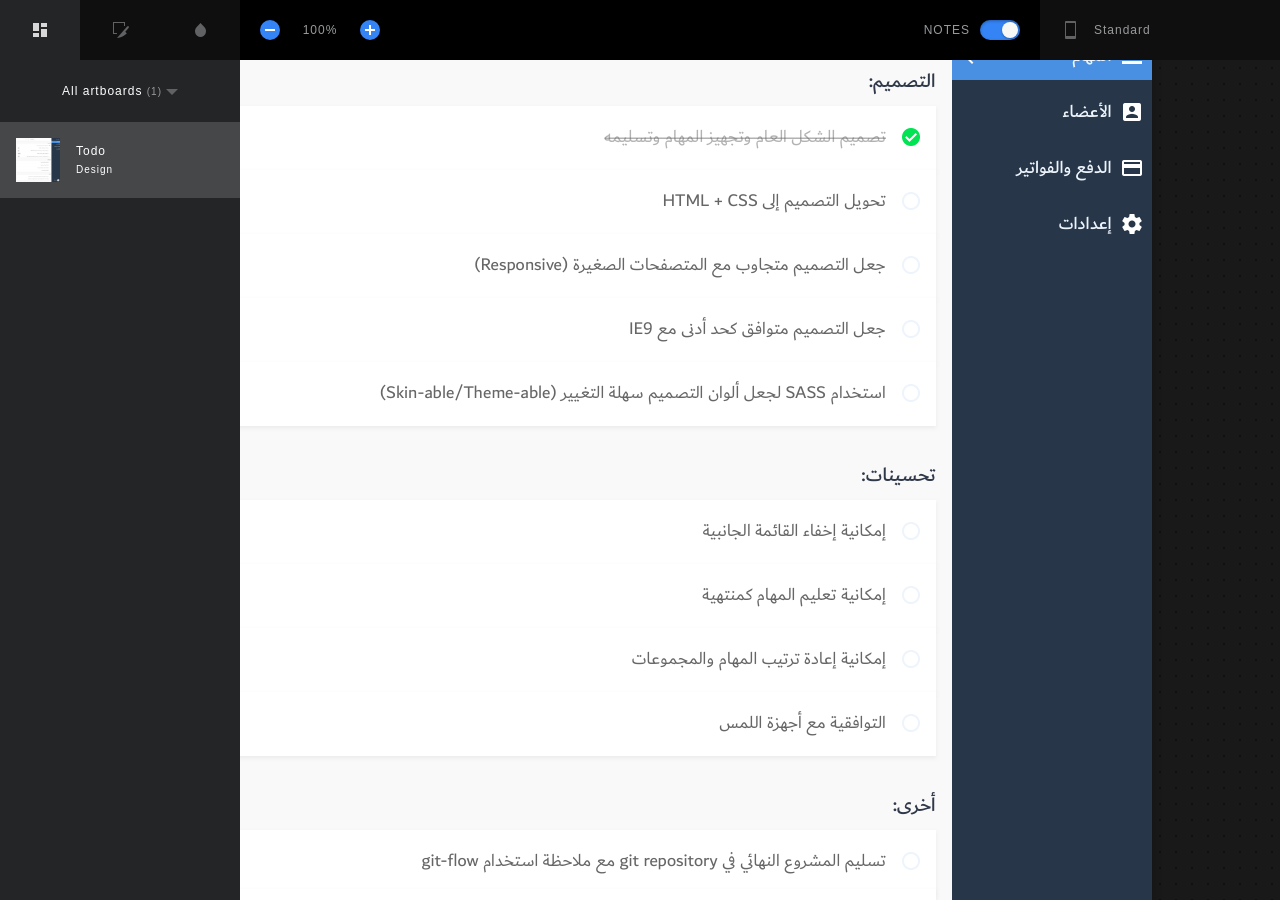
<file: index.html>
<!DOCTYPE html>
<html lang="en">
  <head>
    <meta charset="utf-8">
    <meta http-equiv="X-UA-Compatible" content="IE=edge">
    <meta name="viewport" content="width=device-width, initial-scale=1">
    <title>Spec Export - Sketch Measure 2.4</title>
    <style type="text/css">
    /*! normalize.css v4.1.1 | MIT License | github.com/necolas/normalize.css */html{font-family:sans-serif;-ms-text-size-adjust:100%;-webkit-text-size-adjust:100%}body{margin:0}article,aside,details,figcaption,figure,footer,header,main,menu,nav,section,summary{display:block}audio,canvas,progress,video{display:inline-block}audio:not([controls]){display:none;height:0}progress{vertical-align:baseline}template,[hidden]{display:none}a{background-color:transparent;-webkit-text-decoration-skip:objects}a:active,a:hover{outline-width:0}abbr[title]{border-bottom:0;text-decoration:underline;text-decoration:underline dotted}b,strong{font-weight:inherit}b,strong{font-weight:bolder}dfn{font-style:italic}h1{font-size:2em;margin:.67em 0}mark{background-color:#ff0;color:#000}small{font-size:80%}sub,sup{font-size:75%;line-height:0;position:relative;vertical-align:baseline}sub{bottom:-0.25em}sup{top:-0.5em}img{border-style:none}svg:not(:root){overflow:hidden}code,kbd,pre,samp{font-family:monospace,monospace;font-size:1em}figure{margin:1em 40px}hr{box-sizing:content-box;height:0;overflow:visible}button,input,select,textarea{font:inherit;margin:0}optgroup{font-weight:bold}button,input{overflow:visible}button,select{text-transform:none}button,html [type="button"],[type="reset"],[type="submit"]{-webkit-appearance:button}button::-moz-focus-inner,[type="button"]::-moz-focus-inner,[type="reset"]::-moz-focus-inner,[type="submit"]::-moz-focus-inner{border-style:none;padding:0}button:-moz-focusring,[type="button"]:-moz-focusring,[type="reset"]:-moz-focusring,[type="submit"]:-moz-focusring{outline:1px dotted ButtonText}fieldset{border:1px solid silver;margin:0 2px;padding:.35em .625em .75em}legend{box-sizing:border-box;color:inherit;display:table;max-width:100%;padding:0;white-space:normal}textarea{overflow:auto}[type="checkbox"],[type="radio"]{box-sizing:border-box;padding:0}[type="number"]::-webkit-inner-spin-button,[type="number"]::-webkit-outer-spin-button{height:auto}[type="search"]{-webkit-appearance:textfield;outline-offset:-2px}[type="search"]::-webkit-search-cancel-button,[type="search"]::-webkit-search-decoration{-webkit-appearance:none}::-webkit-input-placeholder{color:inherit;opacity:.54}::-webkit-file-upload-button{-webkit-appearance:button;font:inherit}

*{box-sizing:border-box;}
::-webkit-scrollbar{width:8px;height:8px;background:#202123;border-radius:4px;}
::-webkit-scrollbar-thumb{border:1px solid rgba(255,255,255,.16);background-color:rgba(0,0,0,.64);border-radius:4px;}
::-webkit-scrollbar-corner,
::-webkit-resizer{background:#202123;}
html{width:100vw;height:100vh;overflow:hidden;}
body{-webkit-user-select:none;width:100vw;height:100vh;min-width:1024px;font-family:HelveticaNeue,Helvetica,Arial,sans-serif;font-size:12px;color:#989A9C;background:#191919;letter-spacing:1px;overflow:hidden;}
header{position:relative;height:60px;display:flex;align-items:center;z-index:215;background:#000;}
header .header-center,header .header-left,header .header-right{width:240px;height:60px;background:#0F0F0F;}
header .header-center{display:flex;flex:1;background:#000;}
header .header-center .show-notes,header .header-center .zoom-widget{padding:20px;width:160px;}
header .header-center h1{flex:1;}
header .header-center .show-notes{text-align:right;line-height:20px;}
header .header-center .show-notes .slidebox{margin-left:10px;}
header .header-left{display:flex;}
.zoom-widget{display:flex;}
.zoom-widget button{position:relative;display:block;width:20px;height:20px;border-radius:10px;border:0;background:#3484F5;cursor:pointer;}
.zoom-widget button:after,.zoom-widget button:before{position:absolute;top:9px;left:5px;content:"";display:block;width:10px;height:2px;background:#FFF;}
.zoom-widget button:after{top:5px;left:9px;width:2px;height:10px;}
.zoom-widget button:disabled{background:#222;cursor:default;}
.zoom-widget button:disabled:after,.zoom-widget button:disabled:before{background:#606264;}
.zoom-widget button.zoom-in:after{display:none;}
.zoom-widget .zoom-text{display:block;text-align:center;line-height:20px;flex:1;}
.unit-box{height:60px;}
.unit-box .overlay{content:"";position:absolute;top:60px;left:0;width:100vw;height:calc(100vh - 60px);display:none;background:rgba(0,0,0,.56);z-index:1;}
.unit-box:focus .overlay{display:block;}
.unit-box:focus{height:auto;outline:0;}
.unit-box h3,.unit-box p{position:relative;margin:0;padding:20px 20px 20px 54px;display:block;height:100%;line-height:20px;font-size:12px;font-weight:400;cursor:pointer;}
.unit-box h3,.unit-box:focus p{display:none;}
.unit-box h3:before,.unit-box p:before{position:absolute;top:18px;left:18px;content:"";display:block;width:24px;height:24px;background:url([data-uri]) no-repeat;background-size:24px 24px;}
.unit-box ul{position:absolute;margin:1px 0 0 240px;padding:0;list-style:none;background:#0F0F0F;width:240px;height:calc(100vh - 61px);overflow:auto;display:block;transition:all .15s ease;z-index:2;}
.unit-box:focus h3{color:#3A3A3A;display:block;}
.unit-box:focus ul{margin:1px 0 0;}
.unit-box .sub-title,.unit-box label{display:flex;padding:14px 20px;}
.unit-box label{cursor:pointer;}
.unit-box li:hover label{color:#FFF;}
.page-list label span,.unit-box label span{flex:1;}
.page-list input,.unit-box input{position:absolute;visibility:hidden;}
.page-list span:before,.unit-box span:before{float:right;display:block;content:"";width:16px;height:16px;}
.page-list input:checked+span:before,.page-list label:hover span:before,.unit-box input:checked+span:before,.unit-box label:hover span:before{background-image:url([data-uri]);background-size:50px 100px;}
.page-list label:hover span:before,.unit-box label:hover span:before{background-position:0 -50px;}
.page-list input:checked+span:before,.unit-box input:checked+span:before{background-position:0 0;}
.unit-box .sub-title{font-size:12px;background:#000;color:#3A3A3A;}
main{position:relative;height:calc(100vh - 60px);}
.inspector,.navbar{position:absolute;top:0;bottom:0;display:flex;width:240px;background:#232527;z-index:5;}
.inspector{transition:all .15s ease;right:-240px;display:block;}
.inspector.active{right:0;}
.navbar{left:-240px;width:240px;transition:all .15s ease;}
.navbar.on{left:0;}
.navbar nav{width:40px;background:#000204;}
.navbar section{flex:1;}
.tab{margin:0;padding:0;display:flex;width:100%;list-style:none;}
.tab li{display:flex;flex:1;height:60px;cursor:pointer;font-size:12px;justify-content:center;align-items:center;}
.tab li.current{background-color:#232527;}
.tab li:before{content:"";width:40px;height:40px;background:url([data-uri]) no-repeat -50px 0;background-size:100px 150px;overflow:hidden;}
.tab li.current:before{background-position-x:0;}
.tab li.icon-slices:before{background-position-y:-50px;}
.tab li.icon-colors:before{background-position-y:-100px;}
#inspector .code-item{display:none!important;}
#inspector .code-item textarea{padding: 16px;}
#inspector .code-item.select{display: block!important;}
#inspector .tab li{height:40px;}
#inspector .tab li:before{background-image:url([data-uri]);
}
#inspector .tab li.select{background-color:rgba(255,255,255,.05);}
#inspector .tab li.select:before{background-position-x: 0;}
#inspector .tab li.icon-android-panel:before {background-position-y: -50px;}
#inspector .tab li.icon-ios-panel:before {background-position-y: -100px;}
.screen-viewer{position:absolute;width:100vw;height:calc(100vh - 60px);background:#191919 url([data-uri]);background-size:16px 16px;overflow:auto;}
.screen-viewer,.screen-viewer .overlay{position:absolute;width:100vw;height:calc(100vh - 60px);background:#191919 url([data-uri]);background-size:16px 16px;overflow:auto;}
.screen-viewer .overlay{display:none;position:fixed;top:60px;left:0;background:transparent;overflow:hidden;z-index:2;cursor:none;}
.screen-viewer.moving-screen .overlay{display:block;}
.screen-viewer-inner{position:relative;margin:0 auto;}
.screen{margin:0 auto;position:absolute;left:50%;top:50%;background:#FFF;box-shadow:0 2px 10px 0 rgba(0,0,0,.2);transition:all .15s ease;}
.layer{position:absolute;cursor:pointer;}
.hover,.selected{border:1px solid #EE6723;}
.has-slice{border:1px dashed #EE6723;background:rgba(255,85,0,.32);}
.layer b,.layer i{position:absolute;width:5px;height:5px;background:#FFF;border:1px solid #EE6723;border-radius:50%;overflow:hidden;display:none;}
.layer b{width:3px;height:3px;background:#EE6723;}
.selected i{display:block;}
.distance.h div[data-width]:before,.distance.v div[data-height]:before,.selected:after,.selected:before{position:absolute;display:block;left:50%;top:-23px;transform:translateX(-50%);content:attr(data-width);font-size:12px;color:#FFF;height:12px;line-height:12px;padding:4px;background:#EE6723;border-radius:2px;z-index:1;}
.percentage-mode .distance.h div[data-width]:before,.percentage-mode .distance.v div[data-height]:before,.percentage-mode .selected:after,.percentage-mode .selected:before{content:attr(percentage-width);}
.selected.hidden:after,.selected.hidden:before{display:none;}
.distance.v div[data-height]:before,.selected:after{content:attr(data-height);left:auto;right:0;top:50%;transform:translateX(calc(100% + 3px)) translateY(-50%);}
.percentage-mode .distance.v div[data-height]:before,.percentage-mode .selected:after{content:attr(percentage-height);}
.layer .tl{top:-3px;left:-3px;}
.layer .tr{top:-3px;right:-3px;}
.layer .bl{bottom:-3px;left:-3px;}
.layer .br{bottom:-3px;right:-3px;}
.hover{border:1px solid #419bf9;}
.selected{border:1px solid #EE6723;}
.ruler{position:absolute;width:100%;height:100%;border:1px dashed #419bf9;}
.ruler.h{border-left:0;border-right:0;}
.ruler.v{border-top:0;border-bottom:0;}
.distance,.distance div,.distance div:before,.distance:after,.distance:before{position:absolute;}
.distance.v,.distance.v div{width:1px;}
.distance.h,.distance.h div{height:1px;}
.distance.v div{top:0;bottom:0;background:#EE6723;}
.distance.h div{left:0;right:0;background:#EE6723;}
.distance.v:after,.distance.v:before{content:"";top:0;left:-2px;width:5px;height:1px;background:#EE6723;}
.distance.h:after,.distance.h:before{content:"";top:-2px;left:0;width:1px;height:5px;background:#EE6723;}
.distance.v:after{top:auto;bottom:0;}
.distance.h:after{left:auto;right:0;}
.note{position:absolute;margin:-12px 0 0 -12px;width:24px;height:24px;background:#F5A623;border-radius:50%;border:2px solid #FFF;box-shadow:0 0 3px rgba(0,0,0,.24);}
.note:before{content:attr(data-index);font-size:12px;display:block;color:#FFF;text-align:center;width:100%;height:100%;line-height:20px;}
.note:hover{box-shadow:0 0 3px rgba(0,0,0,.64);}
.note div{position:absolute;top:50%;left:30px;border-radius:4px;padding:8px;background:#FFF;box-shadow:0 0 3px rgba(0,0,0,.5);-webkit-user-select:text;color:#222;transform:translateY(-50%);z-index:2;}
.note div:before{content:"";position:absolute;left:-7px;top:50%;width:8px;height:14px;background:url([data-uri]) no-repeat;background-size:8px 14px;transform:translateY(-50%);}
.slidebox{position:relative;width:40px;height:20px;display:inline-block;}
.slidebox input{visibility:hidden;}
.slidebox label{position:absolute;top:0;left:0;width:40px;height:20px;background:#898989;box-shadow:inset 0 1px 3px 0 rgba(0,0,0,.3);border-radius:10px;cursor:pointer;transition:all .2s ease;}
.slidebox label:after{position:absolute;content:"";top:2px;left:2px;width:16px;height:16px;background-image:linear-gradient(-180deg,#F8F9F6 0,#F5F5F5 100%);box-shadow:0 1px 2px 0 rgba(0,0,0,.3);border-radius:8px;transition:all .15s ease;}
.slidebox input[type=checkbox]:checked+label{background:#3484F5;}
.slidebox input[type=checkbox]:checked+label:after{left:22px;}
.inspector{overflow:auto;}
.inspector h2,.inspector h3{margin:0;padding:0;font-weight:400;}
.inspector h2{font-size:12px;line-height:24px;padding:12px 16px;text-align:center;}
.inspector h3{height:32px;font-size:12px;line-height:32px;padding:0 16px;background-image:linear-gradient(90deg,rgba(0,4,9,.32) 0,rgba(0,2,4,0) 100%);}
.inspector .context{padding:16px;}
.inspector .color,.inspector .item{display:flex;margin:0 0 8px;}
.inspector .item[data-label]:before{content:attr(data-label);display:block;width:70px;font-size:12px;height:24px;line-height:24px;}
.inspector .color:last-child,.inspector .item:last-child{margin:0;}
.inspector .item div,.inspector .item label{flex:1;}
.inspector .item label{padding:0 4px;}
.inspector .item label:first-child{padding:0 4px 0 0;}
.inspector .item label:last-child{padding:0 0 0 4px;}
.inspector .item label:only-child{padding:0;}
.inspector .item label[data-label]:after{content:attr(data-label);font-size:10px;text-align:center;display:block;margin:2px 0 0;}
.inspector input,.inspector textarea{padding:3px 4px;width:100%;background:rgba(255,255,255,.05);border-radius:2px;border:0;line-height:18px;height:24px;font-size:12px;color:#FFF;text-align:center;outline:0;resize:none;}
.inspector textarea{min-width:100%;height:auto;text-align:left;}
.context h4{font-size:12px;font-weight:400;position:0;margin:0 0 16px;color:#FFF;}
.context h4:before{margin:0 10px 0 0;display:inline-block;content:"";width:8px;height:8px;border-radius:1px;background:#3484F5;}
.context .colors{margin:0 0 8px;}
.context .colors:last-child,.context .items-group:last-child{margin:0;}
.context .items-group{margin:0 0 24px;}
.inspector .color{display:block;}
.inspector .color[data-name]:after{content:attr(data-name);font-size:10px;text-align:center;padding:0 0 0 24px;display:block;margin:2px 0 0;}
.inspector .color label,.inspector .color label em,.inspector .color label em i{position:absolute;display:block;width:24px;height:24px;padding:0;}
.inspector .color label em{position:relative;background-color:#fff;background-image:linear-gradient(45deg,#dddadc 25%,transparent 25%,transparent 75%,#dddadc 75%,#dddadc),linear-gradient(45deg,#dddadc 25%,transparent 25%,transparent 75%,#dddadc 75%,#dddadc);background-size:12px 12px;background-position:0 0,6px 6px;border-radius:2px 0 0 2px;overflow:hidden;}
.inspector .color label em i{position:relative;}
.inspector .item .color input{text-align:center;}
.inspector .color input{padding-left:32px;width:100%;text-align:left;}
.gradient .color label:before{position:absolute;top:12px;left:11px;content:"";width:2px;height:32px;background:#FFF;z-index:2;box-shadow:0 0 2px 1px rgba(0,0,0,.2);}
.gradient .color label:after{position:absolute;top:8px;left:8px;content:"";width:8px;height:8px;background:#FFF;z-index:3;border-radius:4px;box-shadow:0 0 2px 1px rgba(0,0,0,.2);}
.gradient .color[data-name] label:before{height:42px;}
.gradient .color:last-child label:before{display:none;}
.navbar section{position:relative;overflow:auto;}
.artboard-list,.asset-list,.color-list{margin:0;padding:0;list-style:none;}
.artboard-list li{padding:16px;display:flex;cursor:pointer;}
.artboard-list li:hover,.asset-list li:hover,.color-list li:hover{background:#191A1E;}
.artboard-list li.active{background:#454748;}
.preview-img{display:block;width:44px;height:44px;text-align:center;background:rgba(0,0,0,.32);}
.preview-img:before{content:' ';display:inline-block;vertical-align:middle;height:100%;}
.preview-img img{max-width:44px;max-height:44px;background:#FFF;vertical-align:middle;}
.pages-select{padding:24px;position:relative;}
.pages-select h3{margin:0;text-align:center;font-size:12px;font-weight:400;color:#FFF;cursor:pointer;}
.page-list em,.pages-select h3 em{font-style:normal;font-size:10px;color:#989A9C;}
.pages-select h3:after{content:"";margin:0 0 0 4px;width:12px;height:6px;display:inline-block;background:url([data-uri]) no-repeat;background-size:12px 6px;}
.pages-select .page-list{display:none;position:absolute;left:50%;transform:translateX(-50%);margin:-32px 0 0;padding:8px;border-radius:4px;list-style:none;width:180px;background:#0F0F0F;box-shadow:0 2px 10px 0 rgba(0,0,0,.8);}
.pages-select:focus{outline:0;}
.pages-select:focus .page-list{display:block;}
.pages-select .page-list label{padding:10px;cursor:pointer;}
.pages-select .page-list label,.pages-select .page-list span{display:block;}
.page-list span:before{position:absolute;right:8px;}
.exportable{margin:0;padding:0;list-style:none;background:#191A1E;border:1px solid #2D2F31;border-radius:4px;}
.exportable li{position:relative;padding:0 8px;height:32px;line-height:32px;border-bottom:1px solid #222;white-space:nowrap;text-overflow:ellipsis;}
.exportable li a{color:#FFF;text-decoration:none;outline:0;}
.exportable li:last-child{border:0;}
.exportable img{position:absolute;top:0;left:0;width:100%;height:100%;opacity:0;}
.asset-list li,.color-list li{padding:24px;display:flex;cursor:pointer;}
.color-list li{cursor:default;}
.asset-list li picture,.color-list li em{position:relative;display:block;text-align:center;width:32px;height:32px;background-color:#4A4A4A;background-image:linear-gradient(45deg,#000 25%,transparent 25%,transparent 75%,#000 75%,#000),linear-gradient(45deg,#000 25%,transparent 25%,transparent 75%,#000 75%,#000);background-size:8px 8px;background-position:0 0,4px 4px;border-radius:2px;}
.color-list li em{background-color:#fff;background-image:linear-gradient(45deg,#dddadc 25%,transparent 25%,transparent 75%,#dddadc 75%,#dddadc),linear-gradient(45deg,#dddadc 25%,transparent 25%,transparent 75%,#dddadc 75%,#dddadc);border-radius:50%;overflow:hidden;}
.color-list li em i{position:absolute;top:0;left:0;right:0;bottom:0;}
.artboard-list li div,.asset-list li div,.color-list li div{padding:0 0 0 16px;flex:1;}
.artboard-list li div{padding:6px 0 4px 16px;}
.asset-list li picture:before{content:"";display:inline-block;height:100%;vertical-align:middle;}
.asset-list li picture img{vertical-align:middle;max-width:28px;max-height:28px;}
.asset-list li picture:after{content:"";position:absolute;top:0;left:0;right:0;bottom:0;}
.artboard-list h3, .asset-list h3,.color-list h3{margin:0 0 4px;padding:0;color:#FFF;font-size:12px;font-weight:400;overflow:hidden;text-overflow:ellipsis;}
.artboard-list small, .asset-list small,.color-list small{font-size:10px;}
.artboard-list li.active small{color:#FFF;}
.empty{position:absolute;top:30%;left:0;right:0;transform:translateY(-50%);vertical-align:middle;text-align:center;}
.message{position:absolute;top:50%;left:50%;padding:10px 20px;max-width:320px;transform:translateX(-50%) translateY(-50%);text-align:center;border-radius:4px;background:rgba(0,0,0,.96);border: 1px solid rgba(255,255,255,.16);color:#FFF;box-shadow:0 2px 10px rgba(0,0,0,.32);z-index:9;display:none;}
.cursor{position:absolute;display:none;margin:-8px 0 0 -8px;top:50%;left:50%;width:16px;height:17px;background-size:16px 17px;background-image: url('[data-uri]');background-repeat:no-repeat;cursor:none;z-index:1;
}
.cursor.show{display:block;}
.cursor.moving{background-image: url('[data-uri]');}
    </style>
    <script type="text/javascript">
    <!--
    /*! jQuery v3.0.0 | (c) jQuery Foundation | jquery.org/license */
!function(a,b){"use strict";"object"==typeof module&&"object"==typeof module.exports?module.exports=a.document?b(a,!0):function(a){if(!a.document)throw new Error("jQuery requires a window with a document");return b(a)}:b(a)}("undefined"!=typeof window?window:this,function(a,b){"use strict";var c=[],d=a.document,e=Object.getPrototypeOf,f=c.slice,g=c.concat,h=c.push,i=c.indexOf,j={},k=j.toString,l=j.hasOwnProperty,m=l.toString,n=m.call(Object),o={};function p(a,b){b=b||d;var c=b.createElement("script");c.text=a,b.head.appendChild(c).parentNode.removeChild(c)}var q="3.0.0",r=function(a,b){return new r.fn.init(a,b)},s=/^[\s\uFEFF\xA0]+|[\s\uFEFF\xA0]+$/g,t=/^-ms-/,u=/-([a-z])/g,v=function(a,b){return b.toUpperCase()};r.fn=r.prototype={jquery:q,constructor:r,length:0,toArray:function(){return f.call(this)},get:function(a){return null!=a?0>a?this[a+this.length]:this[a]:f.call(this)},pushStack:function(a){var b=r.merge(this.constructor(),a);return b.prevObject=this,b},each:function(a){return r.each(this,a)},map:function(a){return this.pushStack(r.map(this,function(b,c){return a.call(b,c,b)}))},slice:function(){return this.pushStack(f.apply(this,arguments))},first:function(){return this.eq(0)},last:function(){return this.eq(-1)},eq:function(a){var b=this.length,c=+a+(0>a?b:0);return this.pushStack(c>=0&&b>c?[this[c]]:[])},end:function(){return this.prevObject||this.constructor()},push:h,sort:c.sort,splice:c.splice},r.extend=r.fn.extend=function(){var a,b,c,d,e,f,g=arguments[0]||{},h=1,i=arguments.length,j=!1;for("boolean"==typeof g&&(j=g,g=arguments[h]||{},h++),"object"==typeof g||r.isFunction(g)||(g={}),h===i&&(g=this,h--);i>h;h++)if(null!=(a=arguments[h]))for(b in a)c=g[b],d=a[b],g!==d&&(j&&d&&(r.isPlainObject(d)||(e=r.isArray(d)))?(e?(e=!1,f=c&&r.isArray(c)?c:[]):f=c&&r.isPlainObject(c)?c:{},g[b]=r.extend(j,f,d)):void 0!==d&&(g[b]=d));return g},r.extend({expando:"jQuery"+(q+Math.random()).replace(/\D/g,""),isReady:!0,error:function(a){throw new Error(a)},noop:function(){},isFunction:function(a){return"function"===r.type(a)},isArray:Array.isArray,isWindow:function(a){return null!=a&&a===a.window},isNumeric:function(a){var b=r.type(a);return("number"===b||"string"===b)&&!isNaN(a-parseFloat(a))},isPlainObject:function(a){var b,c;return a&&"[object Object]"===k.call(a)?(b=e(a))?(c=l.call(b,"constructor")&&b.constructor,"function"==typeof c&&m.call(c)===n):!0:!1},isEmptyObject:function(a){var b;for(b in a)return!1;return!0},type:function(a){return null==a?a+"":"object"==typeof a||"function"==typeof a?j[k.call(a)]||"object":typeof a},globalEval:function(a){p(a)},camelCase:function(a){return a.replace(t,"ms-").replace(u,v)},nodeName:function(a,b){return a.nodeName&&a.nodeName.toLowerCase()===b.toLowerCase()},each:function(a,b){var c,d=0;if(w(a)){for(c=a.length;c>d;d++)if(b.call(a[d],d,a[d])===!1)break}else for(d in a)if(b.call(a[d],d,a[d])===!1)break;return a},trim:function(a){return null==a?"":(a+"").replace(s,"")},makeArray:function(a,b){var c=b||[];return null!=a&&(w(Object(a))?r.merge(c,"string"==typeof a?[a]:a):h.call(c,a)),c},inArray:function(a,b,c){return null==b?-1:i.call(b,a,c)},merge:function(a,b){for(var c=+b.length,d=0,e=a.length;c>d;d++)a[e++]=b[d];return a.length=e,a},grep:function(a,b,c){for(var d,e=[],f=0,g=a.length,h=!c;g>f;f++)d=!b(a[f],f),d!==h&&e.push(a[f]);return e},map:function(a,b,c){var d,e,f=0,h=[];if(w(a))for(d=a.length;d>f;f++)e=b(a[f],f,c),null!=e&&h.push(e);else for(f in a)e=b(a[f],f,c),null!=e&&h.push(e);return g.apply([],h)},guid:1,proxy:function(a,b){var c,d,e;return"string"==typeof b&&(c=a[b],b=a,a=c),r.isFunction(a)?(d=f.call(arguments,2),e=function(){return a.apply(b||this,d.concat(f.call(arguments)))},e.guid=a.guid=a.guid||r.guid++,e):void 0},now:Date.now,support:o}),"function"==typeof Symbol&&(r.fn[Symbol.iterator]=c[Symbol.iterator]),r.each("Boolean Number String Function Array Date RegExp Object Error Symbol".split(" "),function(a,b){j["[object "+b+"]"]=b.toLowerCase()});function w(a){var b=!!a&&"length"in a&&a.length,c=r.type(a);return"function"===c||r.isWindow(a)?!1:"array"===c||0===b||"number"==typeof b&&b>0&&b-1 in a}var x=function(a){var b,c,d,e,f,g,h,i,j,k,l,m,n,o,p,q,r,s,t,u="sizzle"+1*new Date,v=a.document,w=0,x=0,y=ha(),z=ha(),A=ha(),B=function(a,b){return a===b&&(l=!0),0},C={}.hasOwnProperty,D=[],E=D.pop,F=D.push,G=D.push,H=D.slice,I=function(a,b){for(var c=0,d=a.length;d>c;c++)if(a[c]===b)return c;return-1},J="checked|selected|async|autofocus|autoplay|controls|defer|disabled|hidden|ismap|loop|multiple|open|readonly|required|scoped",K="[\\x20\\t\\r\\n\\f]",L="(?:\\\\.|[\\w-]|[^\x00-\\xa0])+",M="\\["+K+"*("+L+")(?:"+K+"*([*^$|!~]?=)"+K+"*(?:'((?:\\\\.|[^\\\\'])*)'|\"((?:\\\\.|[^\\\\\"])*)\"|("+L+"))|)"+K+"*\\]",N=":("+L+")(?:\\((('((?:\\\\.|[^\\\\'])*)'|\"((?:\\\\.|[^\\\\\"])*)\")|((?:\\\\.|[^\\\\()[\\]]|"+M+")*)|.*)\\)|)",O=new RegExp(K+"+","g"),P=new RegExp("^"+K+"+|((?:^|[^\\\\])(?:\\\\.)*)"+K+"+$","g"),Q=new RegExp("^"+K+"*,"+K+"*"),R=new RegExp("^"+K+"*([>+~]|"+K+")"+K+"*"),S=new RegExp("="+K+"*([^\\]'\"]*?)"+K+"*\\]","g"),T=new RegExp(N),U=new RegExp("^"+L+"$"),V={ID:new RegExp("^#("+L+")"),CLASS:new RegExp("^\\.("+L+")"),TAG:new RegExp("^("+L+"|[*])"),ATTR:new RegExp("^"+M),PSEUDO:new RegExp("^"+N),CHILD:new RegExp("^:(only|first|last|nth|nth-last)-(child|of-type)(?:\\("+K+"*(even|odd|(([+-]|)(\\d*)n|)"+K+"*(?:([+-]|)"+K+"*(\\d+)|))"+K+"*\\)|)","i"),bool:new RegExp("^(?:"+J+")$","i"),needsContext:new RegExp("^"+K+"*[>+~]|:(even|odd|eq|gt|lt|nth|first|last)(?:\\("+K+"*((?:-\\d)?\\d*)"+K+"*\\)|)(?=[^-]|$)","i")},W=/^(?:input|select|textarea|button)$/i,X=/^h\d$/i,Y=/^[^{]+\{\s*\[native \w/,Z=/^(?:#([\w-]+)|(\w+)|\.([\w-]+))$/,$=/[+~]/,_=new RegExp("\\\\([\\da-f]{1,6}"+K+"?|("+K+")|.)","ig"),aa=function(a,b,c){var d="0x"+b-65536;return d!==d||c?b:0>d?String.fromCharCode(d+65536):String.fromCharCode(d>>10|55296,1023&d|56320)},ba=/([\0-\x1f\x7f]|^-?\d)|^-$|[^\x80-\uFFFF\w-]/g,ca=function(a,b){return b?"\x00"===a?"\ufffd":a.slice(0,-1)+"\\"+a.charCodeAt(a.length-1).toString(16)+" ":"\\"+a},da=function(){m()},ea=ta(function(a){return a.disabled===!0},{dir:"parentNode",next:"legend"});try{G.apply(D=H.call(v.childNodes),v.childNodes),D[v.childNodes.length].nodeType}catch(fa){G={apply:D.length?function(a,b){F.apply(a,H.call(b))}:function(a,b){var c=a.length,d=0;while(a[c++]=b[d++]);a.length=c-1}}}function ga(a,b,d,e){var f,h,j,k,l,o,r,s=b&&b.ownerDocument,w=b?b.nodeType:9;if(d=d||[],"string"!=typeof a||!a||1!==w&&9!==w&&11!==w)return d;if(!e&&((b?b.ownerDocument||b:v)!==n&&m(b),b=b||n,p)){if(11!==w&&(l=Z.exec(a)))if(f=l[1]){if(9===w){if(!(j=b.getElementById(f)))return d;if(j.id===f)return d.push(j),d}else if(s&&(j=s.getElementById(f))&&t(b,j)&&j.id===f)return d.push(j),d}else{if(l[2])return G.apply(d,b.getElementsByTagName(a)),d;if((f=l[3])&&c.getElementsByClassName&&b.getElementsByClassName)return G.apply(d,b.getElementsByClassName(f)),d}if(c.qsa&&!A[a+" "]&&(!q||!q.test(a))){if(1!==w)s=b,r=a;else if("object"!==b.nodeName.toLowerCase()){(k=b.getAttribute("id"))?k=k.replace(ba,ca):b.setAttribute("id",k=u),o=g(a),h=o.length;while(h--)o[h]="#"+k+" "+sa(o[h]);r=o.join(","),s=$.test(a)&&qa(b.parentNode)||b}if(r)try{return G.apply(d,s.querySelectorAll(r)),d}catch(x){}finally{k===u&&b.removeAttribute("id")}}}return i(a.replace(P,"$1"),b,d,e)}function ha(){var a=[];function b(c,e){return a.push(c+" ")>d.cacheLength&&delete b[a.shift()],b[c+" "]=e}return b}function ia(a){return a[u]=!0,a}function ja(a){var b=n.createElement("fieldset");try{return!!a(b)}catch(c){return!1}finally{b.parentNode&&b.parentNode.removeChild(b),b=null}}function ka(a,b){var c=a.split("|"),e=c.length;while(e--)d.attrHandle[c[e]]=b}function la(a,b){var c=b&&a,d=c&&1===a.nodeType&&1===b.nodeType&&a.sourceIndex-b.sourceIndex;if(d)return d;if(c)while(c=c.nextSibling)if(c===b)return-1;return a?1:-1}function ma(a){return function(b){var c=b.nodeName.toLowerCase();return"input"===c&&b.type===a}}function na(a){return function(b){var c=b.nodeName.toLowerCase();return("input"===c||"button"===c)&&b.type===a}}function oa(a){return function(b){return"label"in b&&b.disabled===a||"form"in b&&b.disabled===a||"form"in b&&b.disabled===!1&&(b.isDisabled===a||b.isDisabled!==!a&&("label"in b||!ea(b))!==a)}}function pa(a){return ia(function(b){return b=+b,ia(function(c,d){var e,f=a([],c.length,b),g=f.length;while(g--)c[e=f[g]]&&(c[e]=!(d[e]=c[e]))})})}function qa(a){return a&&"undefined"!=typeof a.getElementsByTagName&&a}c=ga.support={},f=ga.isXML=function(a){var b=a&&(a.ownerDocument||a).documentElement;return b?"HTML"!==b.nodeName:!1},m=ga.setDocument=function(a){var b,e,g=a?a.ownerDocument||a:v;return g!==n&&9===g.nodeType&&g.documentElement?(n=g,o=n.documentElement,p=!f(n),v!==n&&(e=n.defaultView)&&e.top!==e&&(e.addEventListener?e.addEventListener("unload",da,!1):e.attachEvent&&e.attachEvent("onunload",da)),c.attributes=ja(function(a){return a.className="i",!a.getAttribute("className")}),c.getElementsByTagName=ja(function(a){return a.appendChild(n.createComment("")),!a.getElementsByTagName("*").length}),c.getElementsByClassName=Y.test(n.getElementsByClassName),c.getById=ja(function(a){return o.appendChild(a).id=u,!n.getElementsByName||!n.getElementsByName(u).length}),c.getById?(d.find.ID=function(a,b){if("undefined"!=typeof b.getElementById&&p){var c=b.getElementById(a);return c?[c]:[]}},d.filter.ID=function(a){var b=a.replace(_,aa);return function(a){return a.getAttribute("id")===b}}):(delete d.find.ID,d.filter.ID=function(a){var b=a.replace(_,aa);return function(a){var c="undefined"!=typeof a.getAttributeNode&&a.getAttributeNode("id");return c&&c.value===b}}),d.find.TAG=c.getElementsByTagName?function(a,b){return"undefined"!=typeof b.getElementsByTagName?b.getElementsByTagName(a):c.qsa?b.querySelectorAll(a):void 0}:function(a,b){var c,d=[],e=0,f=b.getElementsByTagName(a);if("*"===a){while(c=f[e++])1===c.nodeType&&d.push(c);return d}return f},d.find.CLASS=c.getElementsByClassName&&function(a,b){return"undefined"!=typeof b.getElementsByClassName&&p?b.getElementsByClassName(a):void 0},r=[],q=[],(c.qsa=Y.test(n.querySelectorAll))&&(ja(function(a){o.appendChild(a).innerHTML="<a id='"+u+"'></a><select id='"+u+"-\r\\' msallowcapture=''><option selected=''></option></select>",a.querySelectorAll("[msallowcapture^='']").length&&q.push("[*^$]="+K+"*(?:''|\"\")"),a.querySelectorAll("[selected]").length||q.push("\\["+K+"*(?:value|"+J+")"),a.querySelectorAll("[id~="+u+"-]").length||q.push("~="),a.querySelectorAll(":checked").length||q.push(":checked"),a.querySelectorAll("a#"+u+"+*").length||q.push(".#.+[+~]")}),ja(function(a){a.innerHTML="<a href='' disabled='disabled'></a><select disabled='disabled'><option/></select>";var b=n.createElement("input");b.setAttribute("type","hidden"),a.appendChild(b).setAttribute("name","D"),a.querySelectorAll("[name=d]").length&&q.push("name"+K+"*[*^$|!~]?="),2!==a.querySelectorAll(":enabled").length&&q.push(":enabled",":disabled"),o.appendChild(a).disabled=!0,2!==a.querySelectorAll(":disabled").length&&q.push(":enabled",":disabled"),a.querySelectorAll("*,:x"),q.push(",.*:")})),(c.matchesSelector=Y.test(s=o.matches||o.webkitMatchesSelector||o.mozMatchesSelector||o.oMatchesSelector||o.msMatchesSelector))&&ja(function(a){c.disconnectedMatch=s.call(a,"*"),s.call(a,"[s!='']:x"),r.push("!=",N)}),q=q.length&&new RegExp(q.join("|")),r=r.length&&new RegExp(r.join("|")),b=Y.test(o.compareDocumentPosition),t=b||Y.test(o.contains)?function(a,b){var c=9===a.nodeType?a.documentElement:a,d=b&&b.parentNode;return a===d||!(!d||1!==d.nodeType||!(c.contains?c.contains(d):a.compareDocumentPosition&&16&a.compareDocumentPosition(d)))}:function(a,b){if(b)while(b=b.parentNode)if(b===a)return!0;return!1},B=b?function(a,b){if(a===b)return l=!0,0;var d=!a.compareDocumentPosition-!b.compareDocumentPosition;return d?d:(d=(a.ownerDocument||a)===(b.ownerDocument||b)?a.compareDocumentPosition(b):1,1&d||!c.sortDetached&&b.compareDocumentPosition(a)===d?a===n||a.ownerDocument===v&&t(v,a)?-1:b===n||b.ownerDocument===v&&t(v,b)?1:k?I(k,a)-I(k,b):0:4&d?-1:1)}:function(a,b){if(a===b)return l=!0,0;var c,d=0,e=a.parentNode,f=b.parentNode,g=[a],h=[b];if(!e||!f)return a===n?-1:b===n?1:e?-1:f?1:k?I(k,a)-I(k,b):0;if(e===f)return la(a,b);c=a;while(c=c.parentNode)g.unshift(c);c=b;while(c=c.parentNode)h.unshift(c);while(g[d]===h[d])d++;return d?la(g[d],h[d]):g[d]===v?-1:h[d]===v?1:0},n):n},ga.matches=function(a,b){return ga(a,null,null,b)},ga.matchesSelector=function(a,b){if((a.ownerDocument||a)!==n&&m(a),b=b.replace(S,"='$1']"),c.matchesSelector&&p&&!A[b+" "]&&(!r||!r.test(b))&&(!q||!q.test(b)))try{var d=s.call(a,b);if(d||c.disconnectedMatch||a.document&&11!==a.document.nodeType)return d}catch(e){}return ga(b,n,null,[a]).length>0},ga.contains=function(a,b){return(a.ownerDocument||a)!==n&&m(a),t(a,b)},ga.attr=function(a,b){(a.ownerDocument||a)!==n&&m(a);var e=d.attrHandle[b.toLowerCase()],f=e&&C.call(d.attrHandle,b.toLowerCase())?e(a,b,!p):void 0;return void 0!==f?f:c.attributes||!p?a.getAttribute(b):(f=a.getAttributeNode(b))&&f.specified?f.value:null},ga.escape=function(a){return(a+"").replace(ba,ca)},ga.error=function(a){throw new Error("Syntax error, unrecognized expression: "+a)},ga.uniqueSort=function(a){var b,d=[],e=0,f=0;if(l=!c.detectDuplicates,k=!c.sortStable&&a.slice(0),a.sort(B),l){while(b=a[f++])b===a[f]&&(e=d.push(f));while(e--)a.splice(d[e],1)}return k=null,a},e=ga.getText=function(a){var b,c="",d=0,f=a.nodeType;if(f){if(1===f||9===f||11===f){if("string"==typeof a.textContent)return a.textContent;for(a=a.firstChild;a;a=a.nextSibling)c+=e(a)}else if(3===f||4===f)return a.nodeValue}else while(b=a[d++])c+=e(b);return c},d=ga.selectors={cacheLength:50,createPseudo:ia,match:V,attrHandle:{},find:{},relative:{">":{dir:"parentNode",first:!0}," ":{dir:"parentNode"},"+":{dir:"previousSibling",first:!0},"~":{dir:"previousSibling"}},preFilter:{ATTR:function(a){return a[1]=a[1].replace(_,aa),a[3]=(a[3]||a[4]||a[5]||"").replace(_,aa),"~="===a[2]&&(a[3]=" "+a[3]+" "),a.slice(0,4)},CHILD:function(a){return a[1]=a[1].toLowerCase(),"nth"===a[1].slice(0,3)?(a[3]||ga.error(a[0]),a[4]=+(a[4]?a[5]+(a[6]||1):2*("even"===a[3]||"odd"===a[3])),a[5]=+(a[7]+a[8]||"odd"===a[3])):a[3]&&ga.error(a[0]),a},PSEUDO:function(a){var b,c=!a[6]&&a[2];return V.CHILD.test(a[0])?null:(a[3]?a[2]=a[4]||a[5]||"":c&&T.test(c)&&(b=g(c,!0))&&(b=c.indexOf(")",c.length-b)-c.length)&&(a[0]=a[0].slice(0,b),a[2]=c.slice(0,b)),a.slice(0,3))}},filter:{TAG:function(a){var b=a.replace(_,aa).toLowerCase();return"*"===a?function(){return!0}:function(a){return a.nodeName&&a.nodeName.toLowerCase()===b}},CLASS:function(a){var b=y[a+" "];return b||(b=new RegExp("(^|"+K+")"+a+"("+K+"|$)"))&&y(a,function(a){return b.test("string"==typeof a.className&&a.className||"undefined"!=typeof a.getAttribute&&a.getAttribute("class")||"")})},ATTR:function(a,b,c){return function(d){var e=ga.attr(d,a);return null==e?"!="===b:b?(e+="","="===b?e===c:"!="===b?e!==c:"^="===b?c&&0===e.indexOf(c):"*="===b?c&&e.indexOf(c)>-1:"$="===b?c&&e.slice(-c.length)===c:"~="===b?(" "+e.replace(O," ")+" ").indexOf(c)>-1:"|="===b?e===c||e.slice(0,c.length+1)===c+"-":!1):!0}},CHILD:function(a,b,c,d,e){var f="nth"!==a.slice(0,3),g="last"!==a.slice(-4),h="of-type"===b;return 1===d&&0===e?function(a){return!!a.parentNode}:function(b,c,i){var j,k,l,m,n,o,p=f!==g?"nextSibling":"previousSibling",q=b.parentNode,r=h&&b.nodeName.toLowerCase(),s=!i&&!h,t=!1;if(q){if(f){while(p){m=b;while(m=m[p])if(h?m.nodeName.toLowerCase()===r:1===m.nodeType)return!1;o=p="only"===a&&!o&&"nextSibling"}return!0}if(o=[g?q.firstChild:q.lastChild],g&&s){m=q,l=m[u]||(m[u]={}),k=l[m.uniqueID]||(l[m.uniqueID]={}),j=k[a]||[],n=j[0]===w&&j[1],t=n&&j[2],m=n&&q.childNodes[n];while(m=++n&&m&&m[p]||(t=n=0)||o.pop())if(1===m.nodeType&&++t&&m===b){k[a]=[w,n,t];break}}else if(s&&(m=b,l=m[u]||(m[u]={}),k=l[m.uniqueID]||(l[m.uniqueID]={}),j=k[a]||[],n=j[0]===w&&j[1],t=n),t===!1)while(m=++n&&m&&m[p]||(t=n=0)||o.pop())if((h?m.nodeName.toLowerCase()===r:1===m.nodeType)&&++t&&(s&&(l=m[u]||(m[u]={}),k=l[m.uniqueID]||(l[m.uniqueID]={}),k[a]=[w,t]),m===b))break;return t-=e,t===d||t%d===0&&t/d>=0}}},PSEUDO:function(a,b){var c,e=d.pseudos[a]||d.setFilters[a.toLowerCase()]||ga.error("unsupported pseudo: "+a);return e[u]?e(b):e.length>1?(c=[a,a,"",b],d.setFilters.hasOwnProperty(a.toLowerCase())?ia(function(a,c){var d,f=e(a,b),g=f.length;while(g--)d=I(a,f[g]),a[d]=!(c[d]=f[g])}):function(a){return e(a,0,c)}):e}},pseudos:{not:ia(function(a){var b=[],c=[],d=h(a.replace(P,"$1"));return d[u]?ia(function(a,b,c,e){var f,g=d(a,null,e,[]),h=a.length;while(h--)(f=g[h])&&(a[h]=!(b[h]=f))}):function(a,e,f){return b[0]=a,d(b,null,f,c),b[0]=null,!c.pop()}}),has:ia(function(a){return function(b){return ga(a,b).length>0}}),contains:ia(function(a){return a=a.replace(_,aa),function(b){return(b.textContent||b.innerText||e(b)).indexOf(a)>-1}}),lang:ia(function(a){return U.test(a||"")||ga.error("unsupported lang: "+a),a=a.replace(_,aa).toLowerCase(),function(b){var c;do if(c=p?b.lang:b.getAttribute("xml:lang")||b.getAttribute("lang"))return c=c.toLowerCase(),c===a||0===c.indexOf(a+"-");while((b=b.parentNode)&&1===b.nodeType);return!1}}),target:function(b){var c=a.location&&a.location.hash;return c&&c.slice(1)===b.id},root:function(a){return a===o},focus:function(a){return a===n.activeElement&&(!n.hasFocus||n.hasFocus())&&!!(a.type||a.href||~a.tabIndex)},enabled:oa(!1),disabled:oa(!0),checked:function(a){var b=a.nodeName.toLowerCase();return"input"===b&&!!a.checked||"option"===b&&!!a.selected},selected:function(a){return a.parentNode&&a.parentNode.selectedIndex,a.selected===!0},empty:function(a){for(a=a.firstChild;a;a=a.nextSibling)if(a.nodeType<6)return!1;return!0},parent:function(a){return!d.pseudos.empty(a)},header:function(a){return X.test(a.nodeName)},input:function(a){return W.test(a.nodeName)},button:function(a){var b=a.nodeName.toLowerCase();return"input"===b&&"button"===a.type||"button"===b},text:function(a){var b;return"input"===a.nodeName.toLowerCase()&&"text"===a.type&&(null==(b=a.getAttribute("type"))||"text"===b.toLowerCase())},first:pa(function(){return[0]}),last:pa(function(a,b){return[b-1]}),eq:pa(function(a,b,c){return[0>c?c+b:c]}),even:pa(function(a,b){for(var c=0;b>c;c+=2)a.push(c);return a}),odd:pa(function(a,b){for(var c=1;b>c;c+=2)a.push(c);return a}),lt:pa(function(a,b,c){for(var d=0>c?c+b:c;--d>=0;)a.push(d);return a}),gt:pa(function(a,b,c){for(var d=0>c?c+b:c;++d<b;)a.push(d);return a})}},d.pseudos.nth=d.pseudos.eq;for(b in{radio:!0,checkbox:!0,file:!0,password:!0,image:!0})d.pseudos[b]=ma(b);for(b in{submit:!0,reset:!0})d.pseudos[b]=na(b);function ra(){}ra.prototype=d.filters=d.pseudos,d.setFilters=new ra,g=ga.tokenize=function(a,b){var c,e,f,g,h,i,j,k=z[a+" "];if(k)return b?0:k.slice(0);h=a,i=[],j=d.preFilter;while(h){c&&!(e=Q.exec(h))||(e&&(h=h.slice(e[0].length)||h),i.push(f=[])),c=!1,(e=R.exec(h))&&(c=e.shift(),f.push({value:c,type:e[0].replace(P," ")}),h=h.slice(c.length));for(g in d.filter)!(e=V[g].exec(h))||j[g]&&!(e=j[g](e))||(c=e.shift(),f.push({value:c,type:g,matches:e}),h=h.slice(c.length));if(!c)break}return b?h.length:h?ga.error(a):z(a,i).slice(0)};function sa(a){for(var b=0,c=a.length,d="";c>b;b++)d+=a[b].value;return d}function ta(a,b,c){var d=b.dir,e=b.next,f=e||d,g=c&&"parentNode"===f,h=x++;return b.first?function(b,c,e){while(b=b[d])if(1===b.nodeType||g)return a(b,c,e)}:function(b,c,i){var j,k,l,m=[w,h];if(i){while(b=b[d])if((1===b.nodeType||g)&&a(b,c,i))return!0}else while(b=b[d])if(1===b.nodeType||g)if(l=b[u]||(b[u]={}),k=l[b.uniqueID]||(l[b.uniqueID]={}),e&&e===b.nodeName.toLowerCase())b=b[d]||b;else{if((j=k[f])&&j[0]===w&&j[1]===h)return m[2]=j[2];if(k[f]=m,m[2]=a(b,c,i))return!0}}}function ua(a){return a.length>1?function(b,c,d){var e=a.length;while(e--)if(!a[e](b,c,d))return!1;return!0}:a[0]}function va(a,b,c){for(var d=0,e=b.length;e>d;d++)ga(a,b[d],c);return c}function wa(a,b,c,d,e){for(var f,g=[],h=0,i=a.length,j=null!=b;i>h;h++)(f=a[h])&&(c&&!c(f,d,e)||(g.push(f),j&&b.push(h)));return g}function xa(a,b,c,d,e,f){return d&&!d[u]&&(d=xa(d)),e&&!e[u]&&(e=xa(e,f)),ia(function(f,g,h,i){var j,k,l,m=[],n=[],o=g.length,p=f||va(b||"*",h.nodeType?[h]:h,[]),q=!a||!f&&b?p:wa(p,m,a,h,i),r=c?e||(f?a:o||d)?[]:g:q;if(c&&c(q,r,h,i),d){j=wa(r,n),d(j,[],h,i),k=j.length;while(k--)(l=j[k])&&(r[n[k]]=!(q[n[k]]=l))}if(f){if(e||a){if(e){j=[],k=r.length;while(k--)(l=r[k])&&j.push(q[k]=l);e(null,r=[],j,i)}k=r.length;while(k--)(l=r[k])&&(j=e?I(f,l):m[k])>-1&&(f[j]=!(g[j]=l))}}else r=wa(r===g?r.splice(o,r.length):r),e?e(null,g,r,i):G.apply(g,r)})}function ya(a){for(var b,c,e,f=a.length,g=d.relative[a[0].type],h=g||d.relative[" "],i=g?1:0,k=ta(function(a){return a===b},h,!0),l=ta(function(a){return I(b,a)>-1},h,!0),m=[function(a,c,d){var e=!g&&(d||c!==j)||((b=c).nodeType?k(a,c,d):l(a,c,d));return b=null,e}];f>i;i++)if(c=d.relative[a[i].type])m=[ta(ua(m),c)];else{if(c=d.filter[a[i].type].apply(null,a[i].matches),c[u]){for(e=++i;f>e;e++)if(d.relative[a[e].type])break;return xa(i>1&&ua(m),i>1&&sa(a.slice(0,i-1).concat({value:" "===a[i-2].type?"*":""})).replace(P,"$1"),c,e>i&&ya(a.slice(i,e)),f>e&&ya(a=a.slice(e)),f>e&&sa(a))}m.push(c)}return ua(m)}function za(a,b){var c=b.length>0,e=a.length>0,f=function(f,g,h,i,k){var l,o,q,r=0,s="0",t=f&&[],u=[],v=j,x=f||e&&d.find.TAG("*",k),y=w+=null==v?1:Math.random()||.1,z=x.length;for(k&&(j=g===n||g||k);s!==z&&null!=(l=x[s]);s++){if(e&&l){o=0,g||l.ownerDocument===n||(m(l),h=!p);while(q=a[o++])if(q(l,g||n,h)){i.push(l);break}k&&(w=y)}c&&((l=!q&&l)&&r--,f&&t.push(l))}if(r+=s,c&&s!==r){o=0;while(q=b[o++])q(t,u,g,h);if(f){if(r>0)while(s--)t[s]||u[s]||(u[s]=E.call(i));u=wa(u)}G.apply(i,u),k&&!f&&u.length>0&&r+b.length>1&&ga.uniqueSort(i)}return k&&(w=y,j=v),t};return c?ia(f):f}return h=ga.compile=function(a,b){var c,d=[],e=[],f=A[a+" "];if(!f){b||(b=g(a)),c=b.length;while(c--)f=ya(b[c]),f[u]?d.push(f):e.push(f);f=A(a,za(e,d)),f.selector=a}return f},i=ga.select=function(a,b,e,f){var i,j,k,l,m,n="function"==typeof a&&a,o=!f&&g(a=n.selector||a);if(e=e||[],1===o.length){if(j=o[0]=o[0].slice(0),j.length>2&&"ID"===(k=j[0]).type&&c.getById&&9===b.nodeType&&p&&d.relative[j[1].type]){if(b=(d.find.ID(k.matches[0].replace(_,aa),b)||[])[0],!b)return e;n&&(b=b.parentNode),a=a.slice(j.shift().value.length)}i=V.needsContext.test(a)?0:j.length;while(i--){if(k=j[i],d.relative[l=k.type])break;if((m=d.find[l])&&(f=m(k.matches[0].replace(_,aa),$.test(j[0].type)&&qa(b.parentNode)||b))){if(j.splice(i,1),a=f.length&&sa(j),!a)return G.apply(e,f),e;break}}}return(n||h(a,o))(f,b,!p,e,!b||$.test(a)&&qa(b.parentNode)||b),e},c.sortStable=u.split("").sort(B).join("")===u,c.detectDuplicates=!!l,m(),c.sortDetached=ja(function(a){return 1&a.compareDocumentPosition(n.createElement("fieldset"))}),ja(function(a){return a.innerHTML="<a href='#'></a>","#"===a.firstChild.getAttribute("href")})||ka("type|href|height|width",function(a,b,c){return c?void 0:a.getAttribute(b,"type"===b.toLowerCase()?1:2)}),c.attributes&&ja(function(a){return a.innerHTML="<input/>",a.firstChild.setAttribute("value",""),""===a.firstChild.getAttribute("value")})||ka("value",function(a,b,c){return c||"input"!==a.nodeName.toLowerCase()?void 0:a.defaultValue}),ja(function(a){return null==a.getAttribute("disabled")})||ka(J,function(a,b,c){var d;return c?void 0:a[b]===!0?b.toLowerCase():(d=a.getAttributeNode(b))&&d.specified?d.value:null}),ga}(a);r.find=x,r.expr=x.selectors,r.expr[":"]=r.expr.pseudos,r.uniqueSort=r.unique=x.uniqueSort,r.text=x.getText,r.isXMLDoc=x.isXML,r.contains=x.contains,r.escapeSelector=x.escape;var y=function(a,b,c){var d=[],e=void 0!==c;while((a=a[b])&&9!==a.nodeType)if(1===a.nodeType){if(e&&r(a).is(c))break;d.push(a)}return d},z=function(a,b){for(var c=[];a;a=a.nextSibling)1===a.nodeType&&a!==b&&c.push(a);return c},A=r.expr.match.needsContext,B=/^<([a-z][^\/\0>:\x20\t\r\n\f]*)[\x20\t\r\n\f]*\/?>(?:<\/\1>|)$/i,C=/^.[^:#\[\.,]*$/;function D(a,b,c){if(r.isFunction(b))return r.grep(a,function(a,d){return!!b.call(a,d,a)!==c});if(b.nodeType)return r.grep(a,function(a){return a===b!==c});if("string"==typeof b){if(C.test(b))return r.filter(b,a,c);b=r.filter(b,a)}return r.grep(a,function(a){return i.call(b,a)>-1!==c&&1===a.nodeType})}r.filter=function(a,b,c){var d=b[0];return c&&(a=":not("+a+")"),1===b.length&&1===d.nodeType?r.find.matchesSelector(d,a)?[d]:[]:r.find.matches(a,r.grep(b,function(a){return 1===a.nodeType}))},r.fn.extend({find:function(a){var b,c,d=this.length,e=this;if("string"!=typeof a)return this.pushStack(r(a).filter(function(){for(b=0;d>b;b++)if(r.contains(e[b],this))return!0}));for(c=this.pushStack([]),b=0;d>b;b++)r.find(a,e[b],c);return d>1?r.uniqueSort(c):c},filter:function(a){return this.pushStack(D(this,a||[],!1))},not:function(a){return this.pushStack(D(this,a||[],!0))},is:function(a){return!!D(this,"string"==typeof a&&A.test(a)?r(a):a||[],!1).length}});var E,F=/^(?:\s*(<[\w\W]+>)[^>]*|#([\w-]+))$/,G=r.fn.init=function(a,b,c){var e,f;if(!a)return this;if(c=c||E,"string"==typeof a){if(e="<"===a[0]&&">"===a[a.length-1]&&a.length>=3?[null,a,null]:F.exec(a),!e||!e[1]&&b)return!b||b.jquery?(b||c).find(a):this.constructor(b).find(a);if(e[1]){if(b=b instanceof r?b[0]:b,r.merge(this,r.parseHTML(e[1],b&&b.nodeType?b.ownerDocument||b:d,!0)),B.test(e[1])&&r.isPlainObject(b))for(e in b)r.isFunction(this[e])?this[e](b[e]):this.attr(e,b[e]);return this}return f=d.getElementById(e[2]),f&&(this[0]=f,this.length=1),this}return a.nodeType?(this[0]=a,this.length=1,this):r.isFunction(a)?void 0!==c.ready?c.ready(a):a(r):r.makeArray(a,this)};G.prototype=r.fn,E=r(d);var H=/^(?:parents|prev(?:Until|All))/,I={children:!0,contents:!0,next:!0,prev:!0};r.fn.extend({has:function(a){var b=r(a,this),c=b.length;return this.filter(function(){for(var a=0;c>a;a++)if(r.contains(this,b[a]))return!0})},closest:function(a,b){var c,d=0,e=this.length,f=[],g="string"!=typeof a&&r(a);if(!A.test(a))for(;e>d;d++)for(c=this[d];c&&c!==b;c=c.parentNode)if(c.nodeType<11&&(g?g.index(c)>-1:1===c.nodeType&&r.find.matchesSelector(c,a))){f.push(c);break}return this.pushStack(f.length>1?r.uniqueSort(f):f)},index:function(a){return a?"string"==typeof a?i.call(r(a),this[0]):i.call(this,a.jquery?a[0]:a):this[0]&&this[0].parentNode?this.first().prevAll().length:-1},add:function(a,b){return this.pushStack(r.uniqueSort(r.merge(this.get(),r(a,b))))},addBack:function(a){return this.add(null==a?this.prevObject:this.prevObject.filter(a))}});function J(a,b){while((a=a[b])&&1!==a.nodeType);return a}r.each({parent:function(a){var b=a.parentNode;return b&&11!==b.nodeType?b:null},parents:function(a){return y(a,"parentNode")},parentsUntil:function(a,b,c){return y(a,"parentNode",c)},next:function(a){return J(a,"nextSibling")},prev:function(a){return J(a,"previousSibling")},nextAll:function(a){return y(a,"nextSibling")},prevAll:function(a){return y(a,"previousSibling")},nextUntil:function(a,b,c){return y(a,"nextSibling",c)},prevUntil:function(a,b,c){return y(a,"previousSibling",c)},siblings:function(a){return z((a.parentNode||{}).firstChild,a)},children:function(a){return z(a.firstChild)},contents:function(a){return a.contentDocument||r.merge([],a.childNodes)}},function(a,b){r.fn[a]=function(c,d){var e=r.map(this,b,c);return"Until"!==a.slice(-5)&&(d=c),d&&"string"==typeof d&&(e=r.filter(d,e)),this.length>1&&(I[a]||r.uniqueSort(e),H.test(a)&&e.reverse()),this.pushStack(e)}});var K=/\S+/g;function L(a){var b={};return r.each(a.match(K)||[],function(a,c){b[c]=!0}),b}r.Callbacks=function(a){a="string"==typeof a?L(a):r.extend({},a);var b,c,d,e,f=[],g=[],h=-1,i=function(){for(e=a.once,d=b=!0;g.length;h=-1){c=g.shift();while(++h<f.length)f[h].apply(c[0],c[1])===!1&&a.stopOnFalse&&(h=f.length,c=!1)}a.memory||(c=!1),b=!1,e&&(f=c?[]:"")},j={add:function(){return f&&(c&&!b&&(h=f.length-1,g.push(c)),function d(b){r.each(b,function(b,c){r.isFunction(c)?a.unique&&j.has(c)||f.push(c):c&&c.length&&"string"!==r.type(c)&&d(c)})}(arguments),c&&!b&&i()),this},remove:function(){return r.each(arguments,function(a,b){var c;while((c=r.inArray(b,f,c))>-1)f.splice(c,1),h>=c&&h--}),this},has:function(a){return a?r.inArray(a,f)>-1:f.length>0},empty:function(){return f&&(f=[]),this},disable:function(){return e=g=[],f=c="",this},disabled:function(){return!f},lock:function(){return e=g=[],c||b||(f=c=""),this},locked:function(){return!!e},fireWith:function(a,c){return e||(c=c||[],c=[a,c.slice?c.slice():c],g.push(c),b||i()),this},fire:function(){return j.fireWith(this,arguments),this},fired:function(){return!!d}};return j};function M(a){return a}function N(a){throw a}function O(a,b,c){var d;try{a&&r.isFunction(d=a.promise)?d.call(a).done(b).fail(c):a&&r.isFunction(d=a.then)?d.call(a,b,c):b.call(void 0,a)}catch(a){c.call(void 0,a)}}r.extend({Deferred:function(b){var c=[["notify","progress",r.Callbacks("memory"),r.Callbacks("memory"),2],["resolve","done",r.Callbacks("once memory"),r.Callbacks("once memory"),0,"resolved"],["reject","fail",r.Callbacks("once memory"),r.Callbacks("once memory"),1,"rejected"]],d="pending",e={state:function(){return d},always:function(){return f.done(arguments).fail(arguments),this},"catch":function(a){return e.then(null,a)},pipe:function(){var a=arguments;return r.Deferred(function(b){r.each(c,function(c,d){var e=r.isFunction(a[d[4]])&&a[d[4]];f[d[1]](function(){var a=e&&e.apply(this,arguments);a&&r.isFunction(a.promise)?a.promise().progress(b.notify).done(b.resolve).fail(b.reject):b[d[0]+"With"](this,e?[a]:arguments)})}),a=null}).promise()},then:function(b,d,e){var f=0;function g(b,c,d,e){return function(){var h=this,i=arguments,j=function(){var a,j;if(!(f>b)){if(a=d.apply(h,i),a===c.promise())throw new TypeError("Thenable self-resolution");j=a&&("object"==typeof a||"function"==typeof a)&&a.then,r.isFunction(j)?e?j.call(a,g(f,c,M,e),g(f,c,N,e)):(f++,j.call(a,g(f,c,M,e),g(f,c,N,e),g(f,c,M,c.notifyWith))):(d!==M&&(h=void 0,i=[a]),(e||c.resolveWith)(h,i))}},k=e?j:function(){try{j()}catch(a){r.Deferred.exceptionHook&&r.Deferred.exceptionHook(a,k.stackTrace),b+1>=f&&(d!==N&&(h=void 0,i=[a]),c.rejectWith(h,i))}};b?k():(r.Deferred.getStackHook&&(k.stackTrace=r.Deferred.getStackHook()),a.setTimeout(k))}}return r.Deferred(function(a){c[0][3].add(g(0,a,r.isFunction(e)?e:M,a.notifyWith)),c[1][3].add(g(0,a,r.isFunction(b)?b:M)),c[2][3].add(g(0,a,r.isFunction(d)?d:N))}).promise()},promise:function(a){return null!=a?r.extend(a,e):e}},f={};return r.each(c,function(a,b){var g=b[2],h=b[5];e[b[1]]=g.add,h&&g.add(function(){d=h},c[3-a][2].disable,c[0][2].lock),g.add(b[3].fire),f[b[0]]=function(){return f[b[0]+"With"](this===f?void 0:this,arguments),this},f[b[0]+"With"]=g.fireWith}),e.promise(f),b&&b.call(f,f),f},when:function(a){var b=arguments.length,c=b,d=Array(c),e=f.call(arguments),g=r.Deferred(),h=function(a){return function(c){d[a]=this,e[a]=arguments.length>1?f.call(arguments):c,--b||g.resolveWith(d,e)}};if(1>=b&&(O(a,g.done(h(c)).resolve,g.reject),"pending"===g.state()||r.isFunction(e[c]&&e[c].then)))return g.then();while(c--)O(e[c],h(c),g.reject);return g.promise()}});var P=/^(Eval|Internal|Range|Reference|Syntax|Type|URI)Error$/;r.Deferred.exceptionHook=function(b,c){a.console&&a.console.warn&&b&&P.test(b.name)&&a.console.warn("jQuery.Deferred exception: "+b.message,b.stack,c)};var Q=r.Deferred();r.fn.ready=function(a){return Q.then(a),this},r.extend({isReady:!1,readyWait:1,holdReady:function(a){a?r.readyWait++:r.ready(!0)},ready:function(a){(a===!0?--r.readyWait:r.isReady)||(r.isReady=!0,a!==!0&&--r.readyWait>0||Q.resolveWith(d,[r]))}}),r.ready.then=Q.then;function R(){d.removeEventListener("DOMContentLoaded",R),a.removeEventListener("load",R),r.ready()}"complete"===d.readyState||"loading"!==d.readyState&&!d.documentElement.doScroll?a.setTimeout(r.ready):(d.addEventListener("DOMContentLoaded",R),a.addEventListener("load",R));var S=function(a,b,c,d,e,f,g){var h=0,i=a.length,j=null==c;if("object"===r.type(c)){e=!0;for(h in c)S(a,b,h,c[h],!0,f,g)}else if(void 0!==d&&(e=!0,r.isFunction(d)||(g=!0),j&&(g?(b.call(a,d),b=null):(j=b,b=function(a,b,c){
return j.call(r(a),c)})),b))for(;i>h;h++)b(a[h],c,g?d:d.call(a[h],h,b(a[h],c)));return e?a:j?b.call(a):i?b(a[0],c):f},T=function(a){return 1===a.nodeType||9===a.nodeType||!+a.nodeType};function U(){this.expando=r.expando+U.uid++}U.uid=1,U.prototype={cache:function(a){var b=a[this.expando];return b||(b={},T(a)&&(a.nodeType?a[this.expando]=b:Object.defineProperty(a,this.expando,{value:b,configurable:!0}))),b},set:function(a,b,c){var d,e=this.cache(a);if("string"==typeof b)e[r.camelCase(b)]=c;else for(d in b)e[r.camelCase(d)]=b[d];return e},get:function(a,b){return void 0===b?this.cache(a):a[this.expando]&&a[this.expando][r.camelCase(b)]},access:function(a,b,c){return void 0===b||b&&"string"==typeof b&&void 0===c?this.get(a,b):(this.set(a,b,c),void 0!==c?c:b)},remove:function(a,b){var c,d=a[this.expando];if(void 0!==d){if(void 0!==b){r.isArray(b)?b=b.map(r.camelCase):(b=r.camelCase(b),b=b in d?[b]:b.match(K)||[]),c=b.length;while(c--)delete d[b[c]]}(void 0===b||r.isEmptyObject(d))&&(a.nodeType?a[this.expando]=void 0:delete a[this.expando])}},hasData:function(a){var b=a[this.expando];return void 0!==b&&!r.isEmptyObject(b)}};var V=new U,W=new U,X=/^(?:\{[\w\W]*\}|\[[\w\W]*\])$/,Y=/[A-Z]/g;function Z(a,b,c){var d;if(void 0===c&&1===a.nodeType)if(d="data-"+b.replace(Y,"-$&").toLowerCase(),c=a.getAttribute(d),"string"==typeof c){try{c="true"===c?!0:"false"===c?!1:"null"===c?null:+c+""===c?+c:X.test(c)?JSON.parse(c):c}catch(e){}W.set(a,b,c)}else c=void 0;return c}r.extend({hasData:function(a){return W.hasData(a)||V.hasData(a)},data:function(a,b,c){return W.access(a,b,c)},removeData:function(a,b){W.remove(a,b)},_data:function(a,b,c){return V.access(a,b,c)},_removeData:function(a,b){V.remove(a,b)}}),r.fn.extend({data:function(a,b){var c,d,e,f=this[0],g=f&&f.attributes;if(void 0===a){if(this.length&&(e=W.get(f),1===f.nodeType&&!V.get(f,"hasDataAttrs"))){c=g.length;while(c--)g[c]&&(d=g[c].name,0===d.indexOf("data-")&&(d=r.camelCase(d.slice(5)),Z(f,d,e[d])));V.set(f,"hasDataAttrs",!0)}return e}return"object"==typeof a?this.each(function(){W.set(this,a)}):S(this,function(b){var c;if(f&&void 0===b){if(c=W.get(f,a),void 0!==c)return c;if(c=Z(f,a),void 0!==c)return c}else this.each(function(){W.set(this,a,b)})},null,b,arguments.length>1,null,!0)},removeData:function(a){return this.each(function(){W.remove(this,a)})}}),r.extend({queue:function(a,b,c){var d;return a?(b=(b||"fx")+"queue",d=V.get(a,b),c&&(!d||r.isArray(c)?d=V.access(a,b,r.makeArray(c)):d.push(c)),d||[]):void 0},dequeue:function(a,b){b=b||"fx";var c=r.queue(a,b),d=c.length,e=c.shift(),f=r._queueHooks(a,b),g=function(){r.dequeue(a,b)};"inprogress"===e&&(e=c.shift(),d--),e&&("fx"===b&&c.unshift("inprogress"),delete f.stop,e.call(a,g,f)),!d&&f&&f.empty.fire()},_queueHooks:function(a,b){var c=b+"queueHooks";return V.get(a,c)||V.access(a,c,{empty:r.Callbacks("once memory").add(function(){V.remove(a,[b+"queue",c])})})}}),r.fn.extend({queue:function(a,b){var c=2;return"string"!=typeof a&&(b=a,a="fx",c--),arguments.length<c?r.queue(this[0],a):void 0===b?this:this.each(function(){var c=r.queue(this,a,b);r._queueHooks(this,a),"fx"===a&&"inprogress"!==c[0]&&r.dequeue(this,a)})},dequeue:function(a){return this.each(function(){r.dequeue(this,a)})},clearQueue:function(a){return this.queue(a||"fx",[])},promise:function(a,b){var c,d=1,e=r.Deferred(),f=this,g=this.length,h=function(){--d||e.resolveWith(f,[f])};"string"!=typeof a&&(b=a,a=void 0),a=a||"fx";while(g--)c=V.get(f[g],a+"queueHooks"),c&&c.empty&&(d++,c.empty.add(h));return h(),e.promise(b)}});var $=/[+-]?(?:\d*\.|)\d+(?:[eE][+-]?\d+|)/.source,_=new RegExp("^(?:([+-])=|)("+$+")([a-z%]*)$","i"),aa=["Top","Right","Bottom","Left"],ba=function(a,b){return a=b||a,"none"===a.style.display||""===a.style.display&&r.contains(a.ownerDocument,a)&&"none"===r.css(a,"display")},ca=function(a,b,c,d){var e,f,g={};for(f in b)g[f]=a.style[f],a.style[f]=b[f];e=c.apply(a,d||[]);for(f in b)a.style[f]=g[f];return e};function da(a,b,c,d){var e,f=1,g=20,h=d?function(){return d.cur()}:function(){return r.css(a,b,"")},i=h(),j=c&&c[3]||(r.cssNumber[b]?"":"px"),k=(r.cssNumber[b]||"px"!==j&&+i)&&_.exec(r.css(a,b));if(k&&k[3]!==j){j=j||k[3],c=c||[],k=+i||1;do f=f||".5",k/=f,r.style(a,b,k+j);while(f!==(f=h()/i)&&1!==f&&--g)}return c&&(k=+k||+i||0,e=c[1]?k+(c[1]+1)*c[2]:+c[2],d&&(d.unit=j,d.start=k,d.end=e)),e}var ea={};function fa(a){var b,c=a.ownerDocument,d=a.nodeName,e=ea[d];return e?e:(b=c.body.appendChild(c.createElement(d)),e=r.css(b,"display"),b.parentNode.removeChild(b),"none"===e&&(e="block"),ea[d]=e,e)}function ga(a,b){for(var c,d,e=[],f=0,g=a.length;g>f;f++)d=a[f],d.style&&(c=d.style.display,b?("none"===c&&(e[f]=V.get(d,"display")||null,e[f]||(d.style.display="")),""===d.style.display&&ba(d)&&(e[f]=fa(d))):"none"!==c&&(e[f]="none",V.set(d,"display",c)));for(f=0;g>f;f++)null!=e[f]&&(a[f].style.display=e[f]);return a}r.fn.extend({show:function(){return ga(this,!0)},hide:function(){return ga(this)},toggle:function(a){return"boolean"==typeof a?a?this.show():this.hide():this.each(function(){ba(this)?r(this).show():r(this).hide()})}});var ha=/^(?:checkbox|radio)$/i,ia=/<([a-z][^\/\0>\x20\t\r\n\f]+)/i,ja=/^$|\/(?:java|ecma)script/i,ka={option:[1,"<select multiple='multiple'>","</select>"],thead:[1,"<table>","</table>"],col:[2,"<table><colgroup>","</colgroup></table>"],tr:[2,"<table><tbody>","</tbody></table>"],td:[3,"<table><tbody><tr>","</tr></tbody></table>"],_default:[0,"",""]};ka.optgroup=ka.option,ka.tbody=ka.tfoot=ka.colgroup=ka.caption=ka.thead,ka.th=ka.td;function la(a,b){var c="undefined"!=typeof a.getElementsByTagName?a.getElementsByTagName(b||"*"):"undefined"!=typeof a.querySelectorAll?a.querySelectorAll(b||"*"):[];return void 0===b||b&&r.nodeName(a,b)?r.merge([a],c):c}function ma(a,b){for(var c=0,d=a.length;d>c;c++)V.set(a[c],"globalEval",!b||V.get(b[c],"globalEval"))}var na=/<|&#?\w+;/;function oa(a,b,c,d,e){for(var f,g,h,i,j,k,l=b.createDocumentFragment(),m=[],n=0,o=a.length;o>n;n++)if(f=a[n],f||0===f)if("object"===r.type(f))r.merge(m,f.nodeType?[f]:f);else if(na.test(f)){g=g||l.appendChild(b.createElement("div")),h=(ia.exec(f)||["",""])[1].toLowerCase(),i=ka[h]||ka._default,g.innerHTML=i[1]+r.htmlPrefilter(f)+i[2],k=i[0];while(k--)g=g.lastChild;r.merge(m,g.childNodes),g=l.firstChild,g.textContent=""}else m.push(b.createTextNode(f));l.textContent="",n=0;while(f=m[n++])if(d&&r.inArray(f,d)>-1)e&&e.push(f);else if(j=r.contains(f.ownerDocument,f),g=la(l.appendChild(f),"script"),j&&ma(g),c){k=0;while(f=g[k++])ja.test(f.type||"")&&c.push(f)}return l}!function(){var a=d.createDocumentFragment(),b=a.appendChild(d.createElement("div")),c=d.createElement("input");c.setAttribute("type","radio"),c.setAttribute("checked","checked"),c.setAttribute("name","t"),b.appendChild(c),o.checkClone=b.cloneNode(!0).cloneNode(!0).lastChild.checked,b.innerHTML="<textarea>x</textarea>",o.noCloneChecked=!!b.cloneNode(!0).lastChild.defaultValue}();var pa=d.documentElement,qa=/^key/,ra=/^(?:mouse|pointer|contextmenu|drag|drop)|click/,sa=/^([^.]*)(?:\.(.+)|)/;function ta(){return!0}function ua(){return!1}function va(){try{return d.activeElement}catch(a){}}function wa(a,b,c,d,e,f){var g,h;if("object"==typeof b){"string"!=typeof c&&(d=d||c,c=void 0);for(h in b)wa(a,h,c,d,b[h],f);return a}if(null==d&&null==e?(e=c,d=c=void 0):null==e&&("string"==typeof c?(e=d,d=void 0):(e=d,d=c,c=void 0)),e===!1)e=ua;else if(!e)return a;return 1===f&&(g=e,e=function(a){return r().off(a),g.apply(this,arguments)},e.guid=g.guid||(g.guid=r.guid++)),a.each(function(){r.event.add(this,b,e,d,c)})}r.event={global:{},add:function(a,b,c,d,e){var f,g,h,i,j,k,l,m,n,o,p,q=V.get(a);if(q){c.handler&&(f=c,c=f.handler,e=f.selector),e&&r.find.matchesSelector(pa,e),c.guid||(c.guid=r.guid++),(i=q.events)||(i=q.events={}),(g=q.handle)||(g=q.handle=function(b){return"undefined"!=typeof r&&r.event.triggered!==b.type?r.event.dispatch.apply(a,arguments):void 0}),b=(b||"").match(K)||[""],j=b.length;while(j--)h=sa.exec(b[j])||[],n=p=h[1],o=(h[2]||"").split(".").sort(),n&&(l=r.event.special[n]||{},n=(e?l.delegateType:l.bindType)||n,l=r.event.special[n]||{},k=r.extend({type:n,origType:p,data:d,handler:c,guid:c.guid,selector:e,needsContext:e&&r.expr.match.needsContext.test(e),namespace:o.join(".")},f),(m=i[n])||(m=i[n]=[],m.delegateCount=0,l.setup&&l.setup.call(a,d,o,g)!==!1||a.addEventListener&&a.addEventListener(n,g)),l.add&&(l.add.call(a,k),k.handler.guid||(k.handler.guid=c.guid)),e?m.splice(m.delegateCount++,0,k):m.push(k),r.event.global[n]=!0)}},remove:function(a,b,c,d,e){var f,g,h,i,j,k,l,m,n,o,p,q=V.hasData(a)&&V.get(a);if(q&&(i=q.events)){b=(b||"").match(K)||[""],j=b.length;while(j--)if(h=sa.exec(b[j])||[],n=p=h[1],o=(h[2]||"").split(".").sort(),n){l=r.event.special[n]||{},n=(d?l.delegateType:l.bindType)||n,m=i[n]||[],h=h[2]&&new RegExp("(^|\\.)"+o.join("\\.(?:.*\\.|)")+"(\\.|$)"),g=f=m.length;while(f--)k=m[f],!e&&p!==k.origType||c&&c.guid!==k.guid||h&&!h.test(k.namespace)||d&&d!==k.selector&&("**"!==d||!k.selector)||(m.splice(f,1),k.selector&&m.delegateCount--,l.remove&&l.remove.call(a,k));g&&!m.length&&(l.teardown&&l.teardown.call(a,o,q.handle)!==!1||r.removeEvent(a,n,q.handle),delete i[n])}else for(n in i)r.event.remove(a,n+b[j],c,d,!0);r.isEmptyObject(i)&&V.remove(a,"handle events")}},dispatch:function(a){var b=r.event.fix(a),c,d,e,f,g,h,i=new Array(arguments.length),j=(V.get(this,"events")||{})[b.type]||[],k=r.event.special[b.type]||{};for(i[0]=b,c=1;c<arguments.length;c++)i[c]=arguments[c];if(b.delegateTarget=this,!k.preDispatch||k.preDispatch.call(this,b)!==!1){h=r.event.handlers.call(this,b,j),c=0;while((f=h[c++])&&!b.isPropagationStopped()){b.currentTarget=f.elem,d=0;while((g=f.handlers[d++])&&!b.isImmediatePropagationStopped())b.rnamespace&&!b.rnamespace.test(g.namespace)||(b.handleObj=g,b.data=g.data,e=((r.event.special[g.origType]||{}).handle||g.handler).apply(f.elem,i),void 0!==e&&(b.result=e)===!1&&(b.preventDefault(),b.stopPropagation()))}return k.postDispatch&&k.postDispatch.call(this,b),b.result}},handlers:function(a,b){var c,d,e,f,g=[],h=b.delegateCount,i=a.target;if(h&&i.nodeType&&("click"!==a.type||isNaN(a.button)||a.button<1))for(;i!==this;i=i.parentNode||this)if(1===i.nodeType&&(i.disabled!==!0||"click"!==a.type)){for(d=[],c=0;h>c;c++)f=b[c],e=f.selector+" ",void 0===d[e]&&(d[e]=f.needsContext?r(e,this).index(i)>-1:r.find(e,this,null,[i]).length),d[e]&&d.push(f);d.length&&g.push({elem:i,handlers:d})}return h<b.length&&g.push({elem:this,handlers:b.slice(h)}),g},addProp:function(a,b){Object.defineProperty(r.Event.prototype,a,{enumerable:!0,configurable:!0,get:r.isFunction(b)?function(){return this.originalEvent?b(this.originalEvent):void 0}:function(){return this.originalEvent?this.originalEvent[a]:void 0},set:function(b){Object.defineProperty(this,a,{enumerable:!0,configurable:!0,writable:!0,value:b})}})},fix:function(a){return a[r.expando]?a:new r.Event(a)},special:{load:{noBubble:!0},focus:{trigger:function(){return this!==va()&&this.focus?(this.focus(),!1):void 0},delegateType:"focusin"},blur:{trigger:function(){return this===va()&&this.blur?(this.blur(),!1):void 0},delegateType:"focusout"},click:{trigger:function(){return"checkbox"===this.type&&this.click&&r.nodeName(this,"input")?(this.click(),!1):void 0},_default:function(a){return r.nodeName(a.target,"a")}},beforeunload:{postDispatch:function(a){void 0!==a.result&&a.originalEvent&&(a.originalEvent.returnValue=a.result)}}}},r.removeEvent=function(a,b,c){a.removeEventListener&&a.removeEventListener(b,c)},r.Event=function(a,b){return this instanceof r.Event?(a&&a.type?(this.originalEvent=a,this.type=a.type,this.isDefaultPrevented=a.defaultPrevented||void 0===a.defaultPrevented&&a.returnValue===!1?ta:ua,this.target=a.target&&3===a.target.nodeType?a.target.parentNode:a.target,this.currentTarget=a.currentTarget,this.relatedTarget=a.relatedTarget):this.type=a,b&&r.extend(this,b),this.timeStamp=a&&a.timeStamp||r.now(),void(this[r.expando]=!0)):new r.Event(a,b)},r.Event.prototype={constructor:r.Event,isDefaultPrevented:ua,isPropagationStopped:ua,isImmediatePropagationStopped:ua,isSimulated:!1,preventDefault:function(){var a=this.originalEvent;this.isDefaultPrevented=ta,a&&!this.isSimulated&&a.preventDefault()},stopPropagation:function(){var a=this.originalEvent;this.isPropagationStopped=ta,a&&!this.isSimulated&&a.stopPropagation()},stopImmediatePropagation:function(){var a=this.originalEvent;this.isImmediatePropagationStopped=ta,a&&!this.isSimulated&&a.stopImmediatePropagation(),this.stopPropagation()}},r.each({altKey:!0,bubbles:!0,cancelable:!0,changedTouches:!0,ctrlKey:!0,detail:!0,eventPhase:!0,metaKey:!0,pageX:!0,pageY:!0,shiftKey:!0,view:!0,"char":!0,charCode:!0,key:!0,keyCode:!0,button:!0,buttons:!0,clientX:!0,clientY:!0,offsetX:!0,offsetY:!0,pointerId:!0,pointerType:!0,screenX:!0,screenY:!0,targetTouches:!0,toElement:!0,touches:!0,which:function(a){var b=a.button;return null==a.which&&qa.test(a.type)?null!=a.charCode?a.charCode:a.keyCode:!a.which&&void 0!==b&&ra.test(a.type)?1&b?1:2&b?3:4&b?2:0:a.which}},r.event.addProp),r.each({mouseenter:"mouseover",mouseleave:"mouseout",pointerenter:"pointerover",pointerleave:"pointerout"},function(a,b){r.event.special[a]={delegateType:b,bindType:b,handle:function(a){var c,d=this,e=a.relatedTarget,f=a.handleObj;return e&&(e===d||r.contains(d,e))||(a.type=f.origType,c=f.handler.apply(this,arguments),a.type=b),c}}}),r.fn.extend({on:function(a,b,c,d){return wa(this,a,b,c,d)},one:function(a,b,c,d){return wa(this,a,b,c,d,1)},off:function(a,b,c){var d,e;if(a&&a.preventDefault&&a.handleObj)return d=a.handleObj,r(a.delegateTarget).off(d.namespace?d.origType+"."+d.namespace:d.origType,d.selector,d.handler),this;if("object"==typeof a){for(e in a)this.off(e,b,a[e]);return this}return b!==!1&&"function"!=typeof b||(c=b,b=void 0),c===!1&&(c=ua),this.each(function(){r.event.remove(this,a,c,b)})}});var xa=/<(?!area|br|col|embed|hr|img|input|link|meta|param)(([a-z][^\/\0>\x20\t\r\n\f]*)[^>]*)\/>/gi,ya=/<script|<style|<link/i,za=/checked\s*(?:[^=]|=\s*.checked.)/i,Aa=/^true\/(.*)/,Ba=/^\s*<!(?:\[CDATA\[|--)|(?:\]\]|--)>\s*$/g;function Ca(a,b){return r.nodeName(a,"table")&&r.nodeName(11!==b.nodeType?b:b.firstChild,"tr")?a.getElementsByTagName("tbody")[0]||a:a}function Da(a){return a.type=(null!==a.getAttribute("type"))+"/"+a.type,a}function Ea(a){var b=Aa.exec(a.type);return b?a.type=b[1]:a.removeAttribute("type"),a}function Fa(a,b){var c,d,e,f,g,h,i,j;if(1===b.nodeType){if(V.hasData(a)&&(f=V.access(a),g=V.set(b,f),j=f.events)){delete g.handle,g.events={};for(e in j)for(c=0,d=j[e].length;d>c;c++)r.event.add(b,e,j[e][c])}W.hasData(a)&&(h=W.access(a),i=r.extend({},h),W.set(b,i))}}function Ga(a,b){var c=b.nodeName.toLowerCase();"input"===c&&ha.test(a.type)?b.checked=a.checked:"input"!==c&&"textarea"!==c||(b.defaultValue=a.defaultValue)}function Ha(a,b,c,d){b=g.apply([],b);var e,f,h,i,j,k,l=0,m=a.length,n=m-1,q=b[0],s=r.isFunction(q);if(s||m>1&&"string"==typeof q&&!o.checkClone&&za.test(q))return a.each(function(e){var f=a.eq(e);s&&(b[0]=q.call(this,e,f.html())),Ha(f,b,c,d)});if(m&&(e=oa(b,a[0].ownerDocument,!1,a,d),f=e.firstChild,1===e.childNodes.length&&(e=f),f||d)){for(h=r.map(la(e,"script"),Da),i=h.length;m>l;l++)j=e,l!==n&&(j=r.clone(j,!0,!0),i&&r.merge(h,la(j,"script"))),c.call(a[l],j,l);if(i)for(k=h[h.length-1].ownerDocument,r.map(h,Ea),l=0;i>l;l++)j=h[l],ja.test(j.type||"")&&!V.access(j,"globalEval")&&r.contains(k,j)&&(j.src?r._evalUrl&&r._evalUrl(j.src):p(j.textContent.replace(Ba,""),k))}return a}function Ia(a,b,c){for(var d,e=b?r.filter(b,a):a,f=0;null!=(d=e[f]);f++)c||1!==d.nodeType||r.cleanData(la(d)),d.parentNode&&(c&&r.contains(d.ownerDocument,d)&&ma(la(d,"script")),d.parentNode.removeChild(d));return a}r.extend({htmlPrefilter:function(a){return a.replace(xa,"<$1></$2>")},clone:function(a,b,c){var d,e,f,g,h=a.cloneNode(!0),i=r.contains(a.ownerDocument,a);if(!(o.noCloneChecked||1!==a.nodeType&&11!==a.nodeType||r.isXMLDoc(a)))for(g=la(h),f=la(a),d=0,e=f.length;e>d;d++)Ga(f[d],g[d]);if(b)if(c)for(f=f||la(a),g=g||la(h),d=0,e=f.length;e>d;d++)Fa(f[d],g[d]);else Fa(a,h);return g=la(h,"script"),g.length>0&&ma(g,!i&&la(a,"script")),h},cleanData:function(a){for(var b,c,d,e=r.event.special,f=0;void 0!==(c=a[f]);f++)if(T(c)){if(b=c[V.expando]){if(b.events)for(d in b.events)e[d]?r.event.remove(c,d):r.removeEvent(c,d,b.handle);c[V.expando]=void 0}c[W.expando]&&(c[W.expando]=void 0)}}}),r.fn.extend({detach:function(a){return Ia(this,a,!0)},remove:function(a){return Ia(this,a)},text:function(a){return S(this,function(a){return void 0===a?r.text(this):this.empty().each(function(){1!==this.nodeType&&11!==this.nodeType&&9!==this.nodeType||(this.textContent=a)})},null,a,arguments.length)},append:function(){return Ha(this,arguments,function(a){if(1===this.nodeType||11===this.nodeType||9===this.nodeType){var b=Ca(this,a);b.appendChild(a)}})},prepend:function(){return Ha(this,arguments,function(a){if(1===this.nodeType||11===this.nodeType||9===this.nodeType){var b=Ca(this,a);b.insertBefore(a,b.firstChild)}})},before:function(){return Ha(this,arguments,function(a){this.parentNode&&this.parentNode.insertBefore(a,this)})},after:function(){return Ha(this,arguments,function(a){this.parentNode&&this.parentNode.insertBefore(a,this.nextSibling)})},empty:function(){for(var a,b=0;null!=(a=this[b]);b++)1===a.nodeType&&(r.cleanData(la(a,!1)),a.textContent="");return this},clone:function(a,b){return a=null==a?!1:a,b=null==b?a:b,this.map(function(){return r.clone(this,a,b)})},html:function(a){return S(this,function(a){var b=this[0]||{},c=0,d=this.length;if(void 0===a&&1===b.nodeType)return b.innerHTML;if("string"==typeof a&&!ya.test(a)&&!ka[(ia.exec(a)||["",""])[1].toLowerCase()]){a=r.htmlPrefilter(a);try{for(;d>c;c++)b=this[c]||{},1===b.nodeType&&(r.cleanData(la(b,!1)),b.innerHTML=a);b=0}catch(e){}}b&&this.empty().append(a)},null,a,arguments.length)},replaceWith:function(){var a=[];return Ha(this,arguments,function(b){var c=this.parentNode;r.inArray(this,a)<0&&(r.cleanData(la(this)),c&&c.replaceChild(b,this))},a)}}),r.each({appendTo:"append",prependTo:"prepend",insertBefore:"before",insertAfter:"after",replaceAll:"replaceWith"},function(a,b){r.fn[a]=function(a){for(var c,d=[],e=r(a),f=e.length-1,g=0;f>=g;g++)c=g===f?this:this.clone(!0),r(e[g])[b](c),h.apply(d,c.get());return this.pushStack(d)}});var Ja=/^margin/,Ka=new RegExp("^("+$+")(?!px)[a-z%]+$","i"),La=function(b){var c=b.ownerDocument.defaultView;return c&&c.opener||(c=a),c.getComputedStyle(b)};!function(){function b(){if(i){i.style.cssText="box-sizing:border-box;position:relative;display:block;margin:auto;border:1px;padding:1px;top:1%;width:50%",i.innerHTML="",pa.appendChild(h);var b=a.getComputedStyle(i);c="1%"!==b.top,g="2px"===b.marginLeft,e="4px"===b.width,i.style.marginRight="50%",f="4px"===b.marginRight,pa.removeChild(h),i=null}}var c,e,f,g,h=d.createElement("div"),i=d.createElement("div");i.style&&(i.style.backgroundClip="content-box",i.cloneNode(!0).style.backgroundClip="",o.clearCloneStyle="content-box"===i.style.backgroundClip,h.style.cssText="border:0;width:8px;height:0;top:0;left:-9999px;padding:0;margin-top:1px;position:absolute",h.appendChild(i),r.extend(o,{pixelPosition:function(){return b(),c},boxSizingReliable:function(){return b(),e},pixelMarginRight:function(){return b(),f},reliableMarginLeft:function(){return b(),g}}))}();function Ma(a,b,c){var d,e,f,g,h=a.style;return c=c||La(a),c&&(g=c.getPropertyValue(b)||c[b],""!==g||r.contains(a.ownerDocument,a)||(g=r.style(a,b)),!o.pixelMarginRight()&&Ka.test(g)&&Ja.test(b)&&(d=h.width,e=h.minWidth,f=h.maxWidth,h.minWidth=h.maxWidth=h.width=g,g=c.width,h.width=d,h.minWidth=e,h.maxWidth=f)),void 0!==g?g+"":g}function Na(a,b){return{get:function(){return a()?void delete this.get:(this.get=b).apply(this,arguments)}}}var Oa=/^(none|table(?!-c[ea]).+)/,Pa={position:"absolute",visibility:"hidden",display:"block"},Qa={letterSpacing:"0",fontWeight:"400"},Ra=["Webkit","Moz","ms"],Sa=d.createElement("div").style;function Ta(a){if(a in Sa)return a;var b=a[0].toUpperCase()+a.slice(1),c=Ra.length;while(c--)if(a=Ra[c]+b,a in Sa)return a}function Ua(a,b,c){var d=_.exec(b);return d?Math.max(0,d[2]-(c||0))+(d[3]||"px"):b}function Va(a,b,c,d,e){for(var f=c===(d?"border":"content")?4:"width"===b?1:0,g=0;4>f;f+=2)"margin"===c&&(g+=r.css(a,c+aa[f],!0,e)),d?("content"===c&&(g-=r.css(a,"padding"+aa[f],!0,e)),"margin"!==c&&(g-=r.css(a,"border"+aa[f]+"Width",!0,e))):(g+=r.css(a,"padding"+aa[f],!0,e),"padding"!==c&&(g+=r.css(a,"border"+aa[f]+"Width",!0,e)));return g}function Wa(a,b,c){var d,e=!0,f=La(a),g="border-box"===r.css(a,"boxSizing",!1,f);if(a.getClientRects().length&&(d=a.getBoundingClientRect()[b]),0>=d||null==d){if(d=Ma(a,b,f),(0>d||null==d)&&(d=a.style[b]),Ka.test(d))return d;e=g&&(o.boxSizingReliable()||d===a.style[b]),d=parseFloat(d)||0}return d+Va(a,b,c||(g?"border":"content"),e,f)+"px"}r.extend({cssHooks:{opacity:{get:function(a,b){if(b){var c=Ma(a,"opacity");return""===c?"1":c}}}},cssNumber:{animationIterationCount:!0,columnCount:!0,fillOpacity:!0,flexGrow:!0,flexShrink:!0,fontWeight:!0,lineHeight:!0,opacity:!0,order:!0,orphans:!0,widows:!0,zIndex:!0,zoom:!0},cssProps:{"float":"cssFloat"},style:function(a,b,c,d){if(a&&3!==a.nodeType&&8!==a.nodeType&&a.style){var e,f,g,h=r.camelCase(b),i=a.style;return b=r.cssProps[h]||(r.cssProps[h]=Ta(h)||h),g=r.cssHooks[b]||r.cssHooks[h],void 0===c?g&&"get"in g&&void 0!==(e=g.get(a,!1,d))?e:i[b]:(f=typeof c,"string"===f&&(e=_.exec(c))&&e[1]&&(c=da(a,b,e),f="number"),null!=c&&c===c&&("number"===f&&(c+=e&&e[3]||(r.cssNumber[h]?"":"px")),o.clearCloneStyle||""!==c||0!==b.indexOf("background")||(i[b]="inherit"),g&&"set"in g&&void 0===(c=g.set(a,c,d))||(i[b]=c)),void 0)}},css:function(a,b,c,d){var e,f,g,h=r.camelCase(b);return b=r.cssProps[h]||(r.cssProps[h]=Ta(h)||h),g=r.cssHooks[b]||r.cssHooks[h],g&&"get"in g&&(e=g.get(a,!0,c)),void 0===e&&(e=Ma(a,b,d)),"normal"===e&&b in Qa&&(e=Qa[b]),""===c||c?(f=parseFloat(e),c===!0||isFinite(f)?f||0:e):e}}),r.each(["height","width"],function(a,b){r.cssHooks[b]={get:function(a,c,d){return c?!Oa.test(r.css(a,"display"))||a.getClientRects().length&&a.getBoundingClientRect().width?Wa(a,b,d):ca(a,Pa,function(){return Wa(a,b,d)}):void 0},set:function(a,c,d){var e,f=d&&La(a),g=d&&Va(a,b,d,"border-box"===r.css(a,"boxSizing",!1,f),f);return g&&(e=_.exec(c))&&"px"!==(e[3]||"px")&&(a.style[b]=c,c=r.css(a,b)),Ua(a,c,g)}}}),r.cssHooks.marginLeft=Na(o.reliableMarginLeft,function(a,b){return b?(parseFloat(Ma(a,"marginLeft"))||a.getBoundingClientRect().left-ca(a,{marginLeft:0},function(){return a.getBoundingClientRect().left}))+"px":void 0}),r.each({margin:"",padding:"",border:"Width"},function(a,b){r.cssHooks[a+b]={expand:function(c){for(var d=0,e={},f="string"==typeof c?c.split(" "):[c];4>d;d++)e[a+aa[d]+b]=f[d]||f[d-2]||f[0];return e}},Ja.test(a)||(r.cssHooks[a+b].set=Ua)}),r.fn.extend({css:function(a,b){return S(this,function(a,b,c){var d,e,f={},g=0;if(r.isArray(b)){for(d=La(a),e=b.length;e>g;g++)f[b[g]]=r.css(a,b[g],!1,d);return f}return void 0!==c?r.style(a,b,c):r.css(a,b)},a,b,arguments.length>1)}});function Xa(a,b,c,d,e){return new Xa.prototype.init(a,b,c,d,e)}r.Tween=Xa,Xa.prototype={constructor:Xa,init:function(a,b,c,d,e,f){this.elem=a,this.prop=c,this.easing=e||r.easing._default,this.options=b,this.start=this.now=this.cur(),this.end=d,this.unit=f||(r.cssNumber[c]?"":"px")},cur:function(){var a=Xa.propHooks[this.prop];return a&&a.get?a.get(this):Xa.propHooks._default.get(this)},run:function(a){var b,c=Xa.propHooks[this.prop];return this.options.duration?this.pos=b=r.easing[this.easing](a,this.options.duration*a,0,1,this.options.duration):this.pos=b=a,this.now=(this.end-this.start)*b+this.start,this.options.step&&this.options.step.call(this.elem,this.now,this),c&&c.set?c.set(this):Xa.propHooks._default.set(this),this}},Xa.prototype.init.prototype=Xa.prototype,Xa.propHooks={_default:{get:function(a){var b;return 1!==a.elem.nodeType||null!=a.elem[a.prop]&&null==a.elem.style[a.prop]?a.elem[a.prop]:(b=r.css(a.elem,a.prop,""),b&&"auto"!==b?b:0)},set:function(a){r.fx.step[a.prop]?r.fx.step[a.prop](a):1!==a.elem.nodeType||null==a.elem.style[r.cssProps[a.prop]]&&!r.cssHooks[a.prop]?a.elem[a.prop]=a.now:r.style(a.elem,a.prop,a.now+a.unit)}}},Xa.propHooks.scrollTop=Xa.propHooks.scrollLeft={set:function(a){a.elem.nodeType&&a.elem.parentNode&&(a.elem[a.prop]=a.now)}},r.easing={linear:function(a){return a},swing:function(a){return.5-Math.cos(a*Math.PI)/2},_default:"swing"},r.fx=Xa.prototype.init,r.fx.step={};var Ya,Za,$a=/^(?:toggle|show|hide)$/,_a=/queueHooks$/;function ab(){Za&&(a.requestAnimationFrame(ab),r.fx.tick())}function bb(){return a.setTimeout(function(){Ya=void 0}),Ya=r.now()}function cb(a,b){var c,d=0,e={height:a};for(b=b?1:0;4>d;d+=2-b)c=aa[d],e["margin"+c]=e["padding"+c]=a;return b&&(e.opacity=e.width=a),e}function db(a,b,c){for(var d,e=(gb.tweeners[b]||[]).concat(gb.tweeners["*"]),f=0,g=e.length;g>f;f++)if(d=e[f].call(c,b,a))return d}function eb(a,b,c){var d,e,f,g,h,i,j,k,l="width"in b||"height"in b,m=this,n={},o=a.style,p=a.nodeType&&ba(a),q=V.get(a,"fxshow");c.queue||(g=r._queueHooks(a,"fx"),null==g.unqueued&&(g.unqueued=0,h=g.empty.fire,g.empty.fire=function(){g.unqueued||h()}),g.unqueued++,m.always(function(){m.always(function(){g.unqueued--,r.queue(a,"fx").length||g.empty.fire()})}));for(d in b)if(e=b[d],$a.test(e)){if(delete b[d],f=f||"toggle"===e,e===(p?"hide":"show")){if("show"!==e||!q||void 0===q[d])continue;p=!0}n[d]=q&&q[d]||r.style(a,d)}if(i=!r.isEmptyObject(b),i||!r.isEmptyObject(n)){l&&1===a.nodeType&&(c.overflow=[o.overflow,o.overflowX,o.overflowY],j=q&&q.display,null==j&&(j=V.get(a,"display")),k=r.css(a,"display"),"none"===k&&(j?k=j:(ga([a],!0),j=a.style.display||j,k=r.css(a,"display"),ga([a]))),("inline"===k||"inline-block"===k&&null!=j)&&"none"===r.css(a,"float")&&(i||(m.done(function(){o.display=j}),null==j&&(k=o.display,j="none"===k?"":k)),o.display="inline-block")),c.overflow&&(o.overflow="hidden",m.always(function(){o.overflow=c.overflow[0],o.overflowX=c.overflow[1],o.overflowY=c.overflow[2]})),i=!1;for(d in n)i||(q?"hidden"in q&&(p=q.hidden):q=V.access(a,"fxshow",{display:j}),f&&(q.hidden=!p),p&&ga([a],!0),m.done(function(){p||ga([a]),V.remove(a,"fxshow");for(d in n)r.style(a,d,n[d])})),i=db(p?q[d]:0,d,m),d in q||(q[d]=i.start,p&&(i.end=i.start,i.start=0))}}function fb(a,b){var c,d,e,f,g;for(c in a)if(d=r.camelCase(c),e=b[d],f=a[c],r.isArray(f)&&(e=f[1],f=a[c]=f[0]),c!==d&&(a[d]=f,delete a[c]),g=r.cssHooks[d],g&&"expand"in g){f=g.expand(f),delete a[d];for(c in f)c in a||(a[c]=f[c],b[c]=e)}else b[d]=e}function gb(a,b,c){var d,e,f=0,g=gb.prefilters.length,h=r.Deferred().always(function(){delete i.elem}),i=function(){if(e)return!1;for(var b=Ya||bb(),c=Math.max(0,j.startTime+j.duration-b),d=c/j.duration||0,f=1-d,g=0,i=j.tweens.length;i>g;g++)j.tweens[g].run(f);return h.notifyWith(a,[j,f,c]),1>f&&i?c:(h.resolveWith(a,[j]),!1)},j=h.promise({elem:a,props:r.extend({},b),opts:r.extend(!0,{specialEasing:{},easing:r.easing._default},c),originalProperties:b,originalOptions:c,startTime:Ya||bb(),duration:c.duration,tweens:[],createTween:function(b,c){var d=r.Tween(a,j.opts,b,c,j.opts.specialEasing[b]||j.opts.easing);return j.tweens.push(d),d},stop:function(b){var c=0,d=b?j.tweens.length:0;if(e)return this;for(e=!0;d>c;c++)j.tweens[c].run(1);return b?(h.notifyWith(a,[j,1,0]),h.resolveWith(a,[j,b])):h.rejectWith(a,[j,b]),this}}),k=j.props;for(fb(k,j.opts.specialEasing);g>f;f++)if(d=gb.prefilters[f].call(j,a,k,j.opts))return r.isFunction(d.stop)&&(r._queueHooks(j.elem,j.opts.queue).stop=r.proxy(d.stop,d)),d;return r.map(k,db,j),r.isFunction(j.opts.start)&&j.opts.start.call(a,j),r.fx.timer(r.extend(i,{elem:a,anim:j,queue:j.opts.queue})),j.progress(j.opts.progress).done(j.opts.done,j.opts.complete).fail(j.opts.fail).always(j.opts.always)}r.Animation=r.extend(gb,{tweeners:{"*":[function(a,b){var c=this.createTween(a,b);return da(c.elem,a,_.exec(b),c),c}]},tweener:function(a,b){r.isFunction(a)?(b=a,a=["*"]):a=a.match(K);for(var c,d=0,e=a.length;e>d;d++)c=a[d],gb.tweeners[c]=gb.tweeners[c]||[],gb.tweeners[c].unshift(b)},prefilters:[eb],prefilter:function(a,b){b?gb.prefilters.unshift(a):gb.prefilters.push(a)}}),r.speed=function(a,b,c){var e=a&&"object"==typeof a?r.extend({},a):{complete:c||!c&&b||r.isFunction(a)&&a,duration:a,easing:c&&b||b&&!r.isFunction(b)&&b};return r.fx.off||d.hidden?e.duration=0:e.duration="number"==typeof e.duration?e.duration:e.duration in r.fx.speeds?r.fx.speeds[e.duration]:r.fx.speeds._default,null!=e.queue&&e.queue!==!0||(e.queue="fx"),e.old=e.complete,e.complete=function(){r.isFunction(e.old)&&e.old.call(this),e.queue&&r.dequeue(this,e.queue)},e},r.fn.extend({fadeTo:function(a,b,c,d){return this.filter(ba).css("opacity",0).show().end().animate({opacity:b},a,c,d)},animate:function(a,b,c,d){var e=r.isEmptyObject(a),f=r.speed(b,c,d),g=function(){var b=gb(this,r.extend({},a),f);(e||V.get(this,"finish"))&&b.stop(!0)};return g.finish=g,e||f.queue===!1?this.each(g):this.queue(f.queue,g)},stop:function(a,b,c){var d=function(a){var b=a.stop;delete a.stop,b(c)};return"string"!=typeof a&&(c=b,b=a,a=void 0),b&&a!==!1&&this.queue(a||"fx",[]),this.each(function(){var b=!0,e=null!=a&&a+"queueHooks",f=r.timers,g=V.get(this);if(e)g[e]&&g[e].stop&&d(g[e]);else for(e in g)g[e]&&g[e].stop&&_a.test(e)&&d(g[e]);for(e=f.length;e--;)f[e].elem!==this||null!=a&&f[e].queue!==a||(f[e].anim.stop(c),b=!1,f.splice(e,1));!b&&c||r.dequeue(this,a)})},finish:function(a){return a!==!1&&(a=a||"fx"),this.each(function(){var b,c=V.get(this),d=c[a+"queue"],e=c[a+"queueHooks"],f=r.timers,g=d?d.length:0;for(c.finish=!0,r.queue(this,a,[]),e&&e.stop&&e.stop.call(this,!0),b=f.length;b--;)f[b].elem===this&&f[b].queue===a&&(f[b].anim.stop(!0),f.splice(b,1));for(b=0;g>b;b++)d[b]&&d[b].finish&&d[b].finish.call(this);delete c.finish})}}),r.each(["toggle","show","hide"],function(a,b){var c=r.fn[b];r.fn[b]=function(a,d,e){return null==a||"boolean"==typeof a?c.apply(this,arguments):this.animate(cb(b,!0),a,d,e)}}),r.each({slideDown:cb("show"),slideUp:cb("hide"),slideToggle:cb("toggle"),fadeIn:{opacity:"show"},fadeOut:{opacity:"hide"},fadeToggle:{opacity:"toggle"}},function(a,b){r.fn[a]=function(a,c,d){return this.animate(b,a,c,d)}}),r.timers=[],r.fx.tick=function(){var a,b=0,c=r.timers;for(Ya=r.now();b<c.length;b++)a=c[b],a()||c[b]!==a||c.splice(b--,1);c.length||r.fx.stop(),Ya=void 0},r.fx.timer=function(a){r.timers.push(a),a()?r.fx.start():r.timers.pop()},r.fx.interval=13,r.fx.start=function(){Za||(Za=a.requestAnimationFrame?a.requestAnimationFrame(ab):a.setInterval(r.fx.tick,r.fx.interval))},r.fx.stop=function(){a.cancelAnimationFrame?a.cancelAnimationFrame(Za):a.clearInterval(Za),Za=null},r.fx.speeds={slow:600,fast:200,_default:400},r.fn.delay=function(b,c){return b=r.fx?r.fx.speeds[b]||b:b,c=c||"fx",this.queue(c,function(c,d){var e=a.setTimeout(c,b);d.stop=function(){a.clearTimeout(e)}})},function(){var a=d.createElement("input"),b=d.createElement("select"),c=b.appendChild(d.createElement("option"));a.type="checkbox",o.checkOn=""!==a.value,o.optSelected=c.selected,a=d.createElement("input"),a.value="t",a.type="radio",o.radioValue="t"===a.value}();var hb,ib=r.expr.attrHandle;r.fn.extend({attr:function(a,b){return S(this,r.attr,a,b,arguments.length>1)},removeAttr:function(a){return this.each(function(){r.removeAttr(this,a)})}}),r.extend({attr:function(a,b,c){var d,e,f=a.nodeType;if(3!==f&&8!==f&&2!==f)return"undefined"==typeof a.getAttribute?r.prop(a,b,c):(1===f&&r.isXMLDoc(a)||(e=r.attrHooks[b.toLowerCase()]||(r.expr.match.bool.test(b)?hb:void 0)),void 0!==c?null===c?void r.removeAttr(a,b):e&&"set"in e&&void 0!==(d=e.set(a,c,b))?d:(a.setAttribute(b,c+""),c):e&&"get"in e&&null!==(d=e.get(a,b))?d:(d=r.find.attr(a,b),null==d?void 0:d))},attrHooks:{type:{set:function(a,b){if(!o.radioValue&&"radio"===b&&r.nodeName(a,"input")){var c=a.value;return a.setAttribute("type",b),c&&(a.value=c),b}}}},removeAttr:function(a,b){var c,d=0,e=b&&b.match(K);if(e&&1===a.nodeType)while(c=e[d++])a.removeAttribute(c);
}}),hb={set:function(a,b,c){return b===!1?r.removeAttr(a,c):a.setAttribute(c,c),c}},r.each(r.expr.match.bool.source.match(/\w+/g),function(a,b){var c=ib[b]||r.find.attr;ib[b]=function(a,b,d){var e,f,g=b.toLowerCase();return d||(f=ib[g],ib[g]=e,e=null!=c(a,b,d)?g:null,ib[g]=f),e}});var jb=/^(?:input|select|textarea|button)$/i,kb=/^(?:a|area)$/i;r.fn.extend({prop:function(a,b){return S(this,r.prop,a,b,arguments.length>1)},removeProp:function(a){return this.each(function(){delete this[r.propFix[a]||a]})}}),r.extend({prop:function(a,b,c){var d,e,f=a.nodeType;if(3!==f&&8!==f&&2!==f)return 1===f&&r.isXMLDoc(a)||(b=r.propFix[b]||b,e=r.propHooks[b]),void 0!==c?e&&"set"in e&&void 0!==(d=e.set(a,c,b))?d:a[b]=c:e&&"get"in e&&null!==(d=e.get(a,b))?d:a[b]},propHooks:{tabIndex:{get:function(a){var b=r.find.attr(a,"tabindex");return b?parseInt(b,10):jb.test(a.nodeName)||kb.test(a.nodeName)&&a.href?0:-1}}},propFix:{"for":"htmlFor","class":"className"}}),o.optSelected||(r.propHooks.selected={get:function(a){var b=a.parentNode;return b&&b.parentNode&&b.parentNode.selectedIndex,null},set:function(a){var b=a.parentNode;b&&(b.selectedIndex,b.parentNode&&b.parentNode.selectedIndex)}}),r.each(["tabIndex","readOnly","maxLength","cellSpacing","cellPadding","rowSpan","colSpan","useMap","frameBorder","contentEditable"],function(){r.propFix[this.toLowerCase()]=this});var lb=/[\t\r\n\f]/g;function mb(a){return a.getAttribute&&a.getAttribute("class")||""}r.fn.extend({addClass:function(a){var b,c,d,e,f,g,h,i=0;if(r.isFunction(a))return this.each(function(b){r(this).addClass(a.call(this,b,mb(this)))});if("string"==typeof a&&a){b=a.match(K)||[];while(c=this[i++])if(e=mb(c),d=1===c.nodeType&&(" "+e+" ").replace(lb," ")){g=0;while(f=b[g++])d.indexOf(" "+f+" ")<0&&(d+=f+" ");h=r.trim(d),e!==h&&c.setAttribute("class",h)}}return this},removeClass:function(a){var b,c,d,e,f,g,h,i=0;if(r.isFunction(a))return this.each(function(b){r(this).removeClass(a.call(this,b,mb(this)))});if(!arguments.length)return this.attr("class","");if("string"==typeof a&&a){b=a.match(K)||[];while(c=this[i++])if(e=mb(c),d=1===c.nodeType&&(" "+e+" ").replace(lb," ")){g=0;while(f=b[g++])while(d.indexOf(" "+f+" ")>-1)d=d.replace(" "+f+" "," ");h=r.trim(d),e!==h&&c.setAttribute("class",h)}}return this},toggleClass:function(a,b){var c=typeof a;return"boolean"==typeof b&&"string"===c?b?this.addClass(a):this.removeClass(a):r.isFunction(a)?this.each(function(c){r(this).toggleClass(a.call(this,c,mb(this),b),b)}):this.each(function(){var b,d,e,f;if("string"===c){d=0,e=r(this),f=a.match(K)||[];while(b=f[d++])e.hasClass(b)?e.removeClass(b):e.addClass(b)}else void 0!==a&&"boolean"!==c||(b=mb(this),b&&V.set(this,"__className__",b),this.setAttribute&&this.setAttribute("class",b||a===!1?"":V.get(this,"__className__")||""))})},hasClass:function(a){var b,c,d=0;b=" "+a+" ";while(c=this[d++])if(1===c.nodeType&&(" "+mb(c)+" ").replace(lb," ").indexOf(b)>-1)return!0;return!1}});var nb=/\r/g,ob=/[\x20\t\r\n\f]+/g;r.fn.extend({val:function(a){var b,c,d,e=this[0];{if(arguments.length)return d=r.isFunction(a),this.each(function(c){var e;1===this.nodeType&&(e=d?a.call(this,c,r(this).val()):a,null==e?e="":"number"==typeof e?e+="":r.isArray(e)&&(e=r.map(e,function(a){return null==a?"":a+""})),b=r.valHooks[this.type]||r.valHooks[this.nodeName.toLowerCase()],b&&"set"in b&&void 0!==b.set(this,e,"value")||(this.value=e))});if(e)return b=r.valHooks[e.type]||r.valHooks[e.nodeName.toLowerCase()],b&&"get"in b&&void 0!==(c=b.get(e,"value"))?c:(c=e.value,"string"==typeof c?c.replace(nb,""):null==c?"":c)}}}),r.extend({valHooks:{option:{get:function(a){var b=r.find.attr(a,"value");return null!=b?b:r.trim(r.text(a)).replace(ob," ")}},select:{get:function(a){for(var b,c,d=a.options,e=a.selectedIndex,f="select-one"===a.type,g=f?null:[],h=f?e+1:d.length,i=0>e?h:f?e:0;h>i;i++)if(c=d[i],(c.selected||i===e)&&!c.disabled&&(!c.parentNode.disabled||!r.nodeName(c.parentNode,"optgroup"))){if(b=r(c).val(),f)return b;g.push(b)}return g},set:function(a,b){var c,d,e=a.options,f=r.makeArray(b),g=e.length;while(g--)d=e[g],(d.selected=r.inArray(r.valHooks.option.get(d),f)>-1)&&(c=!0);return c||(a.selectedIndex=-1),f}}}}),r.each(["radio","checkbox"],function(){r.valHooks[this]={set:function(a,b){return r.isArray(b)?a.checked=r.inArray(r(a).val(),b)>-1:void 0}},o.checkOn||(r.valHooks[this].get=function(a){return null===a.getAttribute("value")?"on":a.value})});var pb=/^(?:focusinfocus|focusoutblur)$/;r.extend(r.event,{trigger:function(b,c,e,f){var g,h,i,j,k,m,n,o=[e||d],p=l.call(b,"type")?b.type:b,q=l.call(b,"namespace")?b.namespace.split("."):[];if(h=i=e=e||d,3!==e.nodeType&&8!==e.nodeType&&!pb.test(p+r.event.triggered)&&(p.indexOf(".")>-1&&(q=p.split("."),p=q.shift(),q.sort()),k=p.indexOf(":")<0&&"on"+p,b=b[r.expando]?b:new r.Event(p,"object"==typeof b&&b),b.isTrigger=f?2:3,b.namespace=q.join("."),b.rnamespace=b.namespace?new RegExp("(^|\\.)"+q.join("\\.(?:.*\\.|)")+"(\\.|$)"):null,b.result=void 0,b.target||(b.target=e),c=null==c?[b]:r.makeArray(c,[b]),n=r.event.special[p]||{},f||!n.trigger||n.trigger.apply(e,c)!==!1)){if(!f&&!n.noBubble&&!r.isWindow(e)){for(j=n.delegateType||p,pb.test(j+p)||(h=h.parentNode);h;h=h.parentNode)o.push(h),i=h;i===(e.ownerDocument||d)&&o.push(i.defaultView||i.parentWindow||a)}g=0;while((h=o[g++])&&!b.isPropagationStopped())b.type=g>1?j:n.bindType||p,m=(V.get(h,"events")||{})[b.type]&&V.get(h,"handle"),m&&m.apply(h,c),m=k&&h[k],m&&m.apply&&T(h)&&(b.result=m.apply(h,c),b.result===!1&&b.preventDefault());return b.type=p,f||b.isDefaultPrevented()||n._default&&n._default.apply(o.pop(),c)!==!1||!T(e)||k&&r.isFunction(e[p])&&!r.isWindow(e)&&(i=e[k],i&&(e[k]=null),r.event.triggered=p,e[p](),r.event.triggered=void 0,i&&(e[k]=i)),b.result}},simulate:function(a,b,c){var d=r.extend(new r.Event,c,{type:a,isSimulated:!0});r.event.trigger(d,null,b)}}),r.fn.extend({trigger:function(a,b){return this.each(function(){r.event.trigger(a,b,this)})},triggerHandler:function(a,b){var c=this[0];return c?r.event.trigger(a,b,c,!0):void 0}}),r.each("blur focus focusin focusout resize scroll click dblclick mousedown mouseup mousemove mouseover mouseout mouseenter mouseleave change select submit keydown keypress keyup contextmenu".split(" "),function(a,b){r.fn[b]=function(a,c){return arguments.length>0?this.on(b,null,a,c):this.trigger(b)}}),r.fn.extend({hover:function(a,b){return this.mouseenter(a).mouseleave(b||a)}}),o.focusin="onfocusin"in a,o.focusin||r.each({focus:"focusin",blur:"focusout"},function(a,b){var c=function(a){r.event.simulate(b,a.target,r.event.fix(a))};r.event.special[b]={setup:function(){var d=this.ownerDocument||this,e=V.access(d,b);e||d.addEventListener(a,c,!0),V.access(d,b,(e||0)+1)},teardown:function(){var d=this.ownerDocument||this,e=V.access(d,b)-1;e?V.access(d,b,e):(d.removeEventListener(a,c,!0),V.remove(d,b))}}});var qb=a.location,rb=r.now(),sb=/\?/;r.parseXML=function(b){var c;if(!b||"string"!=typeof b)return null;try{c=(new a.DOMParser).parseFromString(b,"text/xml")}catch(d){c=void 0}return c&&!c.getElementsByTagName("parsererror").length||r.error("Invalid XML: "+b),c};var tb=/\[\]$/,ub=/\r?\n/g,vb=/^(?:submit|button|image|reset|file)$/i,wb=/^(?:input|select|textarea|keygen)/i;function xb(a,b,c,d){var e;if(r.isArray(b))r.each(b,function(b,e){c||tb.test(a)?d(a,e):xb(a+"["+("object"==typeof e&&null!=e?b:"")+"]",e,c,d)});else if(c||"object"!==r.type(b))d(a,b);else for(e in b)xb(a+"["+e+"]",b[e],c,d)}r.param=function(a,b){var c,d=[],e=function(a,b){var c=r.isFunction(b)?b():b;d[d.length]=encodeURIComponent(a)+"="+encodeURIComponent(null==c?"":c)};if(r.isArray(a)||a.jquery&&!r.isPlainObject(a))r.each(a,function(){e(this.name,this.value)});else for(c in a)xb(c,a[c],b,e);return d.join("&")},r.fn.extend({serialize:function(){return r.param(this.serializeArray())},serializeArray:function(){return this.map(function(){var a=r.prop(this,"elements");return a?r.makeArray(a):this}).filter(function(){var a=this.type;return this.name&&!r(this).is(":disabled")&&wb.test(this.nodeName)&&!vb.test(a)&&(this.checked||!ha.test(a))}).map(function(a,b){var c=r(this).val();return null==c?null:r.isArray(c)?r.map(c,function(a){return{name:b.name,value:a.replace(ub,"\r\n")}}):{name:b.name,value:c.replace(ub,"\r\n")}}).get()}});var yb=/%20/g,zb=/#.*$/,Ab=/([?&])_=[^&]*/,Bb=/^(.*?):[ \t]*([^\r\n]*)$/gm,Cb=/^(?:about|app|app-storage|.+-extension|file|res|widget):$/,Db=/^(?:GET|HEAD)$/,Eb=/^\/\//,Fb={},Gb={},Hb="*/".concat("*"),Ib=d.createElement("a");Ib.href=qb.href;function Jb(a){return function(b,c){"string"!=typeof b&&(c=b,b="*");var d,e=0,f=b.toLowerCase().match(K)||[];if(r.isFunction(c))while(d=f[e++])"+"===d[0]?(d=d.slice(1)||"*",(a[d]=a[d]||[]).unshift(c)):(a[d]=a[d]||[]).push(c)}}function Kb(a,b,c,d){var e={},f=a===Gb;function g(h){var i;return e[h]=!0,r.each(a[h]||[],function(a,h){var j=h(b,c,d);return"string"!=typeof j||f||e[j]?f?!(i=j):void 0:(b.dataTypes.unshift(j),g(j),!1)}),i}return g(b.dataTypes[0])||!e["*"]&&g("*")}function Lb(a,b){var c,d,e=r.ajaxSettings.flatOptions||{};for(c in b)void 0!==b[c]&&((e[c]?a:d||(d={}))[c]=b[c]);return d&&r.extend(!0,a,d),a}function Mb(a,b,c){var d,e,f,g,h=a.contents,i=a.dataTypes;while("*"===i[0])i.shift(),void 0===d&&(d=a.mimeType||b.getResponseHeader("Content-Type"));if(d)for(e in h)if(h[e]&&h[e].test(d)){i.unshift(e);break}if(i[0]in c)f=i[0];else{for(e in c){if(!i[0]||a.converters[e+" "+i[0]]){f=e;break}g||(g=e)}f=f||g}return f?(f!==i[0]&&i.unshift(f),c[f]):void 0}function Nb(a,b,c,d){var e,f,g,h,i,j={},k=a.dataTypes.slice();if(k[1])for(g in a.converters)j[g.toLowerCase()]=a.converters[g];f=k.shift();while(f)if(a.responseFields[f]&&(c[a.responseFields[f]]=b),!i&&d&&a.dataFilter&&(b=a.dataFilter(b,a.dataType)),i=f,f=k.shift())if("*"===f)f=i;else if("*"!==i&&i!==f){if(g=j[i+" "+f]||j["* "+f],!g)for(e in j)if(h=e.split(" "),h[1]===f&&(g=j[i+" "+h[0]]||j["* "+h[0]])){g===!0?g=j[e]:j[e]!==!0&&(f=h[0],k.unshift(h[1]));break}if(g!==!0)if(g&&a["throws"])b=g(b);else try{b=g(b)}catch(l){return{state:"parsererror",error:g?l:"No conversion from "+i+" to "+f}}}return{state:"success",data:b}}r.extend({active:0,lastModified:{},etag:{},ajaxSettings:{url:qb.href,type:"GET",isLocal:Cb.test(qb.protocol),global:!0,processData:!0,async:!0,contentType:"application/x-www-form-urlencoded; charset=UTF-8",accepts:{"*":Hb,text:"text/plain",html:"text/html",xml:"application/xml, text/xml",json:"application/json, text/javascript"},contents:{xml:/\bxml\b/,html:/\bhtml/,json:/\bjson\b/},responseFields:{xml:"responseXML",text:"responseText",json:"responseJSON"},converters:{"* text":String,"text html":!0,"text json":JSON.parse,"text xml":r.parseXML},flatOptions:{url:!0,context:!0}},ajaxSetup:function(a,b){return b?Lb(Lb(a,r.ajaxSettings),b):Lb(r.ajaxSettings,a)},ajaxPrefilter:Jb(Fb),ajaxTransport:Jb(Gb),ajax:function(b,c){"object"==typeof b&&(c=b,b=void 0),c=c||{};var e,f,g,h,i,j,k,l,m,n,o=r.ajaxSetup({},c),p=o.context||o,q=o.context&&(p.nodeType||p.jquery)?r(p):r.event,s=r.Deferred(),t=r.Callbacks("once memory"),u=o.statusCode||{},v={},w={},x="canceled",y={readyState:0,getResponseHeader:function(a){var b;if(k){if(!h){h={};while(b=Bb.exec(g))h[b[1].toLowerCase()]=b[2]}b=h[a.toLowerCase()]}return null==b?null:b},getAllResponseHeaders:function(){return k?g:null},setRequestHeader:function(a,b){return null==k&&(a=w[a.toLowerCase()]=w[a.toLowerCase()]||a,v[a]=b),this},overrideMimeType:function(a){return null==k&&(o.mimeType=a),this},statusCode:function(a){var b;if(a)if(k)y.always(a[y.status]);else for(b in a)u[b]=[u[b],a[b]];return this},abort:function(a){var b=a||x;return e&&e.abort(b),A(0,b),this}};if(s.promise(y),o.url=((b||o.url||qb.href)+"").replace(Eb,qb.protocol+"//"),o.type=c.method||c.type||o.method||o.type,o.dataTypes=(o.dataType||"*").toLowerCase().match(K)||[""],null==o.crossDomain){j=d.createElement("a");try{j.href=o.url,j.href=j.href,o.crossDomain=Ib.protocol+"//"+Ib.host!=j.protocol+"//"+j.host}catch(z){o.crossDomain=!0}}if(o.data&&o.processData&&"string"!=typeof o.data&&(o.data=r.param(o.data,o.traditional)),Kb(Fb,o,c,y),k)return y;l=r.event&&o.global,l&&0===r.active++&&r.event.trigger("ajaxStart"),o.type=o.type.toUpperCase(),o.hasContent=!Db.test(o.type),f=o.url.replace(zb,""),o.hasContent?o.data&&o.processData&&0===(o.contentType||"").indexOf("application/x-www-form-urlencoded")&&(o.data=o.data.replace(yb,"+")):(n=o.url.slice(f.length),o.data&&(f+=(sb.test(f)?"&":"?")+o.data,delete o.data),o.cache===!1&&(f=f.replace(Ab,""),n=(sb.test(f)?"&":"?")+"_="+rb++ +n),o.url=f+n),o.ifModified&&(r.lastModified[f]&&y.setRequestHeader("If-Modified-Since",r.lastModified[f]),r.etag[f]&&y.setRequestHeader("If-None-Match",r.etag[f])),(o.data&&o.hasContent&&o.contentType!==!1||c.contentType)&&y.setRequestHeader("Content-Type",o.contentType),y.setRequestHeader("Accept",o.dataTypes[0]&&o.accepts[o.dataTypes[0]]?o.accepts[o.dataTypes[0]]+("*"!==o.dataTypes[0]?", "+Hb+"; q=0.01":""):o.accepts["*"]);for(m in o.headers)y.setRequestHeader(m,o.headers[m]);if(o.beforeSend&&(o.beforeSend.call(p,y,o)===!1||k))return y.abort();if(x="abort",t.add(o.complete),y.done(o.success),y.fail(o.error),e=Kb(Gb,o,c,y)){if(y.readyState=1,l&&q.trigger("ajaxSend",[y,o]),k)return y;o.async&&o.timeout>0&&(i=a.setTimeout(function(){y.abort("timeout")},o.timeout));try{k=!1,e.send(v,A)}catch(z){if(k)throw z;A(-1,z)}}else A(-1,"No Transport");function A(b,c,d,h){var j,m,n,v,w,x=c;k||(k=!0,i&&a.clearTimeout(i),e=void 0,g=h||"",y.readyState=b>0?4:0,j=b>=200&&300>b||304===b,d&&(v=Mb(o,y,d)),v=Nb(o,v,y,j),j?(o.ifModified&&(w=y.getResponseHeader("Last-Modified"),w&&(r.lastModified[f]=w),w=y.getResponseHeader("etag"),w&&(r.etag[f]=w)),204===b||"HEAD"===o.type?x="nocontent":304===b?x="notmodified":(x=v.state,m=v.data,n=v.error,j=!n)):(n=x,!b&&x||(x="error",0>b&&(b=0))),y.status=b,y.statusText=(c||x)+"",j?s.resolveWith(p,[m,x,y]):s.rejectWith(p,[y,x,n]),y.statusCode(u),u=void 0,l&&q.trigger(j?"ajaxSuccess":"ajaxError",[y,o,j?m:n]),t.fireWith(p,[y,x]),l&&(q.trigger("ajaxComplete",[y,o]),--r.active||r.event.trigger("ajaxStop")))}return y},getJSON:function(a,b,c){return r.get(a,b,c,"json")},getScript:function(a,b){return r.get(a,void 0,b,"script")}}),r.each(["get","post"],function(a,b){r[b]=function(a,c,d,e){return r.isFunction(c)&&(e=e||d,d=c,c=void 0),r.ajax(r.extend({url:a,type:b,dataType:e,data:c,success:d},r.isPlainObject(a)&&a))}}),r._evalUrl=function(a){return r.ajax({url:a,type:"GET",dataType:"script",cache:!0,async:!1,global:!1,"throws":!0})},r.fn.extend({wrapAll:function(a){var b;return this[0]&&(r.isFunction(a)&&(a=a.call(this[0])),b=r(a,this[0].ownerDocument).eq(0).clone(!0),this[0].parentNode&&b.insertBefore(this[0]),b.map(function(){var a=this;while(a.firstElementChild)a=a.firstElementChild;return a}).append(this)),this},wrapInner:function(a){return r.isFunction(a)?this.each(function(b){r(this).wrapInner(a.call(this,b))}):this.each(function(){var b=r(this),c=b.contents();c.length?c.wrapAll(a):b.append(a)})},wrap:function(a){var b=r.isFunction(a);return this.each(function(c){r(this).wrapAll(b?a.call(this,c):a)})},unwrap:function(a){return this.parent(a).not("body").each(function(){r(this).replaceWith(this.childNodes)}),this}}),r.expr.pseudos.hidden=function(a){return!r.expr.pseudos.visible(a)},r.expr.pseudos.visible=function(a){return!!(a.offsetWidth||a.offsetHeight||a.getClientRects().length)},r.ajaxSettings.xhr=function(){try{return new a.XMLHttpRequest}catch(b){}};var Ob={0:200,1223:204},Pb=r.ajaxSettings.xhr();o.cors=!!Pb&&"withCredentials"in Pb,o.ajax=Pb=!!Pb,r.ajaxTransport(function(b){var c,d;return o.cors||Pb&&!b.crossDomain?{send:function(e,f){var g,h=b.xhr();if(h.open(b.type,b.url,b.async,b.username,b.password),b.xhrFields)for(g in b.xhrFields)h[g]=b.xhrFields[g];b.mimeType&&h.overrideMimeType&&h.overrideMimeType(b.mimeType),b.crossDomain||e["X-Requested-With"]||(e["X-Requested-With"]="XMLHttpRequest");for(g in e)h.setRequestHeader(g,e[g]);c=function(a){return function(){c&&(c=d=h.onload=h.onerror=h.onabort=h.onreadystatechange=null,"abort"===a?h.abort():"error"===a?"number"!=typeof h.status?f(0,"error"):f(h.status,h.statusText):f(Ob[h.status]||h.status,h.statusText,"text"!==(h.responseType||"text")||"string"!=typeof h.responseText?{binary:h.response}:{text:h.responseText},h.getAllResponseHeaders()))}},h.onload=c(),d=h.onerror=c("error"),void 0!==h.onabort?h.onabort=d:h.onreadystatechange=function(){4===h.readyState&&a.setTimeout(function(){c&&d()})},c=c("abort");try{h.send(b.hasContent&&b.data||null)}catch(i){if(c)throw i}},abort:function(){c&&c()}}:void 0}),r.ajaxPrefilter(function(a){a.crossDomain&&(a.contents.script=!1)}),r.ajaxSetup({accepts:{script:"text/javascript, application/javascript, application/ecmascript, application/x-ecmascript"},contents:{script:/\b(?:java|ecma)script\b/},converters:{"text script":function(a){return r.globalEval(a),a}}}),r.ajaxPrefilter("script",function(a){void 0===a.cache&&(a.cache=!1),a.crossDomain&&(a.type="GET")}),r.ajaxTransport("script",function(a){if(a.crossDomain){var b,c;return{send:function(e,f){b=r("<script>").prop({charset:a.scriptCharset,src:a.url}).on("load error",c=function(a){b.remove(),c=null,a&&f("error"===a.type?404:200,a.type)}),d.head.appendChild(b[0])},abort:function(){c&&c()}}}});var Qb=[],Rb=/(=)\?(?=&|$)|\?\?/;r.ajaxSetup({jsonp:"callback",jsonpCallback:function(){var a=Qb.pop()||r.expando+"_"+rb++;return this[a]=!0,a}}),r.ajaxPrefilter("json jsonp",function(b,c,d){var e,f,g,h=b.jsonp!==!1&&(Rb.test(b.url)?"url":"string"==typeof b.data&&0===(b.contentType||"").indexOf("application/x-www-form-urlencoded")&&Rb.test(b.data)&&"data");return h||"jsonp"===b.dataTypes[0]?(e=b.jsonpCallback=r.isFunction(b.jsonpCallback)?b.jsonpCallback():b.jsonpCallback,h?b[h]=b[h].replace(Rb,"$1"+e):b.jsonp!==!1&&(b.url+=(sb.test(b.url)?"&":"?")+b.jsonp+"="+e),b.converters["script json"]=function(){return g||r.error(e+" was not called"),g[0]},b.dataTypes[0]="json",f=a[e],a[e]=function(){g=arguments},d.always(function(){void 0===f?r(a).removeProp(e):a[e]=f,b[e]&&(b.jsonpCallback=c.jsonpCallback,Qb.push(e)),g&&r.isFunction(f)&&f(g[0]),g=f=void 0}),"script"):void 0}),o.createHTMLDocument=function(){var a=d.implementation.createHTMLDocument("").body;return a.innerHTML="<form></form><form></form>",2===a.childNodes.length}(),r.parseHTML=function(a,b,c){if("string"!=typeof a)return[];"boolean"==typeof b&&(c=b,b=!1);var e,f,g;return b||(o.createHTMLDocument?(b=d.implementation.createHTMLDocument(""),e=b.createElement("base"),e.href=d.location.href,b.head.appendChild(e)):b=d),f=B.exec(a),g=!c&&[],f?[b.createElement(f[1])]:(f=oa([a],b,g),g&&g.length&&r(g).remove(),r.merge([],f.childNodes))},r.fn.load=function(a,b,c){var d,e,f,g=this,h=a.indexOf(" ");return h>-1&&(d=r.trim(a.slice(h)),a=a.slice(0,h)),r.isFunction(b)?(c=b,b=void 0):b&&"object"==typeof b&&(e="POST"),g.length>0&&r.ajax({url:a,type:e||"GET",dataType:"html",data:b}).done(function(a){f=arguments,g.html(d?r("<div>").append(r.parseHTML(a)).find(d):a)}).always(c&&function(a,b){g.each(function(){c.apply(this,f||[a.responseText,b,a])})}),this},r.each(["ajaxStart","ajaxStop","ajaxComplete","ajaxError","ajaxSuccess","ajaxSend"],function(a,b){r.fn[b]=function(a){return this.on(b,a)}}),r.expr.pseudos.animated=function(a){return r.grep(r.timers,function(b){return a===b.elem}).length};function Sb(a){return r.isWindow(a)?a:9===a.nodeType&&a.defaultView}r.offset={setOffset:function(a,b,c){var d,e,f,g,h,i,j,k=r.css(a,"position"),l=r(a),m={};"static"===k&&(a.style.position="relative"),h=l.offset(),f=r.css(a,"top"),i=r.css(a,"left"),j=("absolute"===k||"fixed"===k)&&(f+i).indexOf("auto")>-1,j?(d=l.position(),g=d.top,e=d.left):(g=parseFloat(f)||0,e=parseFloat(i)||0),r.isFunction(b)&&(b=b.call(a,c,r.extend({},h))),null!=b.top&&(m.top=b.top-h.top+g),null!=b.left&&(m.left=b.left-h.left+e),"using"in b?b.using.call(a,m):l.css(m)}},r.fn.extend({offset:function(a){if(arguments.length)return void 0===a?this:this.each(function(b){r.offset.setOffset(this,a,b)});var b,c,d,e,f=this[0];if(f)return f.getClientRects().length?(d=f.getBoundingClientRect(),d.width||d.height?(e=f.ownerDocument,c=Sb(e),b=e.documentElement,{top:d.top+c.pageYOffset-b.clientTop,left:d.left+c.pageXOffset-b.clientLeft}):d):{top:0,left:0}},position:function(){if(this[0]){var a,b,c=this[0],d={top:0,left:0};return"fixed"===r.css(c,"position")?b=c.getBoundingClientRect():(a=this.offsetParent(),b=this.offset(),r.nodeName(a[0],"html")||(d=a.offset()),d={top:d.top+r.css(a[0],"borderTopWidth",!0),left:d.left+r.css(a[0],"borderLeftWidth",!0)}),{top:b.top-d.top-r.css(c,"marginTop",!0),left:b.left-d.left-r.css(c,"marginLeft",!0)}}},offsetParent:function(){return this.map(function(){var a=this.offsetParent;while(a&&"static"===r.css(a,"position"))a=a.offsetParent;return a||pa})}}),r.each({scrollLeft:"pageXOffset",scrollTop:"pageYOffset"},function(a,b){var c="pageYOffset"===b;r.fn[a]=function(d){return S(this,function(a,d,e){var f=Sb(a);return void 0===e?f?f[b]:a[d]:void(f?f.scrollTo(c?f.pageXOffset:e,c?e:f.pageYOffset):a[d]=e)},a,d,arguments.length)}}),r.each(["top","left"],function(a,b){r.cssHooks[b]=Na(o.pixelPosition,function(a,c){return c?(c=Ma(a,b),Ka.test(c)?r(a).position()[b]+"px":c):void 0})}),r.each({Height:"height",Width:"width"},function(a,b){r.each({padding:"inner"+a,content:b,"":"outer"+a},function(c,d){r.fn[d]=function(e,f){var g=arguments.length&&(c||"boolean"!=typeof e),h=c||(e===!0||f===!0?"margin":"border");return S(this,function(b,c,e){var f;return r.isWindow(b)?0===d.indexOf("outer")?b["inner"+a]:b.document.documentElement["client"+a]:9===b.nodeType?(f=b.documentElement,Math.max(b.body["scroll"+a],f["scroll"+a],b.body["offset"+a],f["offset"+a],f["client"+a])):void 0===e?r.css(b,c,h):r.style(b,c,e,h)},b,g?e:void 0,g)}})}),r.fn.extend({bind:function(a,b,c){return this.on(a,null,b,c)},unbind:function(a,b){return this.off(a,null,b)},delegate:function(a,b,c,d){return this.on(b,a,c,d)},undelegate:function(a,b,c){return 1===arguments.length?this.off(a,"**"):this.off(b,a||"**",c)}}),r.parseJSON=JSON.parse,"function"==typeof define&&define.amd&&define("jquery",[],function(){return r});var Tb=a.jQuery,Ub=a.$;return r.noConflict=function(b){return a.$===r&&(a.$=Ub),b&&a.jQuery===r&&(a.jQuery=Tb),r},b||(a.jQuery=a.$=r),r});
var I18N = {},
    lang = navigator.language.toLocaleLowerCase(),
    timestamp = new Date().getTime();

(function(window) {

    String.prototype.firstUpperCase = function(){
        return this.replace(/\b(\w)(\w*)/g, function($0, $1, $2) {
            return $1.toUpperCase() + $2.toLowerCase();
        });
    }
    var _ = function(str){
        return (I18N[lang] && I18N[lang][str])? I18N[lang][str]: str;
    }
    var SMApp = function(project) {
        return new SMApp.fn.init(project);
    }
    SMApp.fn = SMApp.prototype = {
        constructor:SMApp,
        artboardID: undefined,
        selectedID: undefined,
        targetID: undefined,
        zoomSize: function(size) {
            return (size * this.configs.zoom);
        },
        percentageSize: function(size, size2){
            return (Math.round( size / size2 * 1000 ) / 10) + "%";
        },
        unitSize: function(length, isText){
            var length = Math.round( length / this.configs.scale * 100 ) / 100,
                units = this.configs.unit.split("/"),
                unit = units[0];
            if( units.length > 1 && isText){
                unit = units[1];
            }
            return length + unit;
        },
        scaleSize: function (length){
            return Math.round( length / this.configs.scale * 10 ) / 10;
        },
        positive: function(number) {
            return number < 0 ? -number :number;
        },
        isIntersect: function(selectedRect, targetRect){
            return !(
                selectedRect.maxX <= targetRect.x ||
                selectedRect.x >= targetRect.maxX ||
                selectedRect.y >= targetRect.maxY ||
                selectedRect.maxY <= targetRect.y
            );
        },
        getID: function(element){
            return '#' + $(element).attr('id');
        },
        getIndex: function(element){
            return $(element).attr('data-index');
        },
        getRect: function( index ){
            var layer = this.current.layers[index];
            return {
                x: layer.rect.x,
                y: layer.rect.y,
                width: layer.rect.width,
                height: layer.rect.height,
                maxX: layer.rect.x + layer.rect.width,
                maxY: layer.rect.y + layer.rect.height
            }
        },
        getDistance: function(selected, target){
            return {
                top: (selected.y - target.y),
                right: (target.maxX - selected.maxX),
                bottom: (target.maxY - selected.maxY),
                left: (selected.x - target.x)
            }
        },
        message: function(msg){
            var $message = $('#message').text(msg);
            $message.hide().fadeIn().delay( 1000 ).fadeOut('fast');
        },
        locationHash: function(options){
            if(options){
                var objHash = {},
                    arrHash = [];
                $.each(options, function(key, value){
                    if( /[a-z]+/.test(key) && !isNaN(value) ){
                        objHash[key] = parseInt(value);
                        arrHash.push(key + value);
                    }
                });
                window.history.replaceState(undefined, undefined, '#' + arrHash.join('-'));
                return objHash;
            }
            else{
                var objHash = {},
                    hash = window.location.hash.replace(/[\#\-]([a-z]+)([\d]+)/ig, function(match, key, value){
                        objHash[key] = parseInt(value);
                    });
                return objHash;
            }
        },
        render: function() {
            $('#app').html([
                '<header>',
                    '<div class="header-left">',
                        '<ul class="tab">',
                            '<li class="icon-artboards current" data-id="artboards"></li>',
                            '<li class="icon-slices" data-id="slices"></li>',
                            '<li class="icon-colors" data-id="colors"></li>',
                        '</ul>',
                    '</div>',
                    '<div class="header-center">',
                        '<div id="zoom" class="zoom-widget"></div>',
                        '<h1></h1>',
                        '<div class="show-notes">',
                            '<label for="show-notes">' + _('NOTES') + '</label>',
                            '<div class="slidebox">',
                                '<input id="show-notes" type="checkbox" name="show-notes" checked="checked">',
                                '<label for="show-notes"></label>',
                            '</div>',
                        '</div>',
                    '</div>',
                    '<div class="header-right"><div id="unit" class="unit-box" tabindex="0">XHDPI @2x (dp/sp)</div></div>',
                '</header>',
                '<main>',
                    '<aside class="navbar on">',
                        '<section id="artboards"></section>',
                        '<section id="slices" style="display: none;"><div class="empty">' + _('No slices added!') + '</div></section>',
                        '<section id="colors" style="display: none;"><div class="empty">' + _('No colors added!') + '</div></section>',
                    '</aside>',
                    '<section class="screen-viewer">',
                        '<div class="screen-viewer-inner">',
                            '<div id="screen" class="screen">',
                                '<div id="rulers" style="display:none;">',
                                    '<div id="rv" class="ruler v"></div>',
                                    '<div id="rh" class="ruler h"></div>',
                                '</div>',
                                '<div id="layers"></div>',
                                '<div id="notes"></div>',
                                '<div id="td" class="distance v" style="display:none;"><div data-height="3"></div></div>',
                                '<div id="rd" class="distance h" style="display:none;"><div data-width=""></div></div>',
                                '<div id="bd" class="distance v" style="display:none;"><div data-height=""></div></div>',
                                '<div id="ld" class="distance h" style="display:none;"><div data-width=""></div></div>',
                            '</div>',
                        '</div>',
                        '<div class="overlay"></div>',
                    '</section>',
                    '<aside id="inspector" class="inspector"></aside>',
                '</main>',
                '<div id="message" class="message"></div>',
                '<div id="cursor" class="cursor"></div>'
            ].join(''));
            this.zoom();
            this.unit();
            this.artboards();
            this.slices();
            this.colors();
            this.screen();
            this.layers();
            this.notes();
            this.events();
        },
        screen: function() {
            var imageData = (this.current.imageBase64)? this.current.imageBase64: this.current.imagePath + '?' + timestamp;

            if(!this.maxSize){
                var screenSize = (this.current.width > this.current.height)? this.current.width: this.current.height,
                    artboardSize = ($('.screen-viewer').outerWidth() > $('.screen-viewer').outerHeight())? $('.screen-viewer').outerWidth(): $('.screen-viewer').outerHeight();
                this.maxSize = (screenSize > artboardSize)? screenSize * 5: artboardSize * 5;

                $('#screen').parent().css({
                    width: this.maxSize,
                    height: this.maxSize
                });

                var scrollMaxX = this.maxSize - $('.screen-viewer').outerWidth(),
                    scrollMaxY = this.maxSize - $('.screen-viewer').outerHeight(),
                    scrollLeft = .5 * scrollMaxX,
                    scrollTop = .5 * scrollMaxY;

                $('.screen-viewer').scrollLeft(scrollLeft);
                $('.screen-viewer').scrollTop(scrollTop);
            }

            $('#screen').css({
                width: this.zoomSize( this.current.width ),
                height: this.zoomSize( this.current.height ),
                background: '#FFF url(' + imageData + ') no-repeat',
                backgroundSize: this.zoomSize( this.current.width ) + 'px ' + this.zoomSize( this.current.height ) + 'px'
            });

            $('.screen').css({
                marginLeft: -  parseInt( this.zoomSize( this.current.width / 2 ) ),
                marginTop: - parseInt( this.zoomSize( this.current.height / 2 ) )
            });

        },
        zoom: function(){
            var zoomText = this.configs.zoom * 100 + '%',
                inDisabled = (this.configs.zoom <= .25)? ' disabled="disabled"': '',
                outDisabled = (this.configs.zoom >= 4)? ' disabled="disabled"': '';
            $('#zoom').html([
                '<button class="zoom-in"' + inDisabled + '></button>',
                '<label class="zoom-text">' + zoomText + '</label>',
                '<button class="zoom-out"' + outDisabled + '></button>'
            ].join(''));
        },
        unit: function(){
            var self = this,
                unitsData = [
                    {
                        units: [
                            {
                                name: _('Standard'),
                                unit: 'px',
                                scale: 1
                            }
                        ]
                    },
                    {
                        name: _('iOS Devices'),
                        units: [
                            {
                                name: _('Points') + ' @1x',
                                unit: 'pt',
                                scale: 1
                            },
                            {
                                name: _('Retina') + ' @2x',
                                unit: 'pt',
                                scale: 2
                            },
                            {
                                name: _('Retina HD') + ' @3x',
                                unit: 'pt',
                                scale: 3
                            }
                        ]
                    },
                    {
                        name: _('Android Devices'),
                        units: [
                            {
                                name: 'LDPI @0.75x',
                                unit: 'dp/sp',
                                scale: .75
                            },
                            {
                                name: 'MDPI @1x',
                                unit: 'dp/sp',
                                scale: 1
                            },
                            {
                                name: 'HDPI @1.5x',
                                unit: 'dp/sp',
                                scale: 1.5
                            },
                            {
                                name: 'XHDPI @2x',
                                unit: 'dp/sp',
                                scale: 2
                            },
                            {
                                name: 'XXHDPI @3x',
                                unit: 'dp/sp',
                                scale: 3
                            },
                            {
                                name: 'XXXHDPI @4x',
                                unit: 'dp/sp',
                                scale: 4
                            }
                        ]
                    },
                    {
                        name: _('Web View'),
                        units: [
                            {
                                name: 'CSS Rem 12px',
                                unit: 'rem',
                                scale: 12
                            },
                            {
                                name: 'CSS Rem 14px',
                                unit: 'rem',
                                scale: 14
                            },
                            {
                                name: 'CSS Rem 16px',
                                unit: 'rem',
                                scale: 16
                            }
                        ]
                    }
                ],
                unitHtml = [],
                unitList = [],
                unitCurrent = '',
                hasCurrent = '';
                $.each(unitsData, function(index, data){
                    if(data.name) unitList.push('<li class="sub-title">' + _(data.name) + '</li>');
                    $.each(data.units, function(index, unit){
                        var checked = '';
                        // if(unit.scale == self.configs.scale){
                            if( unit.unit == self.configs.unit && unit.scale == self.configs.scale ){
                                checked = ' checked="checked"';
                                hasCurrent = _(unit.name);
                            }
                            unitList.push('<li><label><input type="radio" name="resolution" data-name="' + _(unit.name) + '" data-unit="' + unit.unit + '" data-scale="' + unit.scale + '"' + checked + '><span>' + _(unit.name) + '</span></label></li>');
                        // }
                    });
                });
                if(!hasCurrent){
                    unitCurrent = '<li><label><input type="radio" name="resolution" data-name="' + _('Custom') + ' (' + self.configs.scale + ', ' + self.configs.unit + ')" data-unit="' + self.configs.unit + '" data-scale="' + self.configs.scale + '" checked="checked"><span>' + _('Custom') + ' (' + self.configs.scale + ', ' + self.configs.unit + ')</span></label></li>';
                    hasCurrent = _('Custom') + ' (' + self.configs.scale + ', ' + self.configs.unit + ')';
                }
                unitHtml.push(
                    '<div class="overlay"></div>',
                    '<h3>' + _('Design resolution') + '</h3>',
                    '<p>' + hasCurrent + '</p>',
                    '<ul>',
                        unitCurrent,
                        unitList.join(''),
                    '</ul>'
                );
            $('#unit').html(unitHtml.join(''));
        },
        artboards: function(){
            var self = this,
                artboardListHTML = [],
                pagesSelect = [],
                pagesData = {};
            artboardListHTML.push('<ul class="artboard-list">');
            $.each(this.project.artboards, function(index, artboard){
                if(!pagesData[artboard.pageObjectID]){
                    pagesData[artboard.pageObjectID] = {
                        name: artboard.pageName,
                        objectID: artboard.pageObjectID,
                        count: 0
                    };
                }
                pagesData[artboard.pageObjectID].count++;
                var classNames = (self.artboardIndex == index && !artboard.fileName)? ' active': '',
                    fileName = (artboard.fileName)? ' data-file="' + artboard.fileName + '"': '',
                    imageData = (artboard.imageBase64)? artboard.imageBase64: artboard.imagePath + '?' + timestamp;
                artboardListHTML.push(
                        '<li id="artboard-' + index + '"' + fileName + ' class="artboard' + classNames + '" data-page-id="' + artboard.pageObjectID + '" data-id="' + artboard.objectID + '" data-index="' + index + '" >',
                            '<picture class="preview-img" data-name="' + artboard.name + '">',
                                '<img alt="' + artboard.name + '" src="' + imageData + '">',
                            '</picture>',
                            '<div>',
                            '<h3>' + artboard.name + '</h3>',
                            '<small>' + artboard.pageName + '</small>',
                            '</div>',
                        '</li>'
                    );
            });
            artboardListHTML.push('</ul>');
            pagesSelect.push('<div class="pages-select" tabindex="0">');
            pagesSelect.push('<h3>' + _('All artboards') + ' <em>(' + this.project.artboards.length + ')</em></h3>');
            pagesSelect.push('<ul class="page-list">');
            pagesSelect.push('<li><label><input type="radio" name="page" value="all" checked="checked"><span>' + _('All artboards') + ' <em>(' + this.project.artboards.length + ')</em></span></label></li>');
            $.each(pagesData, function(objectID, artboard){
                pagesSelect.push('<li><label><input type="radio" name="page" value="' + artboard.objectID + '"><span>' + artboard.name  + ' <em>(' + artboard.count + ')</em></span></label></li>');
            })
            pagesSelect.push('</ul>');
            pagesSelect.push('</div>');

            $('#artboards')
                .html([pagesSelect.join(''), artboardListHTML.join('')].join(''));
            return this;
        },
        layers: function() {
            var self = this,
                layersHTML = [];
            $.each(this.current.layers, function(index, layer) {
                var x = self.zoomSize( layer.rect.x ),
                    y = self.zoomSize( layer.rect.y ),
                    width = self.zoomSize( layer.rect.width ),
                    height = self.zoomSize( layer.rect.height ),
                    classNames = ['layer'];

                classNames.push('layer-' + layer.objectID);
                if(self.selectedIndex == index) classNames.push('selected');
                layersHTML.push([
                    '<div id="layer-' + index + '" class="' + classNames.join(' ') + '" data-index="' + index + '" percentage-width="' + self.percentageSize(layer.rect.width, self.current.width) + '" percentage-height="' + self.percentageSize(layer.rect.height, self.current.height) + '" data-width="' + self.unitSize(layer.rect.width) + '" data-height="' + self.unitSize(layer.rect.height) + '" style="left: ' + x + 'px; top: ' + y + 'px; width: ' + width + 'px; height: ' + height + 'px;">',
                        '<i class="tl"></i><i class="tr"></i><i class="bl"></i><i class="br"></i>',
                        '<b class="et h"></b><b class="er v"></b><b class="eb h"></b><b class="el v"></b>',
                    '</div>'
                ].join(''));
            });
            $('#layers').html(layersHTML.join(''));
        },
        slices: function(){
            if(!this.project.slices){
                return false;
            }
            var self = this,
                sliceListHTML = [];
            sliceListHTML.push('<ul class="asset-list">');
            $.each(this.project.slices, function( index, sliceLayer ){
                if(sliceLayer.exportable.length > 0){
                    var asset = JSON.parse( JSON.stringify( sliceLayer.exportable ) ).pop();
                    sliceListHTML.push(
                        '<li id="slice-' + sliceLayer.objectID + '" class="slice-layer" data-objectId="' + sliceLayer.objectID + '">',
                            '<picture><img src="' +  'assets/' + asset.path + '?' + timestamp + '" alt=""></picture>',
                            '<div>',
                                '<h3>' + sliceLayer.name + '</h3>',
                                '<small>' + self.unitSize(sliceLayer.rect.width) + ' × ' + self.unitSize(sliceLayer.rect.height) + '</small>',
                            '</div>',
                        '</li>');
                }
            });
            sliceListHTML.push('</ul>');
            if(this.project.slices.length > 0){
                $('#slices').html(sliceListHTML.join(''));
            }
            return this;
        },
        colors: function(colors){
            if(!this.project.colors){
                return false;
            }
            var self = this,
                colorListHTML = [];
            this.project.colorNames = {};
            colorListHTML.push('<ul class="color-list">');
            $.each(this.project.colors, function( index, color ){
                self.project.colorNames[color.color['argb-hex']] = color.name;
                colorListHTML.push(
                    '<li id="color-' + index + '" data-color="' + encodeURI(JSON.stringify(color.color)) + '">',
                        '<em><i style="background:' + color.color['css-rgba'] + '"></i></em>',
                        '<div>',
                            '<h3>' + color.name + '</h3>',
                            '<small>' + color.color[self.configs.colorFormat] + '</small>',
                        '</div>',
                    '</li>');
            });
            colorListHTML.push('</ul>');
            if(this.project.colors.length > 0){
                $('#colors').html(colorListHTML.join(''));
            }
            return this;
        },
        notes: function(){
            var self = this,
                notesHTML = [];
            $.each(this.current.notes, function(index, note){
                notesHTML.push('<div class="note" data-index="' + (index + 1) +'" style="left: ' + self.zoomSize(note.rect.x) + 'px; top: ' + self.zoomSize(note.rect.y) + 'px;"><div style="white-space:nowrap;display:none;">' + note.note + '</div></div>');
            })
            $('#notes').html(notesHTML.join(''));
        },
        getEdgeRect: function( event ){
            var offset = $('#screen').offset();
            var x = (event.pageX - offset.left) / this.configs.zoom,
                y = (event.pageY - offset.top) / this.configs.zoom,
                width = 10,
                height = 10,
                xScope = ( x >= 0 && x <= this.current.width ),
                yScope = ( y >= 0 && y <= this.current.height );
            // left and top
            if( x <= 0 && y <= 0 ){
                x = -10;
                y = -10;
            }
            // right and top
            else if( x >= this.current.width && y <= 0 ){
                x = this.current.width;
                y = -10;
            }
            // right and bottom
            else if( x >= this.current.width && y >= this.current.height ){
                x = this.current.width;
                y = this.current.height;
            }
            // left and bottom
            else if( x <= 0 && y >= this.current.height ){
                x = -10;
                y = this.current.height;
            }
            // top
            else if( y <= 0 && xScope ){
                x = 0;
                y = -10;
                width = this.current.width;
            }
            // right
            else if( x >= this.current.width && yScope ){
                x = this.current.width;
                y = 0;
                height = this.current.height;
            }
            // bottom
            else if( y >= this.current.height && xScope ){
                x = 0;
                y = this.current.height;
                width = this.current.width;
            }
            // left
            else if( x <= 0 && yScope ){
                x = -10;
                y = 0;
                height = this.current.height;
            }
            if( xScope && yScope ){
                x = 0;
                y = 0;
                width = this.current.width;
                height = this.current.height;
            }
            return {
                x: x,
                y: y,
                width: width,
                height: height,
                maxX: x + width,
                maxY: y + height
            }
        },
        distance: function(){
            if( ( this.selectedIndex && this.targetIndex && this.selectedIndex != this.targetIndex ) || ( this.selectedIndex && this.tempTargetRect ) ){
                var selectedRect = this.getRect(this.selectedIndex),
                    targetRect = this.tempTargetRect || this.getRect(this.targetIndex),
                    topData, rightData, bottomData, leftData,
                    x = this.zoomSize(selectedRect.x + selectedRect.width / 2),
                    y = this.zoomSize(selectedRect.y + selectedRect.height / 2);
                if(!this.isIntersect(selectedRect, targetRect)){
                    if(selectedRect.y > targetRect.maxY){ //top
                        topData = {
                            x: x,
                            y: this.zoomSize(targetRect.maxY),
                            h: this.zoomSize(selectedRect.y - targetRect.maxY),
                            distance: this.unitSize(selectedRect.y - targetRect.maxY),
                            percentageDistance: this.percentageSize((selectedRect.y - targetRect.maxY), this.current.height)
                        };
                    }
                    if(selectedRect.maxX < targetRect.x){ //right
                        rightData = {
                            x: this.zoomSize(selectedRect.maxX),
                            y: y,
                            w: this.zoomSize(targetRect.x - selectedRect.maxX),
                            distance: this.unitSize(targetRect.x - selectedRect.maxX),
                            percentageDistance: this.percentageSize((targetRect.x - selectedRect.maxX), this.current.width)
                        }
                    }
                    if(selectedRect.maxY < targetRect.y){ //bottom
                        bottomData = {
                            x: x,
                            y: this.zoomSize(selectedRect.maxY),
                            h: this.zoomSize(targetRect.y - selectedRect.maxY),
                            distance: this.unitSize(targetRect.y - selectedRect.maxY),
                            percentageDistance: this.percentageSize((targetRect.y - selectedRect.maxY), this.current.height)
                        }
                    }
                    if(selectedRect.x > targetRect.maxX){ //left
                        leftData = {
                            x: this.zoomSize(targetRect.maxX),
                            y: y,
                            w: this.zoomSize(selectedRect.x - targetRect.maxX),
                            distance: this.unitSize(selectedRect.x - targetRect.maxX),
                            percentageDistance: this.percentageSize((selectedRect.x - targetRect.maxX), this.current.width)
                        }
                    }
                }
                else{
                    var distance = this.getDistance(selectedRect, targetRect);
                    if (distance.top != 0) { //top
                        topData = {
                            x: x,
                            y: (distance.top > 0)? this.zoomSize(targetRect.y): this.zoomSize(selectedRect.y),
                            h: this.zoomSize(this.positive(distance.top)),
                            distance: this.unitSize(this.positive(distance.top)),
                            percentageDistance: this.percentageSize(this.positive(distance.top), this.current.height)
                        };
                    }
                    if (distance.right != 0) { //right
                        rightData = {
                            x: (distance.right > 0)? this.zoomSize(selectedRect.maxX): this.zoomSize(targetRect.maxX),
                            y: y,
                            w: this.zoomSize(this.positive(distance.right)),
                            distance: this.unitSize(this.positive(distance.right)),
                            percentageDistance: this.percentageSize(this.positive(distance.right), this.current.width)
                        };
                    }
                    if (distance.bottom != 0) { //bottom
                        bottomData = {
                            x: x,
                            y: (distance.bottom > 0)? this.zoomSize(selectedRect.maxY): this.zoomSize(targetRect.maxY),
                            h: this.zoomSize(this.positive(distance.bottom)),
                            distance: this.unitSize(this.positive(distance.bottom)),
                            percentageDistance: this.percentageSize(this.positive(distance.bottom), this.current.height)
                        };
                    }
                    if (distance.left != 0) { //left
                        leftData = {
                            x: (distance.left > 0)? this.zoomSize(targetRect.x): this.zoomSize(selectedRect.x),
                            y: y,
                            w: this.zoomSize(this.positive(distance.left)),
                            distance: this.unitSize(this.positive(distance.left)),
                            percentageDistance: this.percentageSize(this.positive(distance.left), this.current.width)
                        };
                    }
                }
                if (topData) {
                    $('#td')
                        .css({
                            left: topData.x,
                            top: topData.y,
                            height: topData.h,
                        })
                        .show();
                    $('#td div')
                        .attr('data-height', topData.distance)
                        .attr('percentage-height', topData.percentageDistance);
                }
                if (rightData) {
                     $('#rd')
                        .css({
                            left: rightData.x,
                            top: rightData.y,
                            width: rightData.w
                        })
                        .show();
                    $('#rd div')
                        .attr('data-width', rightData.distance )
                        .attr('percentage-width', rightData.percentageDistance);
                }
                if (bottomData) {
                    $('#bd')
                        .css({
                            left: bottomData.x,
                            top: bottomData.y,
                            height: bottomData.h,
                        })
                        .show();
                    $('#bd div')
                        .attr('data-height', bottomData.distance )
                        .attr('percentage-height', bottomData.percentageDistance);
                }
                if (leftData) {
                     $('#ld')
                        .css({
                            left: leftData.x,
                            top: leftData.y,
                            width: leftData.w
                        })
                        .show();
                    $('#ld div')
                        .attr('data-width', leftData.distance )
                        .attr('percentage-width', leftData.percentageDistance);
                }
                $('.selected').addClass('hidden');
            }
        },
        inspector: function(){
            if(!this.selectedIndex || (!this.current && !this.current.layers && !this.current.layers[this.selectedIndex])) return false;
            var self = this,
                layerData = this.current.layers[this.selectedIndex],
                html = [];
            html.push('<h2>' + layerData.name + '</h2>');
            // fix 0 [opacity]
            // PROPERTIES
            var position = [
                        '<div class="item" data-label="' +_('Position') + ':">',
                            '<label data-label="' +_('X') + '"><input id="position-x" type="text" value="' + this.unitSize(layerData.rect.x) + '" readonly="readonly"></label>',
                            '<label data-label="' +_('Y') + '"><input id="position-y" type="text" value="' + this.unitSize(layerData.rect.y) + '" readonly="readonly"></label>',
                        '</div>'
                    ].join(''),
                size = [
                        '<div class="item" data-label="' +_('Size') + ':">',
                            '<label data-label="' +_('Width') + '"><input id="size-width" type="text" value="' + this.unitSize(layerData.rect.width) + '" readonly="readonly"></label>',
                            '<label data-label="' +_('Height') + '"><input id="size-height" type="text" value="' + this.unitSize(layerData.rect.height) + '" readonly="readonly"></label>',
                        '</div>'
                    ].join(''),
                opacity = (typeof layerData.opacity == 'number')? [
                        '<div class="item" data-label="' +_('Opacity') + ':">',
                            '<label><input id="opacity" type="text" value="' + Math.round( layerData.opacity * 10000 ) / 100  + '%" readonly="readonly"></label>',
                            '<label></label>',
                        '</div>'
                    ].join(''): '',
                radius = (layerData.radius)? [
                        '<div class="item" data-label="' +_('Radius') + ':">',
                            '<label><input id="radius" type="text" value="' + this.unitSize(layerData.radius) + '" readonly="readonly"></label>',
                            '<label></label>',
                        '</div>'
                    ].join(''): '',
                styleName = (layerData.styleName)? [
                        '<div class="item" data-label="' +_('Style') + ':">',
                            '<label><input id="styleName" type="text" value="' + layerData.styleName + '" readonly="readonly"></label>',
                        '</div>'
                    ].join(''): '';
            html.push(this.propertyType('PROPERTIES', [ position, size, opacity, radius, styleName ].join('')));
            // FILLS
            if(layerData.fills && layerData.fills.length > 0){
                var fills = [],
                    fillsData = $.extend(true, [], layerData.fills);
                $.each(fillsData.reverse(), function(index, fill){
                    fills.push('<div class="item items-group" data-label="' +_(fill.fillType.firstUpperCase()) + ':">');
                    if (fill.fillType == "color") {
                        fills.push( self.colorItem(fill.color) );
                    }
                    else{
                        fills.push('<div class="gradient">');
                        $.each(fill.gradient.colorStops, function(index, gradient) {
                            fills.push(self.colorItem(gradient.color));
                        });
                        fills.push('</div>');
                    }
                    fills.push('</div>');
                });
                html.push(this.propertyType('FILLS', fills.join('')));
            }
            // TYPEFACE
            if(layerData.type == 'text'){
                var fontFamily = [
                            '<div class="item" data-label="' +_('Family') + ':">',
                                '<label><input id="font-family" type="text" value="' + layerData.fontFace + '" readonly="readonly"></label>',
                            '</div>'
                        ].join(''),
                    textColor = [
                            '<div class="item" data-label="' +_('Color') + ':">',
                                '<div class="color">',
                                    self.colorItem(layerData.color),
                                '</div>',
                            '</div>'
                        ].join(''),
                    fontSize = (layerData.fontSize)? [
                            '<div class="item" data-label="' +_('Size') + ':">',
                                '<label><input id="opacity" type="text" value="' + this.unitSize(layerData.fontSize, true) + '" readonly="readonly"></label>',
                                '<label></label>',
                            '</div>'
                        ].join(''): '',
                    spacing = [
                            '<div class="item" data-label="' +_('Spacing') + ':">',
                                '<label data-label="' +_('Character') + '"><input id="letter-spacing" type="text" value="' + this.unitSize(layerData.letterSpacing, true) + '" readonly="readonly"></label>',
                                '<label data-label="' +_('Line') + '"><input id="line-height" type="text" value="' + this.unitSize(layerData.lineHeight, true) + '" readonly="readonly"></label>',
                            '</div>'
                        ].join(''),
                    content = [
                            '<div class="item">',
                                '<label data-label="' + _('Content') + '"><textarea id="content" rows="2" readonly="readonly">' + layerData.content + '</textarea></label>',
                            '</div>'
                        ].join('');
                html.push(this.propertyType('TYPEFACE', [ fontFamily, textColor, fontSize, spacing, content ].join('')));
            }
            // BORDERS
            if(layerData.borders && layerData.borders.length > 0){
                var borders = [],
                    bordersData = $.extend(true, [], layerData.borders);
                $.each(bordersData.reverse(), function(index, border) {
                    borders.push(
                        '<div class="items-group">',
                            '<h4>' + _(border.position.firstUpperCase() + ' Border') + '</h4>',
                            '<div class="item" data-label="' +_('Weight') + ':">',
                                '<label><input id="font-family" type="text" value="' + self.unitSize(border.thickness) + '" readonly="readonly"></label>',
                                '<label></label>',
                            '</div>');
                    borders.push('<div class="item" data-label="' +_(border.fillType.firstUpperCase()) + ':">');
                    if (border.fillType == "color") {
                        borders.push(self.colorItem(border.color));
                    }
                    else{
                        borders.push('<div class="colors gradient">');
                        $.each(border.gradient.colorStops, function(index, gradient) {
                            borders.push(self.colorItem(gradient.color));
                        });
                        borders.push('</div>');
                    }
                    borders.push('</div>');
                    borders.push('</div>');
                });
                html.push(this.propertyType('BORDERS', borders.join('')));
            }
            // SHADOWS
            if(layerData.shadows && layerData.shadows.length > 0){
                var shadows = [],
                    shadowsData = $.extend(true, [], layerData.shadows);
                $.each(shadowsData.reverse(), function(index, shadow) {
                    shadows.push(
                        '<div class="items-group">',
                            '<h4>' + _(shadow.type.firstUpperCase() + ' Shadow') + '</h4>',
                            '<div class="item" data-label="' + _('Offset') + ':">',
                                '<label data-label="' +_('X') + '"><input id="offset-x" type="text" value="' + self.unitSize(shadow.offsetX) + '" readonly="readonly"></label>',
                                '<label data-label="' +_('Y') + '"><input id="offset-y" type="text" value="' + self.unitSize(shadow.offsetY) + '" readonly="readonly"></label>',
                            '</div>',
                            '<div class="item" data-label="' + _('Effect') + ':">',
                                '<label data-label="' +_('Blur') + '"><input id="offset-x" type="text" value="' + self.unitSize(shadow.blurRadius) + '" readonly="readonly"></label>',
                                '<label data-label="' +_('Spread') + '"><input id="offset-y" type="text" value="' + self.unitSize(shadow.spread) + '" readonly="readonly"></label>',
                            '</div>',
                            '<div class="item" data-label="' + _('Color') + ':">',
                                self.colorItem(shadow.color),
                            '</div>',
                        '</div>'
                    );
                });
                html.push(this.propertyType('SHADOWS', shadows.join('')));
            }
            // CODE TEMPLATE
            if(layerData.css && layerData.css.length > 0){
                var tab =  ['<ul class="tab" id="code-tab" >',
                        '<li class="icon-css-panel" data-id="css-panel" data-codeType="css"></li>',
                        '<li class="icon-android-panel" data-id="android-panel" data-codeType="android" ></li>',
                        '<li class="icon-ios-panel" data-id="ios-panel" data-codeType="ios" ></li>',
                        '</ul>'].join('')
                var css = [
                    '<div id="css-panel" class="code-item item">',
                    '<label><textarea id="css" rows="' + (layerData.css.length + 1) + '" readonly="readonly">' + layerData.css.join("\r\n") + '</textarea></label>',
                    '</div>'
                ].join('');

                var android = [];
                if(layerData.type == "text"){
                    android.push(
                            '<div id="android-panel"  class="code-item item">',
                            '<label><textarea id="css" rows="6" readonly="readonly">'
                            + "&lt;TextView\r\n" + this.getAndroidWithHeight(layerData)
                            + "android:text=\"" + layerData.content + "\"\r\n" + "android:textColor=\"" + layerData.color["argb-hex"] + "\"\r\n"
                            + "android:textSize=\"" + this.unitSize(layerData.fontSize, true) + "\"\r\n" + "/&gt;" + '</textarea></label>',
                            '</div>'
                    );
                }else if (layerData.type == "shape"){
                    android.push(
                            '<div id="android-panel" class="code-item item">',
                            '<label><textarea id="css" rows="6" readonly="readonly">'
                            + "&lt;View\r\n" + this.getAndroidWithHeight(layerData)
                            + this.getAndroidShapeBackground(layerData)
                            + "/&gt;" + '</textarea></label>',
                            '</div>'
                    );
                } else if (layerData.type = "slice"){
                    android.push(
                            '<div id="android-panel" class="code-item item">',
                            '<label><textarea id="css" rows="6" readonly="readonly">'
                            + "&lt;ImageView\r\n" + this.getAndroidWithHeight(layerData)
                            + this.getAndroidImageSrc(layerData) + "/&gt;"
                            + '</textarea></label>',
                            '</div>'
                    );
                }

                var ios = [];
                if(layerData.type == "text"){
                    ios.push(
                            '<div id="ios-panel"  class="code-item item">',
                            '<label><textarea id="css" rows="6" readonly="readonly">'
                            + "UILabel *label = [[UILabel alloc] init];\r\n"
                            + "label.frame = CGRectMake(" + this.scaleSize(layerData.rect.x) + "\, " + this.scaleSize(layerData.rect.y) + "\, "
                            + this.scaleSize(layerData.rect.width) + "\, " + this.scaleSize(layerData.rect.height) + ");\r\n"
                            + "label.text = \@\"" + layerData.content + "\";\r\n"
                            + "label.font = [UIFont fontWithName:\@\"" + layerData.fontFace + "\" size:" + this.scaleSize(layerData.fontSize) + "];\r\n"
                            + "label.textColor = [UIColor colorWithRed:" + layerData.color.r + "/255.0 green:" + layerData.color.g + "/255.0 blue:" + layerData.color.b + "/255.0 alpha:" + layerData.color.a + "/1.0];\r\n"
                            + '</textarea></label>',
                            '</div>'
                    );
                }else if (layerData.type == "shape"){
                    ios.push(
                            '<div id="ios-panel" class="code-item item">',
                            '<label><textarea id="css" rows="6" readonly="readonly">'
                            + "UIView *view = [[UIView alloc] init];\r\n"
                            + "view.frame = CGRectMake(" + this.scaleSize(layerData.rect.x) + "\, " + this.scaleSize(layerData.rect.y) + "\, "
                            + this.scaleSize(layerData.rect.width) + "\, " + this.scaleSize(layerData.rect.height) + ");\r\n"
                            + this.getIOSShapeBackground(layerData)
                            + '</textarea></label>',
                            '</div>'
                    );
                } else if (layerData.type = "slice"){
                    ios.push(
                            '<div id="ios-panel" class="code-item item">',
                            '<label><textarea id="css" rows="6" readonly="readonly">'
                            + "UIImageView *imageView = [[UIImageView alloc] init];\r\n"
                            + "imageView.frame = CGRectMake(" + this.scaleSize(layerData.rect.x) + "\, " + this.scaleSize(layerData.rect.y) + "\, "
                            + this.scaleSize(layerData.rect.width) + "\, " + this.scaleSize(layerData.rect.height) + ");\r\n"
                            + this.getIOSImageSrc(layerData)
                            + '</textarea></label>',
                            '</div>'
                    );
                }
                html.push(this.propertyType('CODE TEMPLATE', [ tab, css, android.join(''), ios.join('') ].join(''), true));
            }
            //  EXPORTABLE
            if(layerData.exportable && layerData.exportable.length > 0){
                var expHTML = [],
                    path = 'assets/'
                expHTML.push('<ul class="exportable">')
                $.each(layerData.exportable, function(index, exportable) {
                    var filePath = path + exportable.path;
                    expHTML.push(
                        '<li>',
                            '<a href="' + filePath + '" data-format="' + exportable.format.toUpperCase() + '"><img src="' + filePath + '" alt="' + exportable.path + '">' + exportable.path.replace('drawable-', '') + '</a>',
                        '</li>');
                });
                expHTML.push('</ul>')
                html.push(this.propertyType('EXPORTABLE', expHTML.join('')));
            }
            self.renderInspector(html);
        },
        getAndroidWithHeight: function (layerData) {
            return "android:layout_width=\"" + this.unitSize(layerData.rect.width, false) + "\"\r\n" + "android:layout_height=\"" + this.unitSize(layerData.rect.height, false) + "\"\r\n";
        },
        getAndroidShapeBackground: function (layerData) {
            var colorCode = "";
            if (layerData.type != "shape" || typeof(layerData.fills) == 'undefined' || layerData.fills.length == 0) return colorCode;
            var f;
            for (f in layerData.fills) {
                if(layerData.fills[f].fillType == "color"){
                    return "android:background=\"" + layerData.fills[f].color["argb-hex"] + "\"\r\n";
                }
            }
            return colorCode;
        },
        getAndroidImageSrc: function (layerData) {
            if (layerData.type != "slice" || typeof(layerData.exportable) == 'undefined' || layerData.exportable == 0) return "";
            return "android:src=\"\@mipmap/" + layerData.exportable[0].name + "." + layerData.exportable[0].format + "\"\r\n";
        },
        getIOSShapeBackground: function (layerData) {
            var colorCode = "";
            if (layerData.type != "shape" || typeof(layerData.fills) == 'undefined' || layerData.fills.length == 0) return colorCode;
            var f;
            for (f in layerData.fills) {
                if(layerData.fills[f].fillType == "color"){
                    return "view.backgroundColor = [UIColor colorWithRed:" + layerData.fills[f].color.r + "/255.0 green:" + layerData.fills[f].color.g  + "/255.0 blue:" + layerData.fills[f].color.b + "/255.0 alpha:" + layerData.fills[f].color.a + "/1.0]\;\r\n";
                }
            }
            return colorCode;
        },
        getIOSImageSrc: function (layerData) {
            if (layerData.type != "slice" || typeof(layerData.exportable) == 'undefined' || layerData.exportable == 0) return "";
            return "imageView.image = [UIImage imageNamed:\@\"" + layerData.exportable[0].name + "." + layerData.exportable[0].format + "\"];\r\n";
        },
        renderInspector: function (html) {
            var self = this;
            $('#inspector').addClass('active').html(html.join(''));
            $('#inspector').find('[data-codeType=' + self.configs.codeType +']').addClass('select');
            $('#code-tab').unbind('click')
                    .on('click', 'li', function(){
                        var $this = $(this), id = $this.attr('data-id');
                        self.configs.codeType = $(this).attr('data-codeType')
                        $this.parent().find('li.select').removeClass('select')
                        $this.addClass('select')
                        $("#inspector").find('div.item.select').removeClass('select');
                        $("#inspector").find("#"+id).addClass('select');
                    });
            $('#code-tab').find('li.select').trigger('click');
        },
        propertyType: function(title, content, isCode){
            var nopadding = isCode? ' style="padding:0"': '';
            return ['<section>',
                    '<h3>' + _(title) + '</h3>',
                    '<div class="context"' + nopadding + '>',
                        content,
                    '</div>',
                '</section>'].join('');
        },
        colorItem: function(color){
            var colorName = (this.project.colorNames)? this.project.colorNames[color['argb-hex']]: '';
            colorName = (colorName)? ' data-name="' + colorName + '"': '';
            return [
                '<div class="color"' + colorName + '>',
                    '<label><em><i style="background-color:' + color['css-rgba'] + ';"></i></em></label><input data-color="' + encodeURI(JSON.stringify(color)) + '" type="text" value="' + color[this.configs.colorFormat] + '" readonly="readonly">',
                '</div>'].join('');
        },
        changeColorFormat: function(){
            var self = this;
            $('.color input').each(function(){
                var $this = $(this),
                    colors = JSON.parse( decodeURI( $this.attr('data-color') ) );
                $this.val(colors[self.configs.colorFormat]);
            });
            this.colors();
        },
        selectedLayer: function(){
            if( this.selectedIndex == undefined ) return false;
            $('.selected').removeClass('selected');
            $('#layer-' + this.selectedIndex).addClass('selected');
            $('#rulers').hide();
        },
        removeSelected: function(){
            if(!this.selectedIndex) return false;
            $('#layer-' + this.selectedIndex).removeClass('selected');
            $('#rulers').hide();
        },
        mouseoverLayer: function(){
            if( this.targetIndex && this.selectedIndex == this.targetIndex ) return false;
            var $target = $('#layer-' + this.targetIndex);
            $target.addClass('hover');
            $('#rv').css({
                left: $target.position().left,
                width: $target.outerWidth()
            });
            $('#rh').css({
                top: $target.position().top,
                height: $target.outerHeight()
            });
            $('#rulers').show();
        },
        mouseoutLayer: function(){
            $('.hover').removeClass('hover');
            $('#rulers').hide();
        },
        hideDistance: function(){
            $('#td').hide();
            $('#rd').hide();
            $('#bd').hide();
            $('#ld').hide();
            $('.selected').removeClass('hidden');
        },
        zoomRender: function(){
            var self = this;
            this.targetIndex = undefined;
            $('#rulers').hide();
            this.hideDistance();
            this.zoom();
            this.screen();
            $('#layers, #notes').html('');
            setTimeout(function(){ self.layers(); self.notes(); }, 150);
        },
        events: function() {
            var self = this;
            $('body')
                .on({
                        click: function( event ){
                            if(!$('.screen-viewer').hasClass('moving-screen')){
                                if( $(event.target).hasClass('layer') || $(event.target).hasClass('slice-layer')){
                                    var selected = (!$(event.target).hasClass('slice-layer'))? event.target: $('.layer-' + $(event.target).attr('data-objectid')).first();
                                    self.selectedIndex = self.getIndex(selected);
                                    self.hideDistance();
                                    self.mouseoutLayer();
                                    self.selectedLayer();
                                    self.inspector();
                                }
                                else{
                                    self.removeSelected();
                                    self.hideDistance();
                                    $('#inspector').removeClass('active');
                                    self.selectedIndex = undefined;
                                    self.tempTargetRect = undefined;
                                }
                            }
                        },
                        mousemove: function( event ){
                            if(!$('.screen-viewer').hasClass('moving-screen')){
                                self.mouseoutLayer();
                                self.hideDistance();
                                if( $(event.target).hasClass('screen-viewer') || $(event.target).hasClass('screen-viewer-inner') ){
                                    self.tempTargetRect = self.getEdgeRect( event );
                                    self.targetIndex = undefined;
                                    self.distance();
                                }
                                else if($(event.target).hasClass('layer')){
                                    self.targetIndex = self.getIndex(event.target);
                                    self.tempTargetRect = undefined;
                                    self.mouseoverLayer();
                                    self.distance();
                                }
                                else{
                                    self.tempTargetRect = undefined;
                                }

                            }
                        }
                    })
                .on('click', 'header, #inspector, .navbar', function( event ){
                     event.stopPropagation();
                })
                .on("dragstart", ".exportable img", function(event){
                    var jQThis = $(this),
                        offset = jQThis.offset();
                    jQThis.css({width: "auto", height: "auto"});
                    var left = event.originalEvent.pageX - offset.left - jQThis.width() / 2,
                        top = event.originalEvent.pageY - offset.top - jQThis.height() / 2;
                    jQThis.css({left: left, top: top});
                })
                .on("dragend", ".exportable img", function(event){
                    var jQThis = $(this);
                    jQThis.css({left: 0, top: 0, width: "100%", height: "100%"});
                });
            // zoom
            $('#zoom')
                .on('click', '.zoom-in:not(disabled)',function( event ){
                    self.configs.zoom -= .25;
                    self.zoomRender();
                    event.stopPropagation();
                })
                .on('click', '.zoom-out:not(disabled)',function( event ){
                    self.configs.zoom += .25;
                    self.zoomRender();
                    event.stopPropagation();
                });
            $(window)
                .keydown(function(event){
                    if((event.ctrlKey || event.metaKey) && (event.which == 187 || event.which == 189 || event.which == 48)) {
                        if(event.which == 187 && self.configs.zoom < 4){
                            $('.zoom-out').click();
                        }
                        else if(event.which == 189 && self.configs.zoom > .25){
                            $('.zoom-in').click();
                        }
                        else if(event.which == 48){
                            self.maxSize = undefined;
                            self.configs.zoom = 1;
                            self.zoomRender();
                        }
                        event.preventDefault();
                        return false;
                    }
                    else if(event.which == 32 ){
                        $('#cursor').show();
                        $('.screen-viewer').addClass('moving-screen');
                        self.mouseoutLayer();
                        self.hideDistance();
                        event.preventDefault();
                    }
                    else if(event.which == 18){
                        $('#screen').addClass('percentage-mode');
                    }
                })
                .keyup(function(event){
                    if(event.which == 32 ){
                        $('#cursor').hide();
                        $('.screen-viewer').removeClass('moving-screen');
                        $('#cursor').removeClass('moving');
                        event.preventDefault();
                    }
                    else if(event.which == 18){
                        $('#screen').removeClass('percentage-mode');
                        event.preventDefault();
                    }
                })
                .mousemove(function(event){
                    $('#cursor')
                        .css({
                            left: event.clientX,
                            top: event.clientY
                        });
                    var $target = $(event.target);
                    if(
                        $('.screen-viewer').hasClass('moving-screen') &&
                        $('#cursor').hasClass('moving')
                    ){
                        $('.screen-viewer').scrollLeft((self.moveData.x - event.clientX) + self.moveData.scrollLeft);
                        $('.screen-viewer').scrollTop((self.moveData.y - event.clientY) + self.moveData.scrollTop);
                        event.preventDefault();
                    }
                })
                .mousedown(function(event){
                    var $target = $(event.target);
                    if(
                        $('.screen-viewer').hasClass('moving-screen') &&
                        (
                            $target.hasClass('cursor') ||
                            $target.hasClass('overlay')
                        )
                    ){
                        self.moveData = {
                            x: event.clientX,
                            y: event.clientY,
                            scrollLeft: $('.screen-viewer').scrollLeft(),
                            scrollTop: $('.screen-viewer').scrollTop()
                        }
                        $('#cursor').addClass('moving');
                        event.preventDefault();
                    }
                })
                .mouseup(function(event){
                    var $target = $(event.target);
                    if(
                        $('.screen-viewer').hasClass('moving-screen')
                    ){
                        $('#cursor').removeClass('moving');
                        event.preventDefault();
                    }
                })

            // unit
            $('#unit')
                .on('change', 'input[name=resolution]', function(){
                    var $checked = $('input[name=resolution]:checked');
                    self.configs.unit = $checked.attr('data-unit');
                    self.configs.scale = Number( $checked.attr('data-scale') );
                    self.targetID = undefined;
                    self.layers();
                    self.inspector();
                    $('#unit')
                        .blur()
                        .find('p')
                        .text(
                            $checked.attr('data-name')
                            );
                    self.slices();
                })
                .on('click', 'h3, .overlay', function(){
                    $('#unit').blur();
                });
            $('#inspector').on('dblclick', 'input, textarea', function(){
                $(this).select();
            });
            $('#show-notes').change(function(){
                if( this.checked ){
                    $('#notes').fadeIn('fast');
                }
                else{
                    $('#notes').fadeOut('fast');
                }
            });
            $('#artboards')
                .on('click', '.artboard', function( event ){
                    if(self.artboardIndex == self.getIndex(this)) return;
                    self.maxSize = undefined;
                    self.artboardIndex = self.getIndex(this);
                    self.selectedIndex = undefined;
                    self.current = self.project.artboards[self.artboardIndex];
                    self.hideDistance();
                    self.screen();
                    self.layers();
                    self.notes();
                    $('.active').removeClass('active');
                    $(this).addClass('active');
                    self.locationHash({
                        artboard: self.artboardIndex
                    });
                })
                .on('click', '.pages-select', function( event ){
                    event.stopPropagation();
                })
                .on('change', 'input[name=page]', function(event){
                    var pObjectID = $('.page-list input[name=page]:checked').val();
                    $('.pages-select h3').html($(this).parent().find('span').html());
                    $('.artboard-list li').show();
                    if(pObjectID != 'all'){
                        $('.artboard-list li').each(function(){
                            var pageObjectID = $( this ).attr('data-page-id');
                            if(pObjectID != pageObjectID){
                                $( this ).hide();
                            }
                        });
                    }
                    $('.pages-select').blur();
                    event.stopPropagation();
                });
            $('#slices')
                .on('mouseover', 'li', function(){
                    var id = $(this).attr('data-objectid');
                    $('.layer-' + id).addClass('has-slice');
                })
                .on('mouseout', 'li', function(){
                    $('.has-slice').removeClass('has-slice');
                })
                .on('click', 'li', function(){
                    var id = $(this).attr('data-objectid');
                    if($('.layer-' + id).length > 0){
                        var offsets = $('.layer-' + id).offset(),
                            scrolls = {
                                left: $('.screen-viewer').scrollLeft(),
                                top: $('.screen-viewer').scrollTop()
                            },
                            sizes = {
                                width: $('.layer-' + id).outerWidth(),
                                height: $('.layer-' + id).outerHeight()
                            },
                            viewerSizes = {
                                width: $('.screen-viewer').outerWidth(),
                                height: $('.screen-viewer').outerHeight()
                            };
                            $('.screen-viewer').animate({
                                scrollLeft: ( offsets.left + scrolls.left) - ( ( viewerSizes.width - sizes.width ) / 2 ),
                                scrollTop: ( offsets.top + scrolls.top - 60) - ( ( viewerSizes.height - sizes.height ) / 2 )
                            }, 150);
                        $('.layer-' + id).click();
                    }
                    else{
                        self.message(_('The slice not in current artboard.'));
                    }

                });
            // color format
            $('#inspector')
                .on('click', '.color label', function(){
                    self.configs.colorFormat =
                        ( self.configs.colorFormat == 'color-hex')? 'argb-hex':
                        ( self.configs.colorFormat == 'argb-hex')? 'css-rgba':
                        ( self.configs.colorFormat == 'css-rgba')? 'ui-color':
                        'color-hex';
                    self.changeColorFormat();
                });
            // tab
            $('.tab')
                .on('click', 'li', function(){
                    var $this = $(this),
                        id = $this.attr('data-id');

                    if($this.hasClass('current')){
                        $('.current').removeClass('current');
                        $('.navbar').removeClass('on');
                    }
                    else{
                        $('.current').removeClass('current');
                        $('.navbar section').hide();
                        $this.addClass('current');
                        $('#' + id).show();
                        $('.navbar').addClass('on');
                    }

                });
            $('#notes')
                .on('mousemove', '.note', function(event){
                    event.stopPropagation();
                    self.mouseoutLayer();
                    self.hideDistance();
                    $(this).find('div').show();
                    var width = $(this).find('div').outerWidth();
                    if(width > 160){
                        $(this).find('div').css({
                            width: 160,
                            'white-space': 'normal'
                        })
                    }
                })
                .on('mouseout', '.note', function(){
                    $(this).find('div').hide();
                });

        }
    }
    var init = SMApp.fn.init = function(project) {
        var path = this.locationHash();
        this.project = project;
        this.configs = {
                scale: this.project.scale,
                unit: this.project.unit,
                colorFormat: this.project.colorFormat,
                codeType: 'css'
            };
        this.artboardIndex = (!isNaN(path.artboard))? path.artboard: 0;
        this.current = this.project.artboards[this.artboardIndex];
        var proportion = $(document).height() / this.current.height;
        if (proportion >= .8) {
            this.configs.zoom = 1;
        } else if (proportion >= .7) {
            this.configs.zoom = .75;
        } else {
            this.configs.zoom = .5;
        }
        this.render();
        if(!isNaN(path.artboard)){
            $('.current').removeClass('current');
            $('.navbar').removeClass('on');
        }
        if(this.current.imageBase64){
            $('.tab').remove();
            $('.navbar').remove();
        }
        return this;
    };
    init.prototype = SMApp.fn;
    window.SMApp = SMApp;
})(window);
$(function(){ SMApp({"scale":"1","unit":"px","colorFormat":"color-hex","artboards":[{"layers":[{"objectID":"A29DC7E1-26AF-49E0-9F20-097512FFC668","type":"shape","name":"task bg","rect":{"x":16,"y":862,"width":792,"height":64},"rotation":0,"radius":0,"borders":[],"fills":[{"fillType":"color","color":{"r":255,"g":255,"b":255,"a":1,"color-hex":"#FFFFFF 100%","argb-hex":"#FFFFFFFF","css-rgba":"rgba(255,255,255,1)","ui-color":"(r:1.00 g:1.00 b:1.00 a:1.00)"}}],"shadows":[],"opacity":1,"styleName":"","css":["background: #FFFFFF;"]},{"objectID":"396AFC94-1852-4077-A7A7-B34F804C420C","type":"text","name":"task title","rect":{"x":115,"y":878,"width":643,"height":30},"rotation":0,"radius":0,"borders":[],"fills":[],"shadows":[],"opacity":1,"styleName":"","content":"تسليم المشروع النهائي في git repository مع ملاحظة استخدام git-flow","color":{"r":102,"g":102,"b":102,"a":1,"color-hex":"#666666 100%","argb-hex":"#FF666666","css-rgba":"rgba(102,102,102,1)","ui-color":"(r:0.40 g:0.40 b:0.40 a:1.00)"},"fontSize":18,"fontFace":"Dubai-Regular","textAlign":"right","letterSpacing":0,"lineHeight":30,"css":["font-family: Dubai-Regular;","font-size: 18px;","color: #666666;"]},{"objectID":"5E74353A-82AF-423F-B143-7A1AB41C844E","type":"shape","name":"check","rect":{"x":774,"y":884,"width":18,"height":18},"rotation":0,"radius":100,"borders":[{"fillType":"color","position":"inside","thickness":2,"color":{"r":238,"g":244,"b":252,"a":1,"color-hex":"#EEF4FC 100%","argb-hex":"#FFEEF4FC","css-rgba":"rgba(238,244,252,1)","ui-color":"(r:0.93 g:0.96 b:0.99 a:1.00)"}}],"fills":[],"shadows":[],"opacity":1,"styleName":"","css":["border: 2px solid #EEF4FC;","border-radius: 100px;"]},{"objectID":"373D0680-5BE9-42C4-BFE1-6782138D48B8","type":"shape","name":"task bg","rect":{"x":16,"y":921,"width":792,"height":64},"rotation":0,"radius":0,"borders":[],"fills":[{"fillType":"color","color":{"r":255,"g":255,"b":255,"a":1,"color-hex":"#FFFFFF 100%","argb-hex":"#FFFFFFFF","css-rgba":"rgba(255,255,255,1)","ui-color":"(r:1.00 g:1.00 b:1.00 a:1.00)"}}],"shadows":[],"opacity":1,"styleName":"","css":["background: #FFFFFF;"]},{"objectID":"51F72955-5D46-479E-8BF8-A06D4E6F74F4","type":"text","name":"task title","rect":{"x":115,"y":937,"width":643,"height":30},"rotation":0,"radius":0,"borders":[],"fills":[],"shadows":[],"opacity":1,"styleName":"","content":"إضافة لمساتك الخاصة في الأماكن التي تراها مناسبة مع ذكر سبب إضافتها.","color":{"r":102,"g":102,"b":102,"a":1,"color-hex":"#666666 100%","argb-hex":"#FF666666","css-rgba":"rgba(102,102,102,1)","ui-color":"(r:0.40 g:0.40 b:0.40 a:1.00)"},"fontSize":18,"fontFace":"Dubai-Regular","textAlign":"right","letterSpacing":0,"lineHeight":30,"css":["font-family: Dubai-Regular;","font-size: 18px;","color: #666666;"]},{"objectID":"C9D272A2-D2B5-4006-969A-C8AC6776C373","type":"shape","name":"check","rect":{"x":774,"y":943,"width":18,"height":18},"rotation":0,"radius":100,"borders":[{"fillType":"color","position":"inside","thickness":2,"color":{"r":238,"g":244,"b":252,"a":1,"color-hex":"#EEF4FC 100%","argb-hex":"#FFEEF4FC","css-rgba":"rgba(238,244,252,1)","ui-color":"(r:0.93 g:0.96 b:0.99 a:1.00)"}}],"fills":[],"shadows":[],"opacity":1,"styleName":"","css":["border: 2px solid #EEF4FC;","border-radius: 100px;"]},{"objectID":"2B69DB3B-B839-492C-AE10-73402CE9A3F3","type":"text","name":"project title","rect":{"x":16,"y":820,"width":792,"height":34},"rotation":0,"radius":0,"borders":[],"fills":[],"shadows":[],"opacity":1,"styleName":"","content":"أخرى:","color":{"r":48,"g":57,"b":74,"a":1,"color-hex":"#30394A 100%","argb-hex":"#FF30394A","css-rgba":"rgba(48,57,74,1)","ui-color":"(r:0.19 g:0.22 b:0.29 a:1.00)"},"fontSize":20,"fontFace":"Dubai-Medium","textAlign":"right","letterSpacing":0,"lineHeight":34,"css":["font-family: Dubai-Medium;","font-size: 20px;","color: #30394A;"]},{"objectID":"8A8CF8AC-41E9-41DE-9271-BDD67C48FF9A","type":"shape","name":"task bg","rect":{"x":16,"y":532,"width":792,"height":64},"rotation":0,"radius":0,"borders":[],"fills":[{"fillType":"color","color":{"r":255,"g":255,"b":255,"a":1,"color-hex":"#FFFFFF 100%","argb-hex":"#FFFFFFFF","css-rgba":"rgba(255,255,255,1)","ui-color":"(r:1.00 g:1.00 b:1.00 a:1.00)"}}],"shadows":[],"opacity":1,"styleName":"","css":["background: #FFFFFF;"]},{"objectID":"0BE5FAE7-10B1-4AF7-8F9A-074ECD46F721","type":"text","name":"task title","rect":{"x":115,"y":548,"width":643,"height":30},"rotation":0,"radius":0,"borders":[],"fills":[],"shadows":[],"opacity":1,"styleName":"","content":"إمكانية إخفاء القائمة الجانبية","color":{"r":102,"g":102,"b":102,"a":1,"color-hex":"#666666 100%","argb-hex":"#FF666666","css-rgba":"rgba(102,102,102,1)","ui-color":"(r:0.40 g:0.40 b:0.40 a:1.00)"},"fontSize":18,"fontFace":"Dubai-Regular","textAlign":"right","letterSpacing":0,"lineHeight":30,"css":["font-family: Dubai-Regular;","font-size: 18px;","color: #666666;"]},{"objectID":"532410BE-73BD-4E43-888A-CACFA85C6C85","type":"shape","name":"check","rect":{"x":774,"y":554,"width":18,"height":18},"rotation":0,"radius":100,"borders":[{"fillType":"color","position":"inside","thickness":2,"color":{"r":238,"g":244,"b":252,"a":1,"color-hex":"#EEF4FC 100%","argb-hex":"#FFEEF4FC","css-rgba":"rgba(238,244,252,1)","ui-color":"(r:0.93 g:0.96 b:0.99 a:1.00)"}}],"fills":[],"shadows":[],"opacity":1,"styleName":"","css":["border: 2px solid #EEF4FC;","border-radius: 100px;"]},{"objectID":"5C16B7FA-3608-46DD-B6D4-6D4A53A8DEF4","type":"shape","name":"task bg","rect":{"x":16,"y":596,"width":792,"height":64},"rotation":0,"radius":0,"borders":[],"fills":[{"fillType":"color","color":{"r":255,"g":255,"b":255,"a":1,"color-hex":"#FFFFFF 100%","argb-hex":"#FFFFFFFF","css-rgba":"rgba(255,255,255,1)","ui-color":"(r:1.00 g:1.00 b:1.00 a:1.00)"}}],"shadows":[],"opacity":1,"styleName":"","css":["background: #FFFFFF;"]},{"objectID":"B6AD45B5-47B2-4BF2-8457-F8DFBAF3E9A2","type":"text","name":"task title","rect":{"x":115,"y":612,"width":643,"height":30},"rotation":0,"radius":0,"borders":[],"fills":[],"shadows":[],"opacity":1,"styleName":"","content":"إمكانية تعليم المهام كمنتهية","color":{"r":102,"g":102,"b":102,"a":1,"color-hex":"#666666 100%","argb-hex":"#FF666666","css-rgba":"rgba(102,102,102,1)","ui-color":"(r:0.40 g:0.40 b:0.40 a:1.00)"},"fontSize":18,"fontFace":"Dubai-Regular","textAlign":"right","letterSpacing":0,"lineHeight":30,"css":["font-family: Dubai-Regular;","font-size: 18px;","color: #666666;"]},{"objectID":"8751ADDF-BEB7-480A-ACB8-3454E99012A7","type":"shape","name":"check","rect":{"x":774,"y":618,"width":18,"height":18},"rotation":0,"radius":100,"borders":[{"fillType":"color","position":"inside","thickness":2,"color":{"r":238,"g":244,"b":252,"a":1,"color-hex":"#EEF4FC 100%","argb-hex":"#FFEEF4FC","css-rgba":"rgba(238,244,252,1)","ui-color":"(r:0.93 g:0.96 b:0.99 a:1.00)"}}],"fills":[],"shadows":[],"opacity":1,"styleName":"","css":["border: 2px solid #EEF4FC;","border-radius: 100px;"]},{"objectID":"56749BF1-1D31-4622-B790-29F6D44425B5","type":"shape","name":"task bg","rect":{"x":16,"y":660,"width":792,"height":64},"rotation":0,"radius":0,"borders":[],"fills":[{"fillType":"color","color":{"r":255,"g":255,"b":255,"a":1,"color-hex":"#FFFFFF 100%","argb-hex":"#FFFFFFFF","css-rgba":"rgba(255,255,255,1)","ui-color":"(r:1.00 g:1.00 b:1.00 a:1.00)"}}],"shadows":[],"opacity":1,"styleName":"","css":["background: #FFFFFF;"]},{"objectID":"A83EF6CA-A213-4F2B-80A0-6FD798DC4DF8","type":"text","name":"task title","rect":{"x":115,"y":676,"width":643,"height":30},"rotation":0,"radius":0,"borders":[],"fills":[],"shadows":[],"opacity":1,"styleName":"","content":"إمكانية إعادة ترتيب المهام والمجموعات","color":{"r":102,"g":102,"b":102,"a":1,"color-hex":"#666666 100%","argb-hex":"#FF666666","css-rgba":"rgba(102,102,102,1)","ui-color":"(r:0.40 g:0.40 b:0.40 a:1.00)"},"fontSize":18,"fontFace":"Dubai-Regular","textAlign":"right","letterSpacing":0,"lineHeight":30,"css":["font-family: Dubai-Regular;","font-size: 18px;","color: #666666;"]},{"objectID":"9D86F8BA-A786-4DB9-A0FD-36CAD4B4C6C3","type":"shape","name":"check","rect":{"x":774,"y":682,"width":18,"height":18},"rotation":0,"radius":100,"borders":[{"fillType":"color","position":"inside","thickness":2,"color":{"r":238,"g":244,"b":252,"a":1,"color-hex":"#EEF4FC 100%","argb-hex":"#FFEEF4FC","css-rgba":"rgba(238,244,252,1)","ui-color":"(r:0.93 g:0.96 b:0.99 a:1.00)"}}],"fills":[],"shadows":[],"opacity":1,"styleName":"","css":["border: 2px solid #EEF4FC;","border-radius: 100px;"]},{"objectID":"3A74B175-0D46-4626-904A-E07C0E7C9698","type":"shape","name":"task bg","rect":{"x":16,"y":724,"width":792,"height":64},"rotation":0,"radius":0,"borders":[],"fills":[{"fillType":"color","color":{"r":255,"g":255,"b":255,"a":1,"color-hex":"#FFFFFF 100%","argb-hex":"#FFFFFFFF","css-rgba":"rgba(255,255,255,1)","ui-color":"(r:1.00 g:1.00 b:1.00 a:1.00)"}}],"shadows":[],"opacity":1,"styleName":"","css":["background: #FFFFFF;"]},{"objectID":"D9FF602B-D7D1-4FDB-A497-4B0E82AE21E9","type":"text","name":"task title","rect":{"x":115,"y":740,"width":643,"height":30},"rotation":0,"radius":0,"borders":[],"fills":[],"shadows":[],"opacity":1,"styleName":"","content":"التوافقية مع أجهزة اللمس","color":{"r":102,"g":102,"b":102,"a":1,"color-hex":"#666666 100%","argb-hex":"#FF666666","css-rgba":"rgba(102,102,102,1)","ui-color":"(r:0.40 g:0.40 b:0.40 a:1.00)"},"fontSize":18,"fontFace":"Dubai-Regular","textAlign":"right","letterSpacing":0,"lineHeight":30,"css":["font-family: Dubai-Regular;","font-size: 18px;","color: #666666;"]},{"objectID":"73B7E7D6-A6A9-4B7C-A454-992D0D70D120","type":"shape","name":"check","rect":{"x":774,"y":746,"width":18,"height":18},"rotation":0,"radius":100,"borders":[{"fillType":"color","position":"inside","thickness":2,"color":{"r":238,"g":244,"b":252,"a":1,"color-hex":"#EEF4FC 100%","argb-hex":"#FFEEF4FC","css-rgba":"rgba(238,244,252,1)","ui-color":"(r:0.93 g:0.96 b:0.99 a:1.00)"}}],"fills":[],"shadows":[],"opacity":1,"styleName":"","css":["border: 2px solid #EEF4FC;","border-radius: 100px;"]},{"objectID":"D29B357C-DA37-4FFE-88DC-C0019F5F2DF4","type":"text","name":"project title","rect":{"x":16,"y":490,"width":792,"height":34},"rotation":0,"radius":0,"borders":[],"fills":[],"shadows":[],"opacity":1,"styleName":"","content":"تحسينات:","color":{"r":48,"g":57,"b":74,"a":1,"color-hex":"#30394A 100%","argb-hex":"#FF30394A","css-rgba":"rgba(48,57,74,1)","ui-color":"(r:0.19 g:0.22 b:0.29 a:1.00)"},"fontSize":20,"fontFace":"Dubai-Medium","textAlign":"right","letterSpacing":0,"lineHeight":34,"css":["font-family: Dubai-Medium;","font-size: 20px;","color: #30394A;"]},{"objectID":"AACC9798-A270-4AF8-94D7-A0E67E3C5D73","type":"shape","name":"rectangle","rect":{"x":16,"y":138,"width":792,"height":64},"rotation":0,"radius":0,"borders":[],"fills":[{"fillType":"color","color":{"r":255,"g":255,"b":255,"a":1,"color-hex":"#FFFFFF 100%","argb-hex":"#FFFFFFFF","css-rgba":"rgba(255,255,255,1)","ui-color":"(r:1.00 g:1.00 b:1.00 a:1.00)"}}],"shadows":[],"opacity":1,"styleName":"","css":["background: #FFFFFF;"]},{"objectID":"47C50659-8B4E-47AB-ADB7-47F51490862E","type":"text","name":"تصميم الشكل العام وت","rect":{"x":115,"y":154,"width":643,"height":30},"rotation":0,"radius":0,"borders":[],"fills":[],"shadows":[],"opacity":1,"styleName":"","content":"تصميم الشكل العام وتجهيز المهام وتسليمه","color":{"r":102,"g":102,"b":102,"a":0.5,"color-hex":"#666666 50%","argb-hex":"#80666666","css-rgba":"rgba(102,102,102,0.5)","ui-color":"(r:0.40 g:0.40 b:0.40 a:0.50)"},"fontSize":18,"fontFace":"Dubai-Regular","textAlign":"right","letterSpacing":0,"lineHeight":30,"css":["font-family: Dubai-Regular;","font-size: 18px;","color: rgba(102,102,102,0.50);"]},{"objectID":"12189823-E235-4B50-A557-6A30F4701330","type":"shape","name":"check","rect":{"x":774,"y":160,"width":18,"height":18},"rotation":0,"radius":100,"borders":[],"fills":[{"fillType":"color","color":{"r":0,"g":227,"b":82,"a":1,"color-hex":"#00E352 100%","argb-hex":"#FF00E352","css-rgba":"rgba(0,227,82,1)","ui-color":"(r:0.00 g:0.89 b:0.32 a:1.00)"}}],"shadows":[],"opacity":1,"styleName":"","css":["background: #00E352;","border-radius: 100px;"]},{"objectID":"759171DF-D95C-4070-B01D-188870DA9256","type":"slice","name":"icon-check","rect":{"x":771,"y":157,"width":24,"height":24},"css":["opacity: 0;"],"exportable":[{"name":"icon-check","format":"svg","path":"icon-check.svg"}]},{"objectID":"61A6FD19-8F0C-4F78-AE96-6EA66ADDAA07","type":"shape","name":"task bg","rect":{"x":16,"y":202,"width":792,"height":64},"rotation":0,"radius":0,"borders":[],"fills":[{"fillType":"color","color":{"r":255,"g":255,"b":255,"a":1,"color-hex":"#FFFFFF 100%","argb-hex":"#FFFFFFFF","css-rgba":"rgba(255,255,255,1)","ui-color":"(r:1.00 g:1.00 b:1.00 a:1.00)"}}],"shadows":[],"opacity":1,"styleName":"","css":["background: #FFFFFF;"]},{"objectID":"E6CD8856-AE20-42BA-AE9D-C938984027A0","type":"text","name":"task title","rect":{"x":115,"y":218,"width":643,"height":30},"rotation":0,"radius":0,"borders":[],"fills":[],"shadows":[],"opacity":1,"styleName":"","content":"تحويل التصميم إلى HTML + CSS ","color":{"r":102,"g":102,"b":102,"a":1,"color-hex":"#666666 100%","argb-hex":"#FF666666","css-rgba":"rgba(102,102,102,1)","ui-color":"(r:0.40 g:0.40 b:0.40 a:1.00)"},"fontSize":18,"fontFace":"Dubai-Regular","textAlign":"right","letterSpacing":0,"lineHeight":30,"css":["font-family: Dubai-Regular;","font-size: 18px;","color: #666666;"]},{"objectID":"DA94AECA-B0E1-42A0-B757-B3AFCBBCB3E7","type":"shape","name":"tag bg","rect":{"x":41,"y":219,"width":38,"height":32},"rotation":0,"radius":100,"borders":[],"fills":[{"fillType":"color","color":{"r":224,"g":224,"b":224,"a":1,"color-hex":"#E0E0E0 100%","argb-hex":"#FFE0E0E0","css-rgba":"rgba(224,224,224,1)","ui-color":"(r:0.88 g:0.88 b:0.88 a:1.00)"}}],"shadows":[],"opacity":1,"styleName":"","css":["background: #E0E0E0;","border-radius: 100px;"]},{"objectID":"1D1D5D20-9861-4F19-BC7E-30101DA5BDC1","type":"text","name":"CSS","rect":{"x":49,"y":228,"width":22,"height":15},"rotation":0,"radius":0,"borders":[],"fills":[],"shadows":[],"opacity":1,"styleName":"…chip-text","content":"CSS","color":{"r":83,"g":83,"b":83,"a":1,"color-hex":"#535353 100%","argb-hex":"#FF535353","css-rgba":"rgba(83,83,83,1)","ui-color":"(r:0.33 g:0.33 b:0.33 a:1.00)"},"fontSize":13,"fontFace":"Dubai-Regular","textAlign":"center","letterSpacing":0,"lineHeight":15,"css":["font-family: Dubai-Regular;","font-size: 13px;","color: #535353;","line-height: 15px;"]},{"objectID":"C7BE4A56-0C7D-41D0-A505-62343DF6DE3D","type":"shape","name":"check","rect":{"x":774,"y":224,"width":18,"height":18},"rotation":0,"radius":100,"borders":[{"fillType":"color","position":"inside","thickness":2,"color":{"r":238,"g":244,"b":252,"a":1,"color-hex":"#EEF4FC 100%","argb-hex":"#FFEEF4FC","css-rgba":"rgba(238,244,252,1)","ui-color":"(r:0.93 g:0.96 b:0.99 a:1.00)"}}],"fills":[],"shadows":[],"opacity":1,"styleName":"","css":["border: 2px solid #EEF4FC;","border-radius: 100px;"]},{"objectID":"1DC47FF2-D1BE-43E2-BF55-413436324663","type":"slice","name":"icon-uncheck","rect":{"x":771,"y":221,"width":24,"height":24},"css":["opacity: 0;"],"exportable":[{"name":"icon-uncheck","format":"svg","path":"icon-uncheck.svg"}]},{"objectID":"5B7DD8F6-C2D2-4111-A5BA-3BE1E710763A","type":"shape","name":"task bg","rect":{"x":16,"y":266,"width":792,"height":64},"rotation":0,"radius":0,"borders":[],"fills":[{"fillType":"color","color":{"r":255,"g":255,"b":255,"a":1,"color-hex":"#FFFFFF 100%","argb-hex":"#FFFFFFFF","css-rgba":"rgba(255,255,255,1)","ui-color":"(r:1.00 g:1.00 b:1.00 a:1.00)"}}],"shadows":[],"opacity":1,"styleName":"","css":["background: #FFFFFF;"]},{"objectID":"96EF5B08-C18A-4BD7-85C1-F740977E9C60","type":"shape","name":"tag bg","rect":{"x":41,"y":282,"width":38,"height":32},"rotation":0,"radius":100,"borders":[],"fills":[{"fillType":"color","color":{"r":224,"g":224,"b":224,"a":1,"color-hex":"#E0E0E0 100%","argb-hex":"#FFE0E0E0","css-rgba":"rgba(224,224,224,1)","ui-color":"(r:0.88 g:0.88 b:0.88 a:1.00)"}}],"shadows":[],"opacity":1,"styleName":"","css":["background: #E0E0E0;","border-radius: 100px;"]},{"objectID":"B8A4571F-7BDB-41DE-9B2D-9FFF1166CB99","type":"text","name":"CSS","rect":{"x":49,"y":291,"width":22,"height":15},"rotation":0,"radius":0,"borders":[],"fills":[],"shadows":[],"opacity":1,"styleName":"…chip-text","content":"CSS","color":{"r":83,"g":83,"b":83,"a":1,"color-hex":"#535353 100%","argb-hex":"#FF535353","css-rgba":"rgba(83,83,83,1)","ui-color":"(r:0.33 g:0.33 b:0.33 a:1.00)"},"fontSize":13,"fontFace":"Dubai-Regular","textAlign":"center","letterSpacing":0,"lineHeight":15,"css":["font-family: Dubai-Regular;","font-size: 13px;","color: #535353;","line-height: 15px;"]},{"objectID":"FE147CD5-503B-4FE5-9771-CF9ED7589B7A","type":"text","name":"task title","rect":{"x":115,"y":282,"width":643,"height":30},"rotation":0,"radius":0,"borders":[],"fills":[],"shadows":[],"opacity":1,"styleName":"","content":"جعل التصميم متجاوب مع المتصفحات الصغيرة (Responsive)","color":{"r":102,"g":102,"b":102,"a":1,"color-hex":"#666666 100%","argb-hex":"#FF666666","css-rgba":"rgba(102,102,102,1)","ui-color":"(r:0.40 g:0.40 b:0.40 a:1.00)"},"fontSize":18,"fontFace":"Dubai-Regular","textAlign":"right","letterSpacing":0,"lineHeight":30,"css":["font-family: Dubai-Regular;","font-size: 18px;","color: #666666;"]},{"objectID":"999602F6-11CC-4AA4-8254-1E181892BD9B","type":"shape","name":"check","rect":{"x":774,"y":288,"width":18,"height":18},"rotation":0,"radius":100,"borders":[{"fillType":"color","position":"inside","thickness":2,"color":{"r":238,"g":244,"b":252,"a":1,"color-hex":"#EEF4FC 100%","argb-hex":"#FFEEF4FC","css-rgba":"rgba(238,244,252,1)","ui-color":"(r:0.93 g:0.96 b:0.99 a:1.00)"}}],"fills":[],"shadows":[],"opacity":1,"styleName":"","css":["border: 2px solid #EEF4FC;","border-radius: 100px;"]},{"objectID":"A4E1BA56-6536-49C8-B033-521A75A799EA","type":"shape","name":"task bg","rect":{"x":16,"y":330,"width":792,"height":64},"rotation":0,"radius":0,"borders":[],"fills":[{"fillType":"color","color":{"r":255,"g":255,"b":255,"a":1,"color-hex":"#FFFFFF 100%","argb-hex":"#FFFFFFFF","css-rgba":"rgba(255,255,255,1)","ui-color":"(r:1.00 g:1.00 b:1.00 a:1.00)"}}],"shadows":[],"opacity":1,"styleName":"","css":["background: #FFFFFF;"]},{"objectID":"09DF6D63-0E94-47D8-A13A-04A51332A40E","type":"shape","name":"tag bg","rect":{"x":41,"y":346,"width":65,"height":32},"rotation":0,"radius":100,"borders":[],"fills":[{"fillType":"color","color":{"r":224,"g":224,"b":224,"a":1,"color-hex":"#E0E0E0 100%","argb-hex":"#FFE0E0E0","css-rgba":"rgba(224,224,224,1)","ui-color":"(r:0.88 g:0.88 b:0.88 a:1.00)"}}],"shadows":[],"opacity":1,"styleName":"","css":["background: #E0E0E0;","border-radius: 100px;"]},{"objectID":"B733922D-8879-4E17-93B2-F4D6C7DBA9EC","type":"text","name":"Browsers","rect":{"x":49,"y":355,"width":49,"height":15},"rotation":0,"radius":0,"borders":[],"fills":[],"shadows":[],"opacity":1,"styleName":"…chip-text","content":"Browsers","color":{"r":83,"g":83,"b":83,"a":1,"color-hex":"#535353 100%","argb-hex":"#FF535353","css-rgba":"rgba(83,83,83,1)","ui-color":"(r:0.33 g:0.33 b:0.33 a:1.00)"},"fontSize":13,"fontFace":"Dubai-Regular","textAlign":"left","letterSpacing":0,"lineHeight":15,"css":["font-family: Dubai-Regular;","font-size: 13px;","color: #535353;","line-height: 15px;"]},{"objectID":"5296196F-CF3E-4A43-87AB-41284DD34AE6","type":"text","name":"task title","rect":{"x":115,"y":346,"width":643,"height":30},"rotation":0,"radius":0,"borders":[],"fills":[],"shadows":[],"opacity":1,"styleName":"","content":"جعل التصميم متوافق كحد أدنى مع IE9","color":{"r":102,"g":102,"b":102,"a":1,"color-hex":"#666666 100%","argb-hex":"#FF666666","css-rgba":"rgba(102,102,102,1)","ui-color":"(r:0.40 g:0.40 b:0.40 a:1.00)"},"fontSize":18,"fontFace":"Dubai-Regular","textAlign":"right","letterSpacing":0,"lineHeight":30,"css":["font-family: Dubai-Regular;","font-size: 18px;","color: #666666;"]},{"objectID":"860BDC82-00A3-4873-8795-749511A986E4","type":"shape","name":"check","rect":{"x":774,"y":352,"width":18,"height":18},"rotation":0,"radius":100,"borders":[{"fillType":"color","position":"inside","thickness":2,"color":{"r":238,"g":244,"b":252,"a":1,"color-hex":"#EEF4FC 100%","argb-hex":"#FFEEF4FC","css-rgba":"rgba(238,244,252,1)","ui-color":"(r:0.93 g:0.96 b:0.99 a:1.00)"}}],"fills":[],"shadows":[],"opacity":1,"styleName":"","css":["border: 2px solid #EEF4FC;","border-radius: 100px;"]},{"objectID":"B57ADB77-483E-4FD4-A3B0-4C592721C718","type":"shape","name":"task bg","rect":{"x":16,"y":394,"width":792,"height":64},"rotation":0,"radius":0,"borders":[],"fills":[{"fillType":"color","color":{"r":255,"g":255,"b":255,"a":1,"color-hex":"#FFFFFF 100%","argb-hex":"#FFFFFFFF","css-rgba":"rgba(255,255,255,1)","ui-color":"(r:1.00 g:1.00 b:1.00 a:1.00)"}}],"shadows":[],"opacity":1,"styleName":"","css":["background: #FFFFFF;"]},{"objectID":"8A15109A-E36D-441A-A84F-95250976D824","type":"shape","name":"tag bg","rect":{"x":41,"y":410,"width":46,"height":32},"rotation":0,"radius":100,"borders":[],"fills":[{"fillType":"color","color":{"r":224,"g":224,"b":224,"a":1,"color-hex":"#E0E0E0 100%","argb-hex":"#FFE0E0E0","css-rgba":"rgba(224,224,224,1)","ui-color":"(r:0.88 g:0.88 b:0.88 a:1.00)"}}],"shadows":[],"opacity":1,"styleName":"","css":["background: #E0E0E0;","border-radius: 100px;"]},{"objectID":"FF531D1C-8D40-42D4-9AEC-E4A0861203CE","type":"text","name":"SASS","rect":{"x":49,"y":419,"width":30,"height":15},"rotation":0,"radius":0,"borders":[],"fills":[],"shadows":[],"opacity":1,"styleName":"…chip-text","content":"SASS","color":{"r":83,"g":83,"b":83,"a":1,"color-hex":"#535353 100%","argb-hex":"#FF535353","css-rgba":"rgba(83,83,83,1)","ui-color":"(r:0.33 g:0.33 b:0.33 a:1.00)"},"fontSize":13,"fontFace":"Dubai-Regular","textAlign":"left","letterSpacing":0,"lineHeight":15,"css":["font-family: Dubai-Regular;","font-size: 13px;","color: #535353;","line-height: 15px;"]},{"objectID":"C8BFED8A-4C49-4CD6-9F9D-478F3E2A40F1","type":"text","name":"task title","rect":{"x":115,"y":410,"width":643,"height":30},"rotation":0,"radius":0,"borders":[],"fills":[],"shadows":[],"opacity":1,"styleName":"","content":"استخدام SASS لجعل ألوان التصميم سهلة التغيير (Skin-able/Theme-able)","color":{"r":102,"g":102,"b":102,"a":1,"color-hex":"#666666 100%","argb-hex":"#FF666666","css-rgba":"rgba(102,102,102,1)","ui-color":"(r:0.40 g:0.40 b:0.40 a:1.00)"},"fontSize":18,"fontFace":"Dubai-Regular","textAlign":"right","letterSpacing":0,"lineHeight":30,"css":["font-family: Dubai-Regular;","font-size: 18px;","color: #666666;"]},{"objectID":"9AF932E8-59ED-4429-B667-771206C1ED42","type":"shape","name":"check","rect":{"x":774,"y":416,"width":18,"height":18},"rotation":0,"radius":100,"borders":[{"fillType":"color","position":"inside","thickness":2,"color":{"r":238,"g":244,"b":252,"a":1,"color-hex":"#EEF4FC 100%","argb-hex":"#FFEEF4FC","css-rgba":"rgba(238,244,252,1)","ui-color":"(r:0.93 g:0.96 b:0.99 a:1.00)"}}],"fills":[],"shadows":[],"opacity":1,"styleName":"","css":["border: 2px solid #EEF4FC;","border-radius: 100px;"]},{"objectID":"D559B6B4-9DA1-4AFE-8934-6F8DA4BD8B73","type":"text","name":"project title","rect":{"x":16,"y":96,"width":792,"height":34},"rotation":0,"radius":0,"borders":[],"fills":[],"shadows":[],"opacity":1,"styleName":"","content":"التصميم:","color":{"r":48,"g":57,"b":74,"a":1,"color-hex":"#30394A 100%","argb-hex":"#FF30394A","css-rgba":"rgba(48,57,74,1)","ui-color":"(r:0.19 g:0.22 b:0.29 a:1.00)"},"fontSize":20,"fontFace":"Dubai-Medium","textAlign":"right","letterSpacing":0,"lineHeight":34,"css":["font-family: Dubai-Medium;","font-size: 20px;","color: #30394A;"]},{"objectID":"028DD060-88FD-4BBE-8F76-E206941D5129","type":"shape","name":"menu bg","rect":{"x":824,"y":0,"width":200,"height":1024},"rotation":0,"radius":0,"borders":[],"fills":[{"fillType":"color","color":{"r":39,"g":54,"b":72,"a":1,"color-hex":"#273648 100%","argb-hex":"#FF273648","css-rgba":"rgba(39,54,72,1)","ui-color":"(r:0.15 g:0.21 b:0.28 a:1.00)"}}],"shadows":[],"opacity":1,"styleName":"","css":["background: #273648;"]},{"objectID":"C591A1D3-89E3-4121-882A-42F4A3105A68","type":"shape","name":"user bg","rect":{"x":824,"y":944,"width":200,"height":80},"rotation":0,"radius":0,"borders":[],"fills":[{"fillType":"color","color":{"r":39,"g":54,"b":72,"a":1,"color-hex":"#273648 100%","argb-hex":"#FF273648","css-rgba":"rgba(39,54,72,1)","ui-color":"(r:0.15 g:0.21 b:0.28 a:1.00)"}}],"shadows":[],"opacity":1,"styleName":"","css":["background: #273648;"]},{"objectID":"C6393A67-9F08-4AA7-BCC4-2485FC05DFD7","type":"shape","name":"user separator","rect":{"x":824,"y":942,"width":200,"height":2},"rotation":0,"radius":0,"borders":[],"fills":[{"fillType":"color","color":{"r":61,"g":74,"b":90,"a":1,"color-hex":"#3D4A5A 100%","argb-hex":"#FF3D4A5A","css-rgba":"rgba(61,74,90,1)","ui-color":"(r:0.24 g:0.29 b:0.35 a:1.00)"}}],"shadows":[],"opacity":1,"styleName":"","css":["background: #3D4A5A;"]},{"objectID":"D316ACE3-C200-470D-AA61-B4EFE05FED4E","type":"text","name":"organization","rect":{"x":883,"y":986,"width":69,"height":18},"rotation":0,"radius":0,"borders":[],"fills":[],"shadows":[],"opacity":1,"styleName":"","content":"الشركة المحدودة","color":{"r":237,"g":244,"b":252,"a":0.5,"color-hex":"#EDF4FC 50%","argb-hex":"#80EDF4FC","css-rgba":"rgba(237,244,252,0.5)","ui-color":"(r:0.93 g:0.96 b:0.99 a:0.50)"},"fontSize":11,"fontFace":"Dubai-Medium","textAlign":"right","letterSpacing":0,"lineHeight":18,"css":["font-family: Dubai-Medium;","font-size: 11px;","color: rgba(237,244,252,0.50);"]},{"objectID":"B2C9A8B4-A02E-41F5-8166-37BF78EE4FA1","type":"text","name":"username","rect":{"x":882,"y":965,"width":70,"height":24},"rotation":0,"radius":0,"borders":[],"fills":[],"shadows":[],"opacity":1,"styleName":"","content":"محمد عبدالله","color":{"r":237,"g":244,"b":252,"a":1,"color-hex":"#EDF4FC 100%","argb-hex":"#FFEDF4FC","css-rgba":"rgba(237,244,252,1)","ui-color":"(r:0.93 g:0.96 b:0.99 a:1.00)"},"fontSize":14,"fontFace":"Dubai-Medium","textAlign":"right","letterSpacing":0,"lineHeight":24,"css":["font-family: Dubai-Medium;","font-size: 14px;","color: #EDF4FC;"]},{"objectID":"55235943-8611-432C-A8E8-2D43F6227E38","type":"shape","name":"arrow icon","rect":{"x":840,"y":982,"width":10,"height":5},"rotation":0,"radius":0,"borders":[],"fills":[{"fillType":"color","color":{"r":255,"g":255,"b":255,"a":1,"color-hex":"#FFFFFF 100%","argb-hex":"#FFFFFFFF","css-rgba":"rgba(255,255,255,1)","ui-color":"(r:1.00 g:1.00 b:1.00 a:1.00)"}}],"shadows":[],"opacity":1,"styleName":"","css":["background: #FFFFFF;"]},{"objectID":"7C72EF93-AAF1-4F41-B590-BC81C1C8EBFC","type":"slice","name":"icon-arrow-down-small","rect":{"x":837,"y":976,"width":16,"height":16},"css":["opacity: 0;"],"exportable":[{"name":"icon-arrow-down-small","format":"png","path":"icon-arrow-down-small.png"}]},{"objectID":"76041507-E15F-4B57-BD67-FF0A04E57D43","type":"shape","name":"Oval","rect":{"x":960,"y":960,"width":48,"height":48,"maxX":1008,"maxY":1008},"rotation":0,"radius":0,"borders":[],"fills":[{"fillType":"color","color":{"r":255,"g":255,"b":255,"a":1,"color-hex":"#FFFFFF 100%","argb-hex":"#FFFFFFFF","css-rgba":"rgba(255,255,255,1)","ui-color":"(r:1.00 g:1.00 b:1.00 a:1.00)"}}],"shadows":[],"opacity":1,"styleName":"","css":["background: #FFFFFF;"]},{"objectID":"89D449F5-2827-47C1-94FD-23B81762606D","type":"shape","name":"Bitmap","rect":{"x":960,"y":961,"width":47.99999999999998,"height":47},"rotation":0,"radius":0,"borders":[],"fills":[],"shadows":[],"opacity":1,"styleName":""},{"objectID":"A641A4E7-6574-46C2-BEF4-F847EDE7C972","type":"slice","name":"avatar","rect":{"x":960,"y":960,"width":48,"height":48},"css":["opacity: 0;"],"exportable":[{"name":"avatar","format":"png","path":"avatar.png"}]},{"objectID":"0EEFA256-BA82-420F-BFB3-620B9018E0CE","type":"shape","name":"rectangle","rect":{"x":824,"y":232,"width":200,"height":48},"rotation":0,"radius":0,"borders":[],"fills":[{"fillType":"color","color":{"r":39,"g":54,"b":72,"a":1,"color-hex":"#273648 100%","argb-hex":"#FF273648","css-rgba":"rgba(39,54,72,1)","ui-color":"(r:0.15 g:0.21 b:0.28 a:1.00)"}}],"shadows":[],"opacity":1,"styleName":"","css":["background: #273648;"]},{"objectID":"F0863F8E-67CD-4057-9224-71B9E96BEAB5","type":"text","name":"&#9999️ content","rect":{"x":824,"y":241,"width":160,"height":30},"rotation":0,"radius":0,"borders":[],"fills":[],"shadows":[],"opacity":1,"styleName":"","content":"إعدادات","color":{"r":237,"g":244,"b":252,"a":1,"color-hex":"#EDF4FC 100%","argb-hex":"#FFEDF4FC","css-rgba":"rgba(237,244,252,1)","ui-color":"(r:0.93 g:0.96 b:0.99 a:1.00)"},"fontSize":18,"fontFace":"Dubai-Medium","textAlign":"right","letterSpacing":0,"lineHeight":30,"css":["font-family: Dubai-Medium;","font-size: 18px;","color: #EDF4FC;"]},{"objectID":"3AA4B50B-F06C-4648-B419-31897123C705","type":"slice","name":"icon-settings","rect":{"x":994.3,"y":246,"width":19.5,"height":20,"maxX":1013.8,"maxY":266},"css":["background: #273648;"],"exportable":[{"name":"icon-settings","format":"svg","path":"icon-settings.svg"}]},{"objectID":"3248C6DA-3BFF-4773-9FFC-51904F5193D9","type":"shape","name":"rectangle","rect":{"x":994.3,"y":246,"width":19.5,"height":20},"rotation":0,"radius":0,"borders":[],"fills":[{"fillType":"color","color":{"r":255,"g":255,"b":255,"a":1,"color-hex":"#FFFFFF 100%","argb-hex":"#FFFFFFFF","css-rgba":"rgba(255,255,255,1)","ui-color":"(r:1.00 g:1.00 b:1.00 a:1.00)"}}],"shadows":[],"opacity":1,"styleName":"","css":["background: #FFFFFF;"]},{"objectID":"1CC9D0AF-2756-447F-8F0F-32F13411D104","type":"shape","name":"rectangle","rect":{"x":824,"y":176,"width":200,"height":48},"rotation":0,"radius":0,"borders":[],"fills":[{"fillType":"color","color":{"r":39,"g":54,"b":72,"a":1,"color-hex":"#273648 100%","argb-hex":"#FF273648","css-rgba":"rgba(39,54,72,1)","ui-color":"(r:0.15 g:0.21 b:0.28 a:1.00)"}}],"shadows":[],"opacity":1,"styleName":"","css":["background: #273648;"]},{"objectID":"6247D730-A0F3-49C9-9A25-0635C4096984","type":"text","name":"&#9999️ content","rect":{"x":824,"y":185,"width":160,"height":30},"rotation":0,"radius":0,"borders":[],"fills":[],"shadows":[],"opacity":1,"styleName":"","content":"الدفع والفواتير","color":{"r":237,"g":244,"b":252,"a":1,"color-hex":"#EDF4FC 100%","argb-hex":"#FFEDF4FC","css-rgba":"rgba(237,244,252,1)","ui-color":"(r:0.93 g:0.96 b:0.99 a:1.00)"},"fontSize":18,"fontFace":"Dubai-Medium","textAlign":"right","letterSpacing":0,"lineHeight":30,"css":["font-family: Dubai-Medium;","font-size: 18px;","color: #EDF4FC;"]},{"objectID":"AB7D369F-8902-4EEA-B30E-C7E5E90007CC","type":"slice","name":"icon-creditcard","rect":{"x":994,"y":192,"width":20,"height":16,"maxX":1014,"maxY":208},"css":["background: #444444;"],"exportable":[{"name":"icon-creditcard","format":"svg","path":"icon-creditcard.svg"}]},{"objectID":"11530170-D978-4EE4-950F-BF974CD7943F","type":"shape","name":"rectangle","rect":{"x":994,"y":192,"width":20,"height":16},"rotation":0,"radius":0,"borders":[],"fills":[{"fillType":"color","color":{"r":255,"g":255,"b":255,"a":1,"color-hex":"#FFFFFF 100%","argb-hex":"#FFFFFFFF","css-rgba":"rgba(255,255,255,1)","ui-color":"(r:1.00 g:1.00 b:1.00 a:1.00)"}}],"shadows":[],"opacity":1,"styleName":"","css":["background: #FFFFFF;"]},{"objectID":"A352621A-53E1-41E0-82C7-786F396CAF70","type":"shape","name":"rectangle","rect":{"x":824,"y":120,"width":200,"height":48},"rotation":0,"radius":0,"borders":[],"fills":[{"fillType":"color","color":{"r":39,"g":54,"b":72,"a":1,"color-hex":"#273648 100%","argb-hex":"#FF273648","css-rgba":"rgba(39,54,72,1)","ui-color":"(r:0.15 g:0.21 b:0.28 a:1.00)"}}],"shadows":[],"opacity":1,"styleName":"","css":["background: #273648;"]},{"objectID":"525BC5DC-FA40-4A84-9154-2FB2FF78962F","type":"text","name":"&#9999️ content","rect":{"x":824,"y":129,"width":160,"height":30},"rotation":0,"radius":0,"borders":[],"fills":[],"shadows":[],"opacity":1,"styleName":"","content":"الأعضاء","color":{"r":237,"g":244,"b":252,"a":1,"color-hex":"#EDF4FC 100%","argb-hex":"#FFEDF4FC","css-rgba":"rgba(237,244,252,1)","ui-color":"(r:0.93 g:0.96 b:0.99 a:1.00)"},"fontSize":18,"fontFace":"Dubai-Medium","textAlign":"right","letterSpacing":0,"lineHeight":30,"css":["font-family: Dubai-Medium;","font-size: 18px;","color: #EDF4FC;"]},{"objectID":"B3DCF825-27D4-4F15-96AB-2D17D2A91234","type":"slice","name":"icon-user","rect":{"x":995,"y":135,"width":18,"height":18,"maxX":1013,"maxY":153},"css":["background: #273648;"],"exportable":[{"name":"icon-user","format":"svg","path":"icon-user.svg"}]},{"objectID":"31147B5C-A910-48A7-A975-AAC70B7973A9","type":"shape","name":"rectangle","rect":{"x":995,"y":135,"width":18,"height":18},"rotation":0,"radius":0,"borders":[],"fills":[{"fillType":"color","color":{"r":255,"g":255,"b":255,"a":1,"color-hex":"#FFFFFF 100%","argb-hex":"#FFFFFFFF","css-rgba":"rgba(255,255,255,1)","ui-color":"(r:1.00 g:1.00 b:1.00 a:1.00)"}}],"shadows":[],"opacity":1,"styleName":"","css":["background: #FFFFFF;"]},{"objectID":"34822AA0-4680-4CC1-BD29-351682FB1C4E","type":"shape","name":"rectangle","rect":{"x":824,"y":64,"width":200,"height":48},"rotation":0,"radius":0,"borders":[],"fills":[{"fillType":"color","color":{"r":74,"g":144,"b":226,"a":1,"color-hex":"#4A90E2 100%","argb-hex":"#FF4A90E2","css-rgba":"rgba(74,144,226,1)","ui-color":"(r:0.29 g:0.56 b:0.89 a:1.00)"}}],"shadows":[],"opacity":1,"styleName":"","css":["background: #4A90E2;"]},{"objectID":"BD56E8CF-E8B7-4C0B-936A-5B2A7EBD9EE0","type":"text","name":"&#9999️ content","rect":{"x":824,"y":73,"width":160,"height":30},"rotation":0,"radius":0,"borders":[],"fills":[],"shadows":[],"opacity":1,"styleName":"","content":"المهام","color":{"r":237,"g":244,"b":252,"a":1,"color-hex":"#EDF4FC 100%","argb-hex":"#FFEDF4FC","css-rgba":"rgba(237,244,252,1)","ui-color":"(r:0.93 g:0.96 b:0.99 a:1.00)"},"fontSize":18,"fontFace":"Dubai-Medium","textAlign":"right","letterSpacing":0,"lineHeight":30,"css":["font-family: Dubai-Medium;","font-size: 18px;","color: #EDF4FC;"]},{"objectID":"1CD6D839-1422-4087-B201-1A60C9380050","type":"slice","name":"icon-list","rect":{"x":994,"y":81,"width":20,"height":15,"maxX":1014,"maxY":96},"css":["background: #273648;"],"exportable":[{"name":"icon-list","format":"svg","path":"icon-list.svg"}]},{"objectID":"9D4154DD-B9D5-45FD-8BFA-0628D0E34695","type":"shape","name":"rectangle","rect":{"x":994,"y":81,"width":20,"height":15},"rotation":0,"radius":0,"borders":[],"fills":[{"fillType":"color","color":{"r":255,"g":255,"b":255,"a":1,"color-hex":"#FFFFFF 100%","argb-hex":"#FFFFFFFF","css-rgba":"rgba(255,255,255,1)","ui-color":"(r:1.00 g:1.00 b:1.00 a:1.00)"}}],"shadows":[],"opacity":1,"styleName":"","css":["background: #FFFFFF;"]},{"objectID":"41EDC60E-B365-4953-A65D-3293F9A469CC","type":"slice","name":"icon-arrow-left","rect":{"x":836,"y":80,"width":16,"height":16,"maxX":852,"maxY":96},"css":["background: #273648;"],"exportable":[{"name":"icon-arrow-left","format":"svg","path":"icon-arrow-left.svg"}]},{"objectID":"29DE8A05-AFC2-4B29-8704-BD4EED9D1F59","type":"shape","name":"rectangle","rect":{"x":836,"y":80,"width":16,"height":16},"rotation":0,"radius":0,"borders":[],"fills":[{"fillType":"color","color":{"r":255,"g":255,"b":255,"a":1,"color-hex":"#FFFFFF 100%","argb-hex":"#FFFFFFFF","css-rgba":"rgba(255,255,255,1)","ui-color":"(r:1.00 g:1.00 b:1.00 a:1.00)"}}],"shadows":[],"opacity":1,"styleName":"","css":["background: #FFFFFF;"]},{"objectID":"14D3912C-7F2B-426F-888D-3F01499F6B96","type":"slice","name":"icon-close","rect":{"x":835.3,"y":11.3,"width":9.3,"height":9.3,"maxX":844.5999999999999,"maxY":20.6},"css":["background: #444444;"],"exportable":[{"name":"icon-close","format":"svg","path":"icon-close.svg"}]},{"objectID":"D9AC61A6-5FD1-4E00-ABD4-7B6AAB719E67","type":"shape","name":"rectangle","rect":{"x":835.3,"y":11.3,"width":9.299999999999955,"height":9.3},"rotation":0,"radius":0,"borders":[],"fills":[{"fillType":"color","color":{"r":255,"g":255,"b":255,"a":1,"color-hex":"#FFFFFF 100%","argb-hex":"#FFFFFFFF","css-rgba":"rgba(255,255,255,1)","ui-color":"(r:1.00 g:1.00 b:1.00 a:1.00)"}}],"shadows":[],"opacity":1,"styleName":"","css":["background: #FFFFFF;"]},{"objectID":"7FBB0A37-4CE0-4A94-B708-20DD56CCE2DE","type":"shape","name":"logo","rect":{"x":925,"y":16,"width":83,"height":32},"rotation":0,"radius":0,"borders":[],"fills":[],"shadows":[],"opacity":1,"styleName":""},{"objectID":"678183C9-7A74-4B81-9832-B28B4482C86A","type":"slice","name":"logo","rect":{"x":925,"y":16,"width":83,"height":32},"css":["opacity: 0;"],"exportable":[{"name":"logo","format":"png","path":"logo.png"}]},{"objectID":"7EECF487-8CAF-40B3-9A81-793EB92043AF","type":"shape","name":"topbar bg","rect":{"x":0,"y":0,"width":824,"height":64},"rotation":0,"radius":0,"borders":[],"fills":[{"fillType":"color","color":{"r":255,"g":255,"b":255,"a":1,"color-hex":"#FFFFFF 100%","argb-hex":"#FFFFFFFF","css-rgba":"rgba(255,255,255,1)","ui-color":"(r:1.00 g:1.00 b:1.00 a:1.00)"}}],"shadows":[],"opacity":1,"styleName":"","css":["background: #FFFFFF;"]},{"objectID":"6A7EFA56-21BE-4B3B-893B-C254F0EE5965","type":"shape","name":"background","rect":{"x":8,"y":8,"width":256,"height":48},"rotation":0,"radius":4,"borders":[{"fillType":"color","position":"inside","thickness":1,"color":{"r":221,"g":221,"b":221,"a":1,"color-hex":"#DDDDDD 100%","argb-hex":"#FFDDDDDD","css-rgba":"rgba(221,221,221,1)","ui-color":"(r:0.87 g:0.87 b:0.87 a:1.00)"}}],"fills":[{"fillType":"color","color":{"r":255,"g":255,"b":255,"a":1,"color-hex":"#FFFFFF 100%","argb-hex":"#FFFFFFFF","css-rgba":"rgba(255,255,255,1)","ui-color":"(r:1.00 g:1.00 b:1.00 a:1.00)"}}],"shadows":[{"type":"inner","offsetX":0,"offsetY":1,"blurRadius":3,"spread":0,"color":{"r":0,"g":0,"b":0,"a":0.05,"color-hex":"#000000 5%","argb-hex":"#0D000000","css-rgba":"rgba(0,0,0,0.05)","ui-color":"(r:0.00 g:0.00 b:0.00 a:0.05)"}}],"opacity":1,"styleName":"","css":["background: #FFFFFF;","border: 1px solid #DDDDDD;","box-shadow: inset 0 1px 3px 0 rgba(0,0,0,0.05);","border-radius: 4px;"]},{"objectID":"BF1403CE-6B03-4174-B5A6-4352AB0A3742","type":"text","name":"&#9999️ placeholder","rect":{"x":34.7,"y":17,"width":213.3,"height":30},"rotation":0,"radius":0,"borders":[],"fills":[],"shadows":[],"opacity":1,"styleName":"","content":"بحث","color":{"r":181,"g":181,"b":181,"a":1,"color-hex":"#B5B5B5 100%","argb-hex":"#FFB5B5B5","css-rgba":"rgba(181,181,181,1)","ui-color":"(r:0.71 g:0.71 b:0.71 a:1.00)"},"fontSize":18,"fontFace":"Dubai-Regular","textAlign":"right","letterSpacing":0,"lineHeight":30,"css":["font-family: Dubai-Regular;","font-size: 18px;","color: #B5B5B5;"]},{"objectID":"4ED4EA8C-8CEF-470C-A1B3-FCBB0D39C3D3","type":"shape","name":"background","rect":{"x":272,"y":8,"width":160,"height":48},"rotation":0,"radius":4,"borders":[{"fillType":"color","position":"inside","thickness":1,"color":{"r":221,"g":221,"b":221,"a":1,"color-hex":"#DDDDDD 100%","argb-hex":"#FFDDDDDD","css-rgba":"rgba(221,221,221,1)","ui-color":"(r:0.87 g:0.87 b:0.87 a:1.00)"}}],"fills":[{"fillType":"color","color":{"r":255,"g":255,"b":255,"a":1,"color-hex":"#FFFFFF 100%","argb-hex":"#FFFFFFFF","css-rgba":"rgba(255,255,255,1)","ui-color":"(r:1.00 g:1.00 b:1.00 a:1.00)"}}],"shadows":[{"type":"inner","offsetX":0,"offsetY":1,"blurRadius":3,"spread":0,"color":{"r":0,"g":0,"b":0,"a":0.05,"color-hex":"#000000 5%","argb-hex":"#0D000000","css-rgba":"rgba(0,0,0,0.05)","ui-color":"(r:0.00 g:0.00 b:0.00 a:0.05)"}}],"opacity":1,"styleName":"","css":["background: #FFFFFF;","border: 1px solid #DDDDDD;","box-shadow: inset 0 1px 3px 0 rgba(0,0,0,0.05);","border-radius: 4px;"]},{"objectID":"5B52674A-396F-4CD8-A6FD-B29F8E1362C5","type":"text","name":"&#9999️ content","rect":{"x":288,"y":17,"width":128,"height":30},"rotation":0,"radius":0,"borders":[],"fills":[],"shadows":[],"opacity":1,"styleName":"","content":"جميع المهام","color":{"r":86,"g":86,"b":86,"a":1,"color-hex":"#565656 100%","argb-hex":"#FF565656","css-rgba":"rgba(86,86,86,1)","ui-color":"(r:0.34 g:0.34 b:0.34 a:1.00)"},"fontSize":18,"fontFace":"Dubai-Regular","textAlign":"right","letterSpacing":0,"lineHeight":30,"css":["font-family: Dubai-Regular;","font-size: 18px;","color: #565656;"]},{"objectID":"76FF50CA-23B5-48DA-A678-E256DF4CBF3B","type":"shape","name":"Shape","rect":{"x":287,"y":30,"width":10,"height":5,"maxX":297,"maxY":35},"rotation":0,"radius":0,"borders":[],"fills":[{"fillType":"color","color":{"r":0,"g":0,"b":0,"a":1,"color-hex":"#000000 100%","argb-hex":"#FF000000","css-rgba":"rgba(0,0,0,1)","ui-color":"(r:0.00 g:0.00 b:0.00 a:1.00)"}}],"shadows":[],"opacity":1,"styleName":"","css":["background: #000000;"]},{"objectID":"C59EBB58-D992-4094-98B9-58C84D3888CE","type":"shape","name":"rectangle","rect":{"x":287,"y":30,"width":10,"height":5},"rotation":0,"radius":0,"borders":[],"fills":[{"fillType":"color","color":{"r":39,"g":54,"b":72,"a":1,"color-hex":"#273648 100%","argb-hex":"#FF273648","css-rgba":"rgba(39,54,72,1)","ui-color":"(r:0.15 g:0.21 b:0.28 a:1.00)"}}],"shadows":[],"opacity":1,"styleName":"","css":["background: #273648;"]},{"objectID":"3981ABDC-6496-4D47-A3BE-F3E89A7D5990","type":"slice","name":"icon-arrow-down-small-dark","rect":{"x":287,"y":30,"width":10,"height":5},"css":["opacity: 0;"],"exportable":[{"name":"icon-arrow-down-small-dark","format":"svg","path":"icon-arrow-down-small-dark.svg"}]}],"notes":[],"pageName":"Design","pageObjectID":"6D2A9C71-2949-4792-99CD-977596B50057","name":"Todo","slug":"design-todo","objectID":"DA1E52BA-E1AC-42DD-AB38-F4CD0699073A","width":1024,"height":1024,"imagePath":"preview/design-todo.png"}],"slices":[{"name":"icon-check","objectID":"759171DF-D95C-4070-B01D-188870DA9256","rect":{"x":771,"y":157,"width":24,"height":24},"exportable":[{"name":"icon-check","format":"svg","path":"icon-check.svg"}]},{"name":"icon-uncheck","objectID":"1DC47FF2-D1BE-43E2-BF55-413436324663","rect":{"x":771,"y":221,"width":24,"height":24},"exportable":[{"name":"icon-uncheck","format":"svg","path":"icon-uncheck.svg"}]},{"name":"icon-arrow-down-small","objectID":"7C72EF93-AAF1-4F41-B590-BC81C1C8EBFC","rect":{"x":837,"y":976,"width":16,"height":16},"exportable":[{"name":"icon-arrow-down-small","format":"png","path":"icon-arrow-down-small.png"}]},{"name":"avatar","objectID":"A641A4E7-6574-46C2-BEF4-F847EDE7C972","rect":{"x":960,"y":960,"width":48,"height":48},"exportable":[{"name":"avatar","format":"png","path":"avatar.png"}]},{"name":"icon-settings","objectID":"3AA4B50B-F06C-4648-B419-31897123C705","rect":{"x":994.3,"y":246,"width":19.5,"height":20,"maxX":1013.8,"maxY":266},"exportable":[{"name":"icon-settings","format":"svg","path":"icon-settings.svg"}]},{"name":"icon-creditcard","objectID":"AB7D369F-8902-4EEA-B30E-C7E5E90007CC","rect":{"x":994,"y":192,"width":20,"height":16,"maxX":1014,"maxY":208},"exportable":[{"name":"icon-creditcard","format":"svg","path":"icon-creditcard.svg"}]},{"name":"icon-user","objectID":"B3DCF825-27D4-4F15-96AB-2D17D2A91234","rect":{"x":995,"y":135,"width":18,"height":18,"maxX":1013,"maxY":153},"exportable":[{"name":"icon-user","format":"svg","path":"icon-user.svg"}]},{"name":"icon-list","objectID":"1CD6D839-1422-4087-B201-1A60C9380050","rect":{"x":994,"y":81,"width":20,"height":15,"maxX":1014,"maxY":96},"exportable":[{"name":"icon-list","format":"svg","path":"icon-list.svg"}]},{"name":"icon-arrow-left","objectID":"41EDC60E-B365-4953-A65D-3293F9A469CC","rect":{"x":836,"y":80,"width":16,"height":16,"maxX":852,"maxY":96},"exportable":[{"name":"icon-arrow-left","format":"svg","path":"icon-arrow-left.svg"}]},{"name":"icon-close","objectID":"14D3912C-7F2B-426F-888D-3F01499F6B96","rect":{"x":835.3,"y":11.3,"width":9.3,"height":9.3,"maxX":844.5999999999999,"maxY":20.6},"exportable":[{"name":"icon-close","format":"svg","path":"icon-close.svg"}]},{"name":"logo","objectID":"678183C9-7A74-4B81-9832-B28B4482C86A","rect":{"x":925,"y":16,"width":83,"height":32},"exportable":[{"name":"logo","format":"png","path":"logo.png"}]},{"name":"icon-arrow-down-small-dark","objectID":"3981ABDC-6496-4D47-A3BE-F3E89A7D5990","rect":{"x":287,"y":30,"width":10,"height":5},"exportable":[{"name":"icon-arrow-down-small-dark","format":"svg","path":"icon-arrow-down-small-dark.svg"}]}],"colors":[{"name":"nav_bg","color":{"r":39,"g":54,"b":72,"a":1,"color-hex":"#273648 100%","argb-hex":"#FF273648","css-rgba":"rgba(39,54,72,1)","ui-color":"(r:0.15 g:0.21 b:0.28 a:1.00)"}},{"name":"main_bg","color":{"r":249,"g":249,"b":249,"a":1,"color-hex":"#F9F9F9 100%","argb-hex":"#FFF9F9F9","css-rgba":"rgba(249,249,249,1)","ui-color":"(r:0.98 g:0.98 b:0.98 a:1.00)"}},{"name":"todo_bg","color":{"r":255,"g":255,"b":255,"a":1,"color-hex":"#FFFFFF 100%","argb-hex":"#FFFFFFFF","css-rgba":"rgba(255,255,255,1)","ui-color":"(r:1.00 g:1.00 b:1.00 a:1.00)"}},{"name":"navlink_text","color":{"r":237,"g":244,"b":252,"a":1,"color-hex":"#EDF4FC 100%","argb-hex":"#FFEDF4FC","css-rgba":"rgba(237,244,252,1)","ui-color":"(r:0.93 g:0.96 b:0.99 a:1.00)"}},{"name":"navlink_bg_active","color":{"r":74,"g":144,"b":226,"a":1,"color-hex":"#4A90E2 100%","argb-hex":"#FF4A90E2","css-rgba":"rgba(74,144,226,1)","ui-color":"(r:0.29 g:0.56 b:0.89 a:1.00)"}},{"name":"title_text","color":{"r":48,"g":57,"b":74,"a":1,"color-hex":"#30394A 100%","argb-hex":"#FF30394A","css-rgba":"rgba(48,57,74,1)","ui-color":"(r:0.19 g:0.22 b:0.29 a:1.00)"}},{"name":"todo_text","color":{"r":102,"g":102,"b":102,"a":1,"color-hex":"#666666 100%","argb-hex":"#FF666666","css-rgba":"rgba(102,102,102,1)","ui-color":"(r:0.40 g:0.40 b:0.40 a:1.00)"}},{"name":"input_border","color":{"r":221,"g":221,"b":221,"a":1,"color-hex":"#DDDDDD 100%","argb-hex":"#FFDDDDDD","css-rgba":"rgba(221,221,221,1)","ui-color":"(r:0.87 g:0.87 b:0.87 a:1.00)"}},{"name":"select_item_text","color":{"r":181,"g":181,"b":181,"a":1,"color-hex":"#B5B5B5 100%","argb-hex":"#FFB5B5B5","css-rgba":"rgba(181,181,181,1)","ui-color":"(r:0.71 g:0.71 b:0.71 a:1.00)"}}]}) });
    -->
    </script>
  </head>
  <!--_-->
  <body id="app"></body>

</html>
</file>
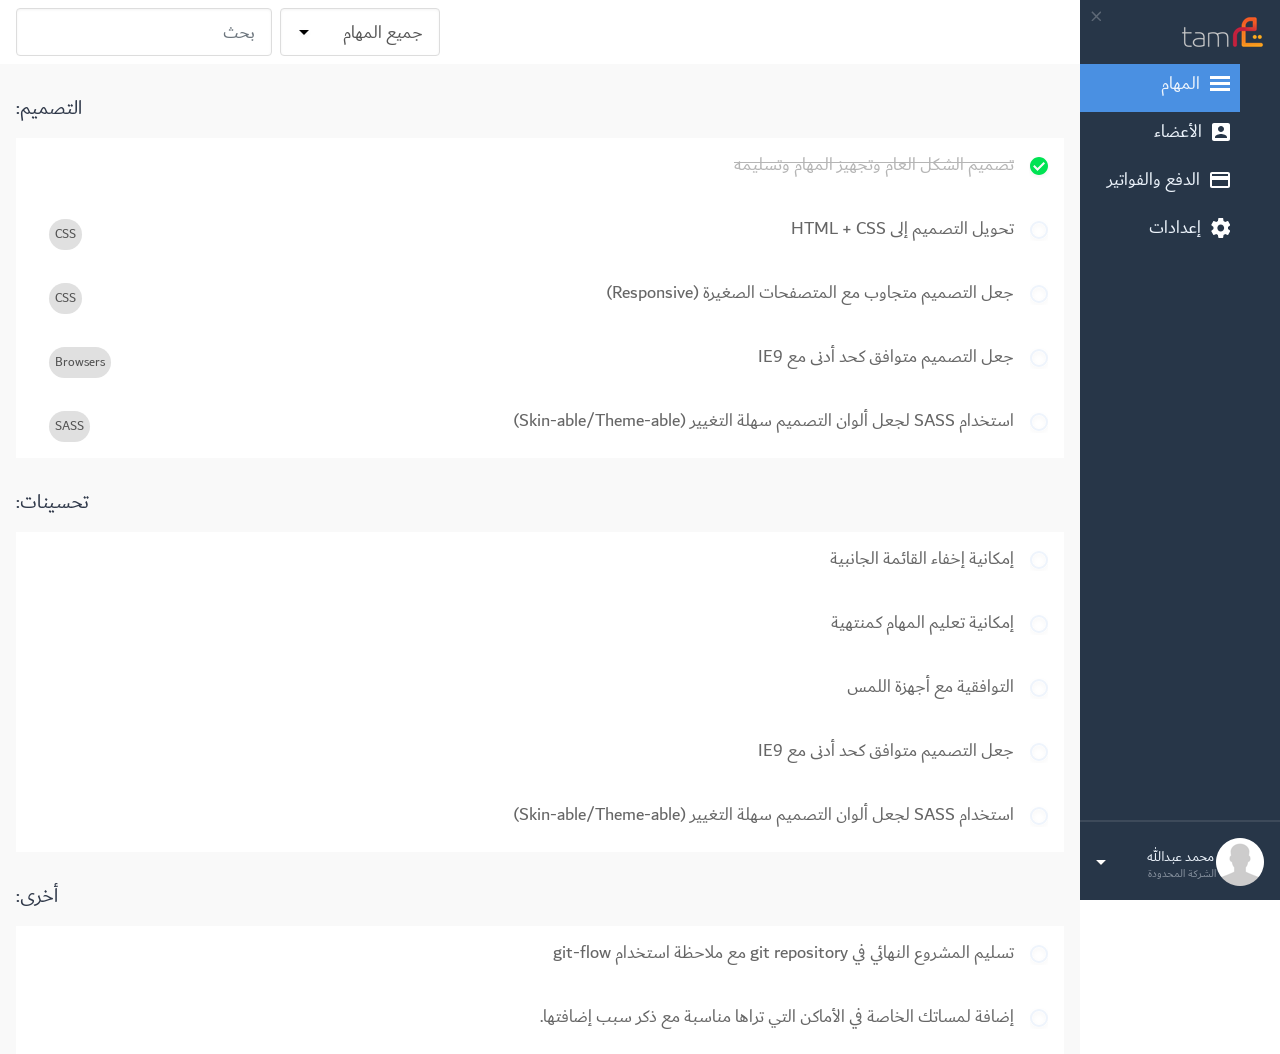
<file: todo.html>
<!DOCTYPE html>
<html lang="ar">

    <head>
        <meta charset="utf-8">
        <meta http-equiv="X-UA-Compatible" content="IE=9">
        <meta name="viewport" content="width=device-width, initial-scale=1">
        <title>Todo</title>
        <!-- CSS only -->
        <link rel="stylesheet" href="https://stackpath.bootstrapcdn.com/bootstrap/4.5.0/css/bootstrap.min.css" integrity="sha384-9aIt2nRpC12Uk9gS9baDl411NQApFmC26EwAOH8WgZl5MYYxFfc+NcPb1dKGj7Sk" crossorigin="anonymous">
        <link rel="stylesheet" href="https://cdn.rtlcss.com/bootstrap/v4.2.1/css/bootstrap.min.css" integrity="sha384-vus3nQHTD+5mpDiZ4rkEPlnkcyTP+49BhJ4wJeJunw06ZAp+wzzeBPUXr42fi8If" crossorigin="anonymous">
        <link rel="stylesheet" href="./style/style.css">
        <link rel="stylesheet" href="./style/todo.css">
    </head>

    <body>
        <!-- START container  HERE-->
        <div class="todo-container">


            <!-- START sidebar  HERE-->
            <div class="sidebar" id="sidebar">
                <nav id="navbar"class="navbar navbar-expand-lg navbar-light bg-light sidebar ">
                    <div class="d-flex flex-sm-row justify-content-between w-100">
                        <img src="./assets/logo.png" alt="ATM" class="navbar-brand logo">
                        <button class="navbar-toggler close-sidebar" type="button" data-toggle="collapse" data-target="#navbarSupportedContent" aria-controls="navbarSupportedContent" aria-expanded="false" aria-label="Toggle navigation">
                            <span class="navbar-toggler-icon"></span>
                        </button>
                        <div class="icon-close" id="close-sidebar" onclick="closeSideBar()"></div>
                    </div>
                    <div class="collapse navbar-collapse " id="navbarSupportedContent">
                        <ul class="navbar-nav mr-auto w-100 flex-column">
                            <li class="sub-btn active">
                                <a href="#">
                                <div class="icon-list "></div>
                                 <div>
                                     <h4>المهام</h4>
                                 </div>
                                 <div class="icon-arrow-left"></div>
                                </a>
                             </li>

                             <li class="sub-btn">
                                <a href="#">
                                 <div class="icon-user"></div>
                                 <div>
                                     <h4>الأعضاء</h4>
                                 </div>
                                </a>
                             </li>
                             
                             <li class="sub-btn">
                                <a href="#">
                                 <div class="icon-credit"></div>
                                 <div>
                                     <h4>الدفع والفواتير</h4>
                                 </div>
                                </a>
                             </li>

                             <li class="sub-btn">
                                <a href="#">
                                 <div class="icon-settings"></div>
                                 <div>
                                     <h4>إعدادات</h4>
                                 </div>
                                </a>
                             </li>

                        </ul>

                        <div class="form-inline  user-account">
                            <div>
                                <img src="./assets/avatar.png" alt="profile-image" height="48px" width="48px">
                                <div>
                                    <h4>محمد عبدالله</h4>
                                    <h6>الشركة المحدودة</h6>
                                </div>
                            </div>
                            <div>
                                <img class="icon-arrow-down" src="./assets/icon-arrow-down-small.png" alt="arrow-down">
                            </div>
                        </div>
                    </div>
                </nav>
            </div>
            <!-- START sidebar  HERE-->

                        <!-- --- ---- --- --- --- -- -->

            <!-- START main  HERE-->
            <main>

                <!-- START header  HERE-->
                <header class="header" id="header">
                    <div class="sub-header">
                        <select class="form-control task-field" name="tasks" id="tasks">
                            <option value="جميع المهام">جميع المهام</option>
                        </select>
                        <input class="form-control search-field" type="text" id="search" name="search" placeholder="بحث"/>
                    </div>
                </header>
                <!-- END header HERE--> 

                        <!-- ---  -->

                <!-- START section  HERE-->
                <section class="section "> 
                   
                    <!-- START todo  HERE-->
                    <div class="todo">
                        
                        <div>
                            <h2 class="title">التصميم:</h2>
                        </div>


                        <!-- START todo-info  HERE-->
                        <div class="todo-info">
                            
                            <div class="box">
                                <div class="sub-box">
                                    <div class="check"> 
                                        <div class="icon-check"></div>
                                    </div>
                                    <div class="sub-title">
                                       <h3 style="text-decoration: line-through;color:#B5B5B5"> تصميم الشكل العام وتجهيز المهام وتسليمه</h3>
                                    </div>
                                </div>
                                
                                <div class="none">
                                    <h5>CSS</h5>
                                </div>
                            </div>

                            <div class="box">
                                <div class="sub-box">
                                    <div class="check"> 
                                        <div class="icon-uncheck"></div>
                                    </div>
                                    <div class="sub-title">
                                       <h3>تحويل التصميم إلى HTML + CSS </h3>
                                    </div>
                                </div>
                                
                                <div class="type">
                                    <h5>CSS</h5>
                                </div>
                            </div>

                            <div class="box">
                                <div class="sub-box">
                                    <div class="check"> 
                                        <div class="icon-uncheck"></div>
                                    </div>
                                    <div class="sub-title">
                                       <h3>جعل التصميم متجاوب مع المتصفحات الصغيرة (Responsive)</h3>
                                    </div>
                                </div>
                                
                                <div class="type">
                                    <h5>CSS</h5>
                                </div>
                            </div>


                            <div class="box">
                                <div class="sub-box">
                                    <div class="check"> 
                                        <div class="icon-uncheck"></div>
                                    </div>
                                    <div class="sub-title">
                                       <h3>جعل التصميم متوافق كحد أدنى مع IE9</h3>
                                    </div>
                                </div>
                                
                                <div class="type">
                                    <h5>Browsers</h5>
                                </div>
                            </div>

                             <div class="box">
                                <div class="sub-box">
                                    <div class="check"> 
                                        <div class="icon-uncheck"></div>
                                    </div>
                                    <div class="sub-title">
                                       <h3>استخدام SASS لجعل ألوان التصميم سهلة التغيير (Skin-able/Theme-able)</h3>
                                    </div>
                                </div>
                                
                                <div class="type">
                                    <h5>SASS</h5>
                                </div>
                            </div>

                        </div>
                        <!-- END todo-info  HERE-->


                    </div>
                    <!-- END todo  HERE-->


                    <!-- START todo  HERE-->
                    <div class="todo">
                        
                        <div>
                            <h2 class="title">تحسينات:</h2>
                        </div>


                        <!-- START todo-info  HERE-->
                        <div class="todo-info">
                            
                            <div class="box">
                                <div class="sub-box">
                                    <div class="check"> 
                                        <div class="icon-uncheck"></div>
                                    </div>
                                    <div class="sub-title">
                                       <h3 >إمكانية إخفاء القائمة الجانبية</h3>
                                    </div>
                                </div>
                                
                               
                            </div>

                            <div class="box">
                                <div class="sub-box">
                                    <div class="check"> 
                                        <div class="icon-uncheck"></div>
                                    </div>
                                    <div class="sub-title">
                                       <h3>إمكانية تعليم المهام كمنتهية</h3>
                                    </div>
                                </div>
                                
                                
                            </div>

                            <div class="box">
                                <div class="sub-box">
                                    <div class="check"> 
                                        <div class="icon-uncheck"></div>
                                    </div>
                                    <div class="sub-title">
                                       <h3>التوافقية مع أجهزة اللمس</h3>
                                    </div>
                                </div>
                                
                               
                            </div>


                            <div class="box">
                                <div class="sub-box">
                                    <div class="check"> 
                                        <div class="icon-uncheck"></div>
                                    </div>
                                    <div class="sub-title">
                                       <h3>جعل التصميم متوافق كحد أدنى مع IE9</h3>
                                    </div>
                                </div>
                                
                                
                            </div>

                             <div class="box">
                                <div class="sub-box">
                                    <div class="check"> 
                                        <div class="icon-uncheck"></div>
                                    </div>
                                    <div class="sub-title">
                                       <h3>استخدام SASS لجعل ألوان التصميم سهلة التغيير (Skin-able/Theme-able)</h3>
                                    </div>
                                </div>
                                
                               
                            </div>

                        </div>
                        <!-- END todo-info  HERE-->


                        
                    </div>
                    <!-- END todo  HERE-->


                    <!-- START todo  HERE-->
                    <div class="todo">
                        
                        <div>
                            <h2 class="title">أخرى:</h2>
                        </div>


                        <!-- START todo-info  HERE-->
                        <div class="todo-info">
                            
                            <div class="box">
                                <div class="sub-box">
                                    <div class="check"> 
                                        <div class="icon-uncheck"></div>
                                    </div>
                                    <div class="sub-title">
                                       <h3>تسليم المشروع النهائي في git repository مع ملاحظة استخدام git-flow</h3>
                                    </div>
                                </div>
                                
                               
                            </div>

                            <div class="box">
                                <div class="sub-box">
                                    <div class="check"> 
                                        <div class="icon-uncheck"></div>
                                    </div>
                                    <div class="sub-title">
                                       <h3>إضافة لمساتك الخاصة في الأماكن التي تراها مناسبة مع ذكر سبب إضافتها.</h3>
                                    </div>
                                </div>
                                
                                
                            </div>

                        </div>   
                        <!-- END todo-info  HERE-->


                        
                    </div>
                    <!-- END todo  HERE-->
                </section>
                <!-- END section  HERE-->

            </main>
            <!-- END main  HERE-->


                    

        </div>
        <!-- END container  HERE-->

        <!-- JS, Popper.js, and jQuery -->
        <script src="https://code.jquery.com/jquery-3.5.1.slim.min.js" integrity="sha384-DfXdz2htPH0lsSSs5nCTpuj/zy4C+OGpamoFVy38MVBnE+IbbVYUew+OrCXaRkfj" crossorigin="anonymous"></script>
        <script src="https://cdn.jsdelivr.net/npm/popper.js@1.16.0/dist/umd/popper.min.js" integrity="sha384-Q6E9RHvbIyZFJoft+2mJbHaEWldlvI9IOYy5n3zV9zzTtmI3UksdQRVvoxMfooAo" crossorigin="anonymous"></script>
        <script src="https://stackpath.bootstrapcdn.com/bootstrap/4.5.0/js/bootstrap.min.js" integrity="sha384-OgVRvuATP1z7JjHLkuOU7Xw704+h835Lr+6QL9UvYjZE3Ipu6Tp75j7Bh/kR0JKI" crossorigin="anonymous"></script>
        <!-- the link to main.js file  -->
        <script src="./javascript/main.js"></script>
        <!-- Latest compiled and minified JavaScript -->
        <script src="https://cdn.rtlcss.com/bootstrap/v4.2.1/js/bootstrap.min.js" integrity="sha384-a9xOd0rz8w0J8zqj1qJic7GPFfyMfoiuDjC9rqXlVOcGO/dmRqzMn34gZYDTel8k" crossorigin="anonymous"></script>
    </body>

</html>
</file>
<file: style/style.css>
body{
    direction: rtl;
}

/* START Nav*/
.sidebar {
    background-color: #273648 !important;
    padding: 0;
}

.logo {
    width: 83px;
    height: 32px;
    margin: 16px 16px 16px auto;
    opacity: 100%;
    padding: 0;
    cursor: pointer;
}

.sub-btn {
    width: 200px;
    height: 48px;
}
.sub-btn a{
    display: flex;
    align-items: center;
    margin: 9px 10px 9px 0px;
    position: relative;
}
.sub-btn  h4{
   
    font-size: 18px;
    color: #EDF4FC;
    margin: 0 10px 0 0;
    
}

.icon-list {
    background: url('../assets/icon-list.svg');
    height: 15px;
    width: 20px;
}
.icon-user{
    background: url('../assets/icon-user.svg');
    height: 18px;
    width: 18px;
}

.icon-credit{
    background: url('../assets/icon-creditcard.svg');
    height: 16px;
    width: 20px;
}

.icon-settings {
    background: url('../assets/icon-settings.svg');
    height: 20px;
    width: 19.5px;
}

.icon-arrow-down {
    background: url('../assets/icon-arrow-down-small-dark.svg');
    height: 16px;
    width: 16px;
    margin-left: 13px;
}

.icon-arrow-left-open {
    background: url('../assets/icon-arrow-left.svg');
    height: 16px;
    width: 16px;
    position: absolute;
    top: 5px;
    left: 12px;
    
}

.icon-arrow-left-open{
    background: url('../assets/icon-arrow-left\ copy.svg');
    position: absolute;
    right: 0px;
    top: 25px;
    height: 50px;
    width: 16px;
    left: 0;
    z-index: 99;
    background-repeat: no-repeat;
}

.user-account h4{
    width: 70px;
    height: 24px;
    font-family: Dubai-Medium;
    font-size: 14px;
    color: #EDF4FC;
    margin: 0;
}
.user-account h6{
    width: 69px;
    height: 18px;
    font-size: 11px;
    color: rgba(237,244,252,0.50);
    margin: 0;
}
.user-account h4 {
    margin: -5px 1px;
}

.active {
    background-color: #4A90E2;
}
/* END Nav */
/* ---- */

/* START main-Header */
.header{
    height: 64px;
    background-color:#FFFFFF;
    display: flex;
    flex-direction: row;
    justify-content: flex-end;
    align-items: center;
    width: 100%;
    margin-top: 0;
}

.sub-header{
    display: flex;
    margin-left: 8px;
    align-items: center;
    justify-content: center;
}

.task-field{
    background: #FFFFFF;
    border: 1px solid #DDDDDD;
    box-shadow: inset 0 1px 3px 0 rgba(0,0,0,0.05);
    border-radius: 4px;
    height: 48px;
    width: 160px;
    padding: 9px 16px;
    font-family: Dubai-Regular;
    font-size: 18px;
    color: #565656;
    cursor: pointer;
}

.task-field{
    -webkit-appearance: none;
    -moz-appearance: none;
    appearance: none;      
    background: url('../assets/icon-arrow-down-small-dark.svg') no-repeat left;  
    padding-left: 10px;
    background-position-x: 15px;

} 

.search-field {
    font-family: Dubai-Regular;
    font-size: 18px;
    color: #B5B5B5;
    background: #FFFFFF;
    border: 1px solid #DDDDDD;
    box-shadow: inset 0 1px 3px 0 rgba(0,0,0,0.05);
    border-radius: 4px;
    padding: 9px 16px 9px 26.7px;
    width: 256px;
    height: 48px;
    margin: 8px ;
    cursor: pointer;
}


/* END main-Header */


/* ---- */
/*  START main - section  */
main {
    width: 100%;
    background-color: #F9F9F9;
}
.title{
    height: 34px;
    font-size: 20px;
   
    margin-bottom: 8px;
}
.section {
    margin: 0 16px;
}
.todo-info{
    background-color: #FFFFFF;
}
.todo-info .box {
    height: 64px;
    display: flex;
    justify-content: space-between;
}

.todo > div > h2{
    margin-top: 32px
}
.sub-box{
    padding: 16px 13px 18px 99px;
    display: flex;
    flex-direction: row;
}
.check{
    margin-left: 13px;
    margin-bottom: 21px;
}
.icon-check{
    height: 24px;
    width: 24px;
    background: url('../assets/icon-check.svg');
}
.icon-uncheck{
    height: 24px;
    width: 24px;
    background: url('../assets/icon-uncheck.svg');
}
.sub-title{
    height: 30px;
    max-width: 643px;
}

.sub-title > h3 {
    font-size: 18px;
    color: #666666;
    font-family: Dubai-Regular;
    font-size: 18px;
    color: rgba(102,102,102,0.50);
}

.type{
    margin: 17px 36px 23px 33px;
    background: #E0E0E0;
    border-radius: 100px;
    font-family: Dubai-Regular;
    font-size: 13px;
    color: #535353;
    line-height: 15px;
    padding: 8px 6px;
    height: 31px;
}
.type > h5 {
    height: 15px;
    font-family: Dubai-Regular;
    font-size: 13px;
    color: #535353;
    line-height: 15px;
}
.none {
    display: none;
}
.invisible {
    visibility: hidden;
}
/* END main - section  */




 /* Small devices*/
@media (min-width: 300px) { 
    .sub-btn {
        width: 100%;
    }
    .todo-container {
        display: block
    }
    .sidebar{
        width: 100%;
        
    }
    .user-account{
        border-top: 2px solid #3D4A5A;
        padding: 16px 16px 16px 0px;
        justify-content: space-between;
        width: 100%;
        height: 80px;      
            
    }
    /* The div of profile image */
    .user-account > div {
        display: flex;
        justify-content: space-between;
        align-items: flex-end;
        text-align: center;
    }
    .icon-close{
        display: none;
    }
    .header{
        flex-direction: column;
        height: auto;
        margin: 10px;
        margin: 10px 0;
    }
    .sub-header{
        flex-direction: column;
        width: 100%;
    }
    .sub-box{
        padding: 16px 13px 18px 5px;
    }
    .sub-title h3 {
        font-size: 16px;
    }
 }
 /* Medium devices  */
@media (min-width: 668px) { 
    .sidebar{
        min-width: 200px;
        max-width: 200px;
        transition:300ms linear;
    }
    .navbar{
        width: 200px;
        overflow: hidden;
        display: flex;
        flex-direction: column;
        /*  */
        position: fixed;
        display: block;
        top: 0;
        right: 0;
        height: 100%;
    }
    .nav-item{
        padding: 9px 10px 9px 0;
        cursor: pointer;
    }
    .todo-container{
        display: flex;
        justify-content: flex-start;
        align-items: flex-start;
    }

    /* overritew the css of bootstrap to make the nabbar-collapse as block */
    .collapse{
        display: block !important;
        display: flex !important;
        flex-direction: column;
        align-items: flex-start;
        justify-content: space-between;
        height: calc(100% - 80px + 16px)
    }
    .close-sidebar{
        display: none;
    }
    

    .icon-close {
        background: url('../assets/icon-close.svg');
        height: 9.3px;
        width: 9.3px;
        position: absolute;
        top: 11.3px;
        left: 11.3px;
        display: block
    }

    .header{
        height: 64px;
        background-color:#FFFFFF;
        display: flex;
        flex-direction: row;
        justify-content: flex-end;
        align-items: center;
        width: 100%;
        margin-top: 0;
    }
    
    .sub-header{
        display: flex;
        margin-left: 8px;
        align-items: center;
        justify-content: center;
        flex-direction: row;
        width: auto;
    }
    
}
 /* Large devices */
@media (min-width: 992px) { 
    
 }
</file>
<file: style/todo.css>
@font-face {
  font-family: 'Dubai-Regular';
  src: url("../dubai-cufonfonts/Dubai-Regular.ttf");
}

@font-face {
  font-family: 'Dubai-Medium';
  src: url("../dubai-cufonfonts/Dubai-Regular.ttf");
}

.title {
  font-family: "Dubai-Medium";
  color: #30394A;
}

.sub-title > h3 {
  color: #666666;
  font-family: "Dubai-Regular";
  font-size: 18px;
}

.sub-btn h4 {
  font-family: "Dubai-Medium";
}

.user-account h6 {
  font-family: "Dubai-Medium";
}
/*# sourceMappingURL=todo.css.map */
</file>
